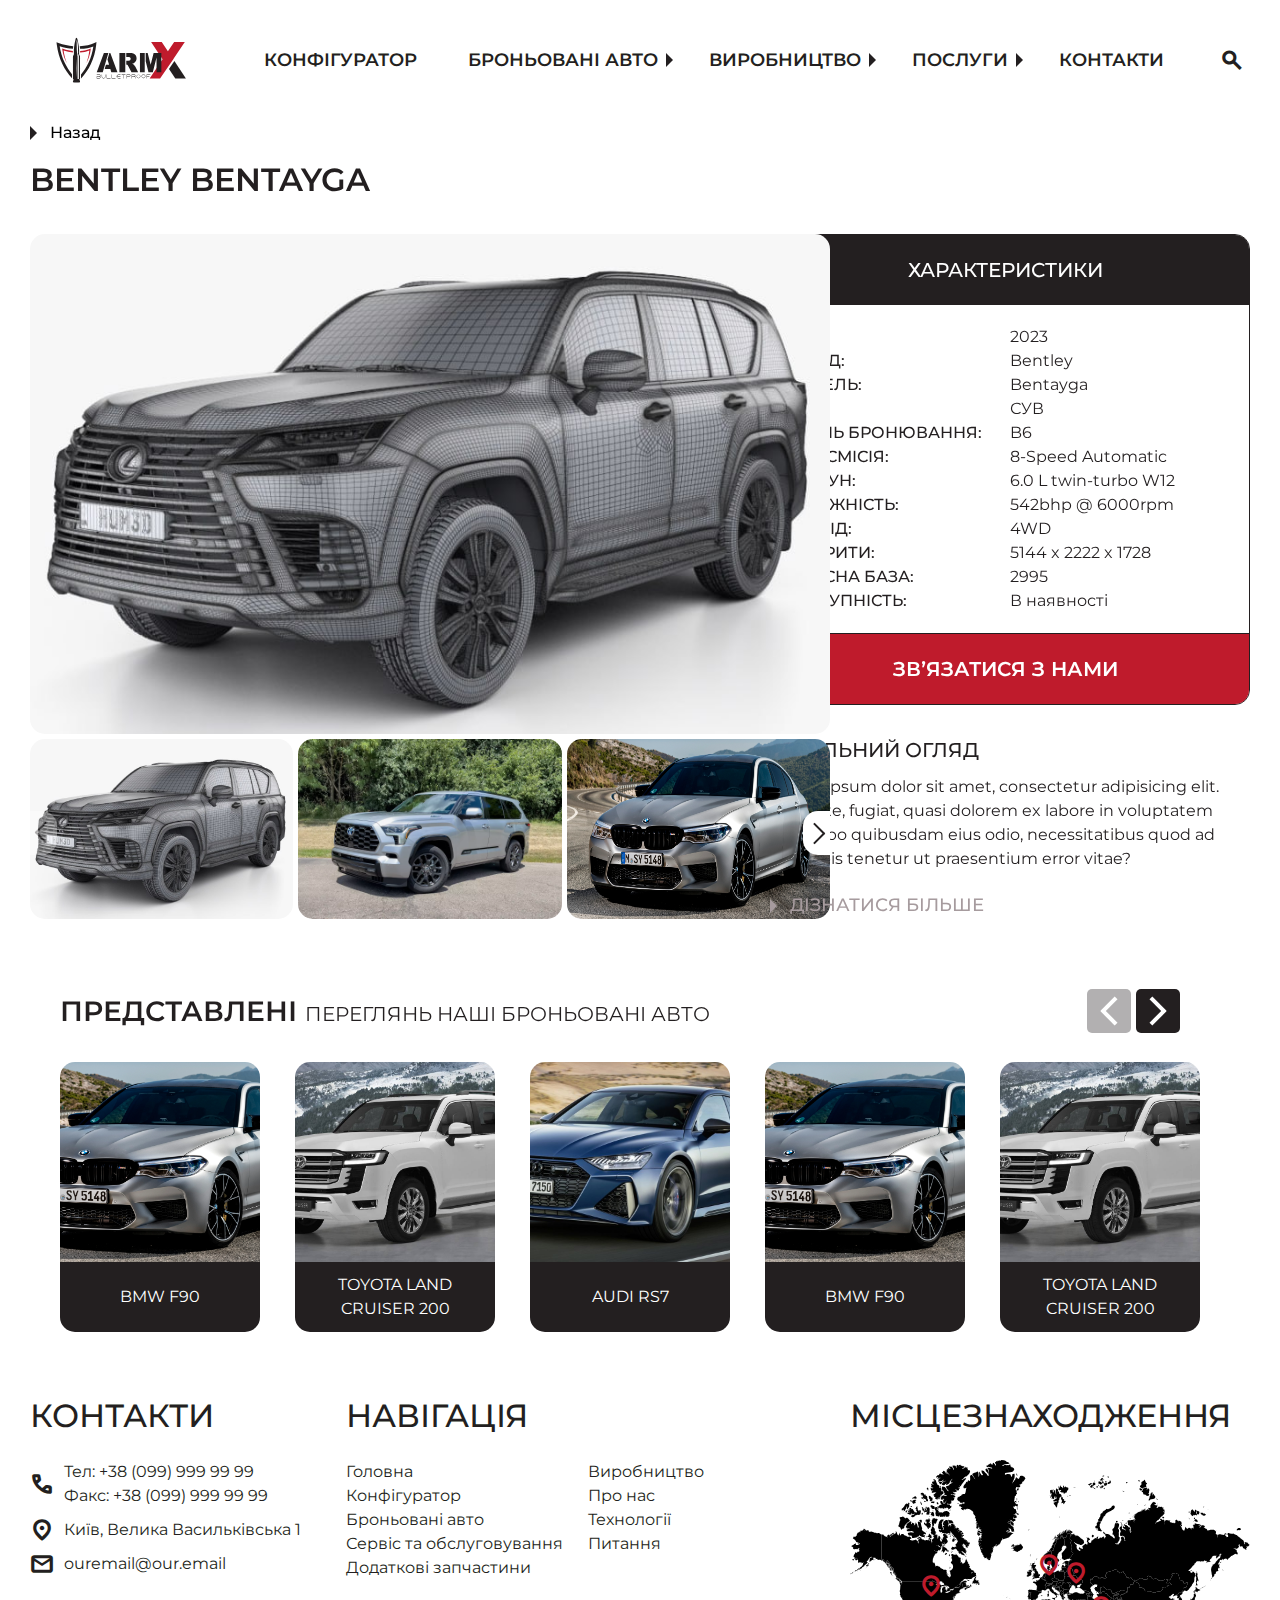
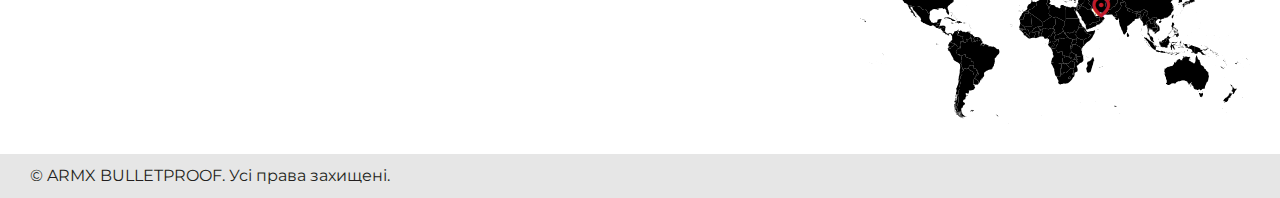
<file: car.html>
<!DOCTYPE html>
<html lang="en">
<head>
    <meta charset="UTF-8">
    <meta http-equiv="X-UA-Compatible" content="IE=edge">
    <meta name="viewport" content="width=device-width, initial-scale=1.0">
    <link rel="preconnect" href="https://fonts.googleapis.com">
    <link rel="preconnect" href="https://fonts.gstatic.com" crossorigin>
    <link rel="icon" type="image/x-icon" href="img/logo.svg" sizes="16x16 32x32">
    <link href="https://fonts.googleapis.com/css2?family=Montserrat:wght@400;500;600;700&display=swap" rel="stylesheet">
    <link rel="stylesheet" href="https://fonts.googleapis.com/css2?family=Material+Symbols+Outlined:opsz,wght,FILL,GRAD@48,400,0,0" />
    <link rel="stylesheet" href="https://cdn.jsdelivr.net/npm/swiper@10/swiper-bundle.min.css"/>
    <link rel="stylesheet" href="css/style.min.css">
    <title>Car</title>
</head>

<body>
    <div class="contact">
    <div class="contact__bg"></div>
    <form action="" class="contact__form">
        <div class="contact__cross"><span></span></div>
        <div class="contact__title">Звʼязатися з нами</div>
        <input type="text" class="contact__input" placeholder="Імʼя (Обовʼязково)">
        <input type="text" class="contact__input" placeholder="+38 (099) 999 99 99">
        <input type="text" class="contact__input" placeholder="Пошта (Обовʼязково)">
        <textarea class="contact__textarea" placeholder="Повідомлення (За бажанням)"></textarea>
        <button type="submit" class="contact__button">Відправити</button>
    </form>
</div>

<div class="contact__open"><span></span><p>Звʼязатися</p></div>
    <header class="header">
    <div class="header__container">
        <div class="header__lower">
            <a href="/carsFirst" class="header__logo"><img src="img/logo.svg" alt="logo" class="header__logo" width="250" height="50"></a>
            <nav class="nav">
                <!-- <a href="/carsFirst" class="nav__item"><p>головна</p></a> -->
                <a href="/carsFirst/configurator.html" class="nav__item"><p>конфігуратор</p></a>
                <div class="nav__item-special">
                    <a href="/carsFirst/vehicles.html" class="nav__item-special-a" data-main="1">броньовані авто<p></p></a>
                    <div class="nav__special" data-menu="1">
                        <div class="nav__special-left_vehicles">
                            <div class="nav__special-types">
                                <a href="#" class="nav__special-type" data-submenu="sedan">седан</a>
                                <div class="nav__special-right_vehicles-mobile" data-mobile="sedan">
                                    <a href="#" class="nav__special-item_vehicles">
                                        <div class="nav__special-text_vehicles">chevy corvette</div>
                                    </a>
                                    <a href="#" class="nav__special-item_vehicles">
                                        <div class="nav__special-text_vehicles">mistubishi outlander</div>
                                    </a>
                                    <a href="#" class="nav__special-item_vehicles">
                                        <div class="nav__special-text_vehicles">nissan juke</div>
                                    </a>
                                    <a href="#" class="nav__special-item_vehicles">
                                        <div class="nav__special-text_vehicles">tesla model s plaid</div>
                                    </a>
                                    <a href="#" class="nav__special-item_vehicles">
                                        <div class="nav__special-text_vehicles">toyota tundra</div>
                                    </a>
                                    <a href="#" class="nav__special-item_vehicles">
                                        <div class="nav__special-text_vehicles">form transit</div>
                                    </a>
                                    <a href="#" class="nav__special-item_vehicles">
                                        <div class="nav__special-text_vehicles">chevy corvette</div>
                                    </a>
                                    <a href="#" class="nav__special-item_vehicles">
                                        <div class="nav__special-text_vehicles">mistubishi outlander</div>
                                    </a>
                                    <a href="#" class="nav__special-item_vehicles">
                                        <div class="nav__special-text_vehicles">nissan juke</div>
                                    </a>
                                    <a href="#" class="nav__special-item_vehicles">
                                        <div class="nav__special-text_vehicles">tesla model s plaid</div>
                                    </a>
                                    <a href="#" class="nav__special-item_vehicles">
                                        <div class="nav__special-text_vehicles">toyota tundra</div>
                                    </a>
                                    <a href="#" class="nav__special-item_vehicles">
                                        <div class="nav__special-text_vehicles">form transit</div>
                                    </a>
                                    <a href="#" class="nav__special-item_vehicles">
                                        <div class="nav__special-text_vehicles">chevy corvette</div>
                                    </a>
                                    <a href="#" class="nav__special-item_vehicles">
                                        <div class="nav__special-text_vehicles">mistubishi outlander</div>
                                    </a>
                                    <a href="#" class="nav__special-item_vehicles">
                                        <div class="nav__special-text_vehicles">nissan juke</div>
                                    </a>
                                    <a href="#" class="nav__special-item_vehicles">
                                        <div class="nav__special-text_vehicles">tesla model s plaid</div>
                                    </a>
                                    <a href="#" class="nav__special-item_vehicles">
                                        <div class="nav__special-text_vehicles">toyota tundra</div>
                                    </a>
                                    <a href="#" class="nav__special-item_vehicles">
                                        <div class="nav__special-text_vehicles">form transit</div>
                                    </a>
                                </div>
                                <a href="#" class="nav__special-type" data-submenu="suv">сув</a>
                                <div class="nav__special-right_vehicles-mobile" data-mobile="suv">
                                    <a href="#" class="nav__special-item_vehicles">
                                        <div class="nav__special-text_vehicles">chevy corvette</div>
                                    </a>
                                    <a href="#" class="nav__special-item_vehicles">
                                        <div class="nav__special-text_vehicles">mistubishi outlander</div>
                                    </a>
                                    <a href="#" class="nav__special-item_vehicles">
                                        <div class="nav__special-text_vehicles">nissan juke</div>
                                    </a>
                                    <a href="#" class="nav__special-item_vehicles">
                                        <div class="nav__special-text_vehicles">tesla model s plaid</div>
                                    </a>
                                    <a href="#" class="nav__special-item_vehicles">
                                        <div class="nav__special-text_vehicles">toyota tundra</div>
                                    </a>
                                    <a href="#" class="nav__special-item_vehicles">
                                        <div class="nav__special-text_vehicles">form transit</div>
                                    </a>
                                </div>
                                <a href="#" class="nav__special-type" data-submenu="minivan">мінівен</a>
                                <div class="nav__special-right_vehicles-mobile" data-mobile="minivan">
                                    <a href="#" class="nav__special-item_vehicles">
                                        <div class="nav__special-text_vehicles">chevy corvette</div>
                                    </a>
                                    <a href="#" class="nav__special-item_vehicles">
                                        <div class="nav__special-text_vehicles">mistubishi outlander</div>
                                    </a>
                                    <a href="#" class="nav__special-item_vehicles">
                                        <div class="nav__special-text_vehicles">nissan juke</div>
                                    </a>
                                    <a href="#" class="nav__special-item_vehicles">
                                        <div class="nav__special-text_vehicles">tesla model s plaid</div>
                                    </a>
                                    <a href="#" class="nav__special-item_vehicles">
                                        <div class="nav__special-text_vehicles">toyota tundra</div>
                                    </a>
                                    <a href="#" class="nav__special-item_vehicles">
                                        <div class="nav__special-text_vehicles">form transit</div>
                                    </a>
                                </div>
                            </div>
                            <a href="/carsFirst/vehicles.html" class="nav__special-type nav__special-type_all">усі</a>
                        </div>
                        <div class="nav__special-right_vehicles _submenu" data-content="sedan">
                            <a href="#" class="nav__special-item_vehicles">
                                <div class="nav__special-text_vehicles">chevy corvette</div>
                            </a>
                            <a href="#" class="nav__special-item_vehicles">
                                <div class="nav__special-text_vehicles">mistubishi outlander</div>
                            </a>
                            <a href="#" class="nav__special-item_vehicles">
                                <div class="nav__special-text_vehicles">nissan juke</div>
                            </a>
                            <a href="#" class="nav__special-item_vehicles">
                                <div class="nav__special-text_vehicles">tesla model s plaid</div>
                            </a>
                            <a href="#" class="nav__special-item_vehicles">
                                <div class="nav__special-text_vehicles">toyota tundra</div>
                            </a>
                            <a href="#" class="nav__special-item_vehicles">
                                <div class="nav__special-text_vehicles">form transit</div>
                            </a>
                            <a href="#" class="nav__special-item_vehicles">
                                <div class="nav__special-text_vehicles">chevy corvette</div>
                            </a>
                            <a href="#" class="nav__special-item_vehicles">
                                <div class="nav__special-text_vehicles">mistubishi outlander</div>
                            </a>
                            <a href="#" class="nav__special-item_vehicles">
                                <div class="nav__special-text_vehicles">nissan juke</div>
                            </a>
                            <a href="#" class="nav__special-item_vehicles">
                                <div class="nav__special-text_vehicles">tesla model s plaid</div>
                            </a>
                            <a href="#" class="nav__special-item_vehicles">
                                <div class="nav__special-text_vehicles">toyota tundra</div>
                            </a>
                            <a href="#" class="nav__special-item_vehicles">
                                <div class="nav__special-text_vehicles">form transit</div>
                            </a>
                            <a href="#" class="nav__special-item_vehicles">
                                <div class="nav__special-text_vehicles">chevy corvette</div>
                            </a>
                            <a href="#" class="nav__special-item_vehicles">
                                <div class="nav__special-text_vehicles">mistubishi outlander</div>
                            </a>
                            <a href="#" class="nav__special-item_vehicles">
                                <div class="nav__special-text_vehicles">nissan juke</div>
                            </a>
                            <a href="#" class="nav__special-item_vehicles">
                                <div class="nav__special-text_vehicles">tesla model s plaid</div>
                            </a>
                            <a href="#" class="nav__special-item_vehicles">
                                <div class="nav__special-text_vehicles">toyota tundra</div>
                            </a>
                            <a href="#" class="nav__special-item_vehicles">
                                <div class="nav__special-text_vehicles">form transit</div>
                            </a>
                        </div>
                        <div class="nav__special-right_vehicles" data-content="suv">
                            <a href="#" class="nav__special-item_vehicles">
                                <div class="nav__special-text_vehicles">chevy corvette</div>
                            </a>
                            <a href="#" class="nav__special-item_vehicles">
                                <div class="nav__special-text_vehicles">mistubishi outlander</div>
                            </a>
                            <a href="#" class="nav__special-item_vehicles">
                                <div class="nav__special-text_vehicles">nissan juke</div>
                            </a>
                            <a href="#" class="nav__special-item_vehicles">
                                <div class="nav__special-text_vehicles">tesla model s plaid</div>
                            </a>
                            <a href="#" class="nav__special-item_vehicles">
                                <div class="nav__special-text_vehicles">toyota tundra</div>
                            </a>
                            <a href="#" class="nav__special-item_vehicles">
                                <div class="nav__special-text_vehicles">form transit</div>
                            </a>
                        </div>
                        <div class="nav__special-right_vehicles" data-content="minivan">
                            <a href="#" class="nav__special-item_vehicles">
                                <div class="nav__special-text_vehicles">chevy corvette</div>
                            </a>
                            <a href="#" class="nav__special-item_vehicles">
                                <div class="nav__special-text_vehicles">mistubishi outlander</div>
                            </a>
                            <a href="#" class="nav__special-item_vehicles">
                                <div class="nav__special-text_vehicles">nissan juke</div>
                            </a>
                            <a href="#" class="nav__special-item_vehicles">
                                <div class="nav__special-text_vehicles">tesla model s plaid</div>
                            </a>
                            <a href="#" class="nav__special-item_vehicles">
                                <div class="nav__special-text_vehicles">toyota tundra</div>
                            </a>
                            <a href="#" class="nav__special-item_vehicles">
                                <div class="nav__special-text_vehicles">form transit</div>
                            </a>
                        </div>
                    </div>
                </div>
                <div class="nav__item-special">
                    <a href="#" class="nav__item-special-a" data-main="2">виробництво</a>
                    <div class="nav__special" data-menu="2">
                        <div class="nav__special-left">
                            <div class="nav__special-left_top">
                                <div class="nav__special-title">виробництво</div>
                                <div class="nav__special-desc">Lorem ipsum dolor sit amet consectetur adipisicing elit. Voluptatibus, aliquam. Omnis porro error suscipit quae esse doloremque recusandae expedita fugiat molestiae ipsam perspiciatis, pariatur voluptatibus magni aliquid ullam nemo nostrum.</div>
                            </div>
                            <a href="#" class="nav__special-button">дізнатись</a>
                        </div>
                        <div class="nav__special-right">
                            <a href="/carsFirst/services.html" class="nav__special-item">
                                <div class="nav__special-text">про нас</div>
                                <img src="img/armoring.png" alt="specifications">
                            </a>
                            <a href="/carsFirst/options.html" class="nav__special-item">
                                <div class="nav__special-text">технології</div>
                                <img src="img/armoring.png" alt="added options">
                            </a>
                            <a href="/carsFirst/faqs.html" class="nav__special-item">
                                <div class="nav__special-text">питання</div>
                                <img src="img/armoring.png" alt="knowledge base">
                            </a>
                        </div>
                    </div>
                </div>
                <div class="nav__item-special">
                    <a href="/carsFirst/services.html" class="nav__item-special-a" data-main="3">послуги</a>
                    <div class="nav__special" data-menu="3">
                        <div class="nav__special-left">
                            <div class="nav__special-left_top">
                                <div class="nav__special-title">послуги</div>
                                <div class="nav__special-desc">Lorem ipsum dolor sit amet consectetur adipisicing elit. Voluptatibus, aliquam. Omnis porro error suscipit quae esse doloremque recusandae expedita fugiat molestiae ipsam perspiciatis, pariatur voluptatibus magni aliquid ullam nemo nostrum.</div>
                            </div>
                            <a href="/carsFirst/services.html" class="nav__special-button">дізнатись</a>
                        </div>
                        <div class="nav__special-right">
                            <a href="/carsFirst/services.html" class="nav__special-item">
                                <div class="nav__special-tex nav__special-text_big">сервіс та<br>обслуговування</div>
                                <img src="img/armoring.png" alt="specifications">
                            </a>
                            <a href="/carsFirst/options.html" class="nav__special-item">
                                <div class="nav__special-text nav__special-text_big">додаткові<br>запчастини</div>
                                <img src="img/armoring.png" alt="added options">
                            </a>
                        </div>
                    </div>
                </div>
                <!-- <div class="nav__item-special">
                    <a href="#"class="nav__item-special-a" data-main="3">about</a>
                    <div class="nav__special" data-menu="3">
                        <div class="nav__special-left">
                            <div class="nav__special-left_top">
                                <div class="nav__special-title">about</div>
                                <div class="nav__special-desc">Lorem ipsum dolor sit amet consectetur adipisicing elit. Voluptatibus, aliquam. Omnis porro error suscipit quae esse doloremque recusandae expedita fugiat molestiae ipsam perspiciatis, pariatur voluptatibus magni aliquid ullam nemo nostrum.</div>
                            </div>
                            <a href="./about" class="nav__special-button">explore</a>
                        </div>
                        <div class="nav__special-right">
                            <a href="#" class="nav__special-item">
                                <div class="nav__special-text">the company</div>
                            </a>
                            <a href="#" class="nav__special-item">
                                <div class="nav__special-text">process</div>
                            </a>
                            <a href="#" class="nav__special-item">
                                <div class="nav__special-text">faqs</div>
                            </a>
                            <a href="#" class="nav__special-item">
                                <div class="nav__special-text">videos</div>
                            </a>
                            <a href="#" class="nav__special-item">
                                <div class="nav__special-text">locations</div>
                            </a>
                            <a href="#" class="nav__special-item">
                                <div class="nav__special-text">blog</div>
                            </a>
                        </div>
                    </div>
                </div> -->
                <div class="nav__item" id="headerContact"><p>контакти</p></div>
            </nav>
            <div class="header__search">
                <input class="header__search-input" type="text" placeholder="SEARCH">
                <button class="header__search-icon">
                    <span class="material-symbols-outlined">search</span>
                </button>
            </div>    
            <div class="burger"><span></span></div>
        </div>
    </div>
</header>
    <main class="main">
        <div class="car">
            <div class="car__container">
                <button class="car__back" type="button" onclick="history.go(-1)">Назад</button>
                <div class="car__title">Bentley Bentayga</div>
                <div class="car__content">
                    <div class="swiper car__slider">
                        <img class="car__slide-big" src="" alt="vehicle" loading="lazy">
                        <div class="swiper-wrapper car__wrapper">
                            <img class="swiper-slide car__slide" src="img/2023-09-04 12.12.22.jpg" alt="vehicle" loading="lazy">
                            <img class="swiper-slide car__slide" src="img/banner3.webp" alt="vehicle" loading="lazy">
                            <img class="swiper-slide car__slide" src="img/banner.webp" alt="vehicle" loading="lazy">
                            <img class="swiper-slide car__slide" src="img/banner2.jpeg" alt="vehicle" loading="lazy">
                            <img class="swiper-slide car__slide" src="img/vehicle.webp" alt="vehicle" loading="lazy">
                        </div>
                        <div class="swiper-button-prev car__button car__button-prev"></div>
                        <div class="swiper-button-next car__button car__button-next"></div>
                    </div>
                    <div class="car__right">
                        <div class="car__desc">
                            <div class="car__desc-title">характеристики</div>
                            <div class="car__desc-params">
                                <div class="car__desc-param">Рік:<span>2023</span></div>
                                <div class="car__desc-param">Бренд:<span>Bentley</span></div>
                                <div class="car__desc-param">Модель:<span>Bentayga</span></div>
                                <div class="car__desc-param">Тип:<span>СУВ</span></div>
                                <div class="car__desc-param">Рівень бронювання:<span>B6</span></div>
                                <div class="car__desc-param">Трансмісія:<span>8-Speed Automatic</span></div>
                                <div class="car__desc-param">Двигун:<span>6.0 L twin-turbo W12</span></div>
                                <div class="car__desc-param">Потужність:<span>542bhp @ 6000rpm</span></div>
                                <div class="car__desc-param">Привід:<span>4WD</span></div>
                                <div class="car__desc-param">Габарити:<span>5144 x 2222 x 1728</span></div>
                                <div class="car__desc-param">Колісна база:<span>2995</span></div>
                                <div class="car__desc-param">Доступність:<span>В наявності</span></div>
                            </div>
                            <button class="car__desc-button slider-contact">Звʼязатися з нами</button>
                        </div>
                        <div class="car__less">
                            <div class="car__less-title">Загальний огляд</div>
                            <div class="car__less-text">Lorem ipsum dolor sit amet, consectetur adipisicing elit. Sapiente, fugiat, quasi dolorem ex labore in voluptatem explicabo quibusdam eius odio, necessitatibus quod ad est nobis tenetur ut praesentium error vitae?</div>
                            <button class="car__less-button">Дізнатися більше</button>
                        </div>
                    </div>
                </div>
                <div class="car__more">Lorem ipsum dolor sit amet, consectetur adipisicing elit. Impedit qui magnam sit corrupti explicabo fugiat excepturi voluptas ad natus debitis sunt maxime laboriosam similique assumenda quae, eius nisi nemo necessitatibus temporibus sint ipsa asperiores non nihil. Accusamus fugiat asperiores placeat, eos debitis, quaerat fugit velit, omnis perferendis deleniti harum eaque odit! Excepturi obcaecati molestiae, odit explicabo inventore iusto dolorum adipisci facilis, commodi corporis ut hic perferendis unde sed fugiat mollitia sunt tempora sit praesentium numquam. Aspernatur magni facilis aperiam suscipit ipsum nihil quaerat, natus error minima dolores laudantium sint blanditiis consequatur architecto exercitationem nam perferendis labore veritatis? Numquam veniam eaque vero et fuga, odit cupiditate nobis exercitationem explicabo similique quos voluptas voluptates reprehenderit perferendis quis obcaecati harum pariatur est necessitatibus asperiores sed commodi ullam! Fugit ipsam ipsum neque a labore deserunt, nisi velit est vitae. Consequatur, culpa possimus. Quod neque odio architecto dolores eaque, ipsa quia nemo dicta. Accusantium alias autem ab quis reiciendis explicabo temporibus accusamus minima. Neque quae voluptatibus ipsa, repellat amet nam dolore consequuntur fugiat! Placeat possimus mollitia voluptates ad? Natus accusantium culpa quibusdam veniam officiis laborum, incidunt, ad, quasi voluptate earum iste ex. Ut quam voluptas incidunt consequatur. Quo, consectetur dolor delectus impedit maiores quis modi!</div>
                <div class="featured">
                    <div class="featured__container">
                        <div class="featured__top">
                            <div class="featured__title">Представлені <span>Переглянь наші броньовані авто</span></div>
                            <div class="featured__buttons">
                                <div class="swiper-button-prev featured__button featured__button-prev"></div>
                                <div class="swiper-button-next featured__button featured__button-next"></div>
                            </div>
                        </div>
                        <div class="swiper featured__slider-car">
                            <div class="swiper-wrapper featured__wrapper">
                                <a href="/carsFirst/car.html" class="swiper-slide featured__slide-car">
                                    <img src="img/banner.webp" alt="featured" loading="lazy">
                                    <div class="featured__text featured__text-car">bmw f90</div>
                                </a>
                                <a href="/carsFirst/car.html" class="swiper-slide featured__slide-car">
                                    <img src="img/banner2.jpeg" alt="featured" loading="lazy">
                                    <div class="featured__text featured__text-car">toyota land cruiser 200</div>
                                </a>
                                <a href="/carsFirst/car.html" class="swiper-slide featured__slide-car">
                                    <img src="img/banner3.jpeg" alt="featured" loading="lazy">
                                    <div class="featured__text featured__text-car">audi rs7</div>
                                </a>
                                <a href="/carsFirst/car.html" class="swiper-slide featured__slide-car">
                                    <img src="img/banner.webp" alt="featured" loading="lazy">
                                    <div class="featured__text featured__text-car">bmw f90</div>
                                </a>
                                <a href="/carsFirst/car.html" class="swiper-slide featured__slide-car">
                                    <img src="img/banner2.jpeg" alt="featured" loading="lazy">
                                    <div class="featured__text featured__text-car">toyota land cruiser 200</div>
                                </a>
                                <a href="/carsFirst/car.html" class="swiper-slide featured__slide-car">
                                    <img src="img/banner3.jpeg" alt="featured" loading="lazy">
                                    <div class="featured__text featured__text-car">audi rs7</div>
                                </a>
                                <a href="/carsFirst/car.html" class="swiper-slide featured__slide-car">
                                    <img src="img/banner3.jpeg" alt="featured" loading="lazy">
                                    <div class="featured__text featured__text-car">audi rs7</div>
                                </a>
                                <a href="/carsFirst/car.html" class="swiper-slide featured__slide-car">
                                    <img src="img/banner3.jpeg" alt="featured" loading="lazy">
                                    <div class="featured__text featured__text-car">audi rs7</div>
                                </a>
                            </div>
                          </div>
                    </div>
                </div>        
            </div>
        </div>
    </main>
    <footer class="footer">
    <div class="footer__container">
        <div class="footer__contact">
            <div class="footer__title">Контакти</div>
            <div class="footer__contact-texts">
                <div class="footer__contact-text">
                    <span class="material-symbols-outlined">call</span>
                    <p>
                        Тел: +38 (099) 999 99 99 <br>
                        Факс: +38 (099) 999 99 99
                    </p>
                </div>
                <div class="footer__contact-text"><span class="material-symbols-outlined">location_on</span>Київ, Велика Васильківська 1</div>
                <div class="footer__contact-text"><span class="material-symbols-outlined">mail</span>ouremail@our.email</div>
            </div>
        </div>
        <div class="footer__brands">
            <div class="footer__title">Навігація</div>
            <div class="footer__brands-content">
                <a href="/carsFirst" class="footer__brands-item">Головна</a>
                <a href="#" class="footer__brands-item">Виробництво</a>
                <a href="#" class="footer__brands-item">Конфігуратор</a>
                <a href="#" class="footer__brands-item">Про нас</a>
                <a href="/carsFirst/vehicles.html" class="footer__brands-item">Броньовані авто</a>
                <a href="#" class="footer__brands-item">Технології</a>
                <a href="/carsFirst/services.html" class="footer__brands-item">Сервіс та обслуговування</a>
                <a href="#" class="footer__brands-item">Питання</a>
                <a href="/carsFirst/options.html" class="footer__brands-item">Додаткові запчастини</a>
            </div>
        </div>
        <div class="footer__map">
            <div class="footer__title">Місцезнаходження</div>
            <div class="footer__map-content">
                <img class="footer__map-img" src="img/world.svg" alt="map">
                <div class="footer__map-location" id="locusa">
                    <div class="footer__map-country" data-country="usa">США</div>
                    <span class="material-symbols-outlined footer__map-icon" data-icon="usa">location_on</span>
                </div>
                <div class="footer__map-location" id="locukraine">
                    <div class="footer__map-country" data-country="ukraine">Україна</div>
                    <span class="material-symbols-outlined footer__map-icon" data-icon="ukraine">location_on</span>
                </div>
                <div class="footer__map-location" id="locuae">
                    <div class="footer__map-country" data-country="uae">ОАЕ</div>
                    <span class="material-symbols-outlined footer__map-icon" data-icon="uae">location_on</span>
                </div>
                <div class="footer__map-location" id="locgermany">
                    <div class="footer__map-country" data-country="germany">Німеччина</div>
                    <span class="material-symbols-outlined footer__map-icon" data-icon="germany">location_on</span>
                </div>
            </div>
        </div>
    </div>
</footer>
<div class="footer__bottom">
    <div class="footer__bottom-container">
        © ARMX BULLETPROOF. Усі права захищені.
    </div>
</div>
    <script src="https://cdn.jsdelivr.net/npm/swiper@10/swiper-bundle.min.js"></script>
    <script src="js/app.min.js"></script>
</body>
</html>
</file>
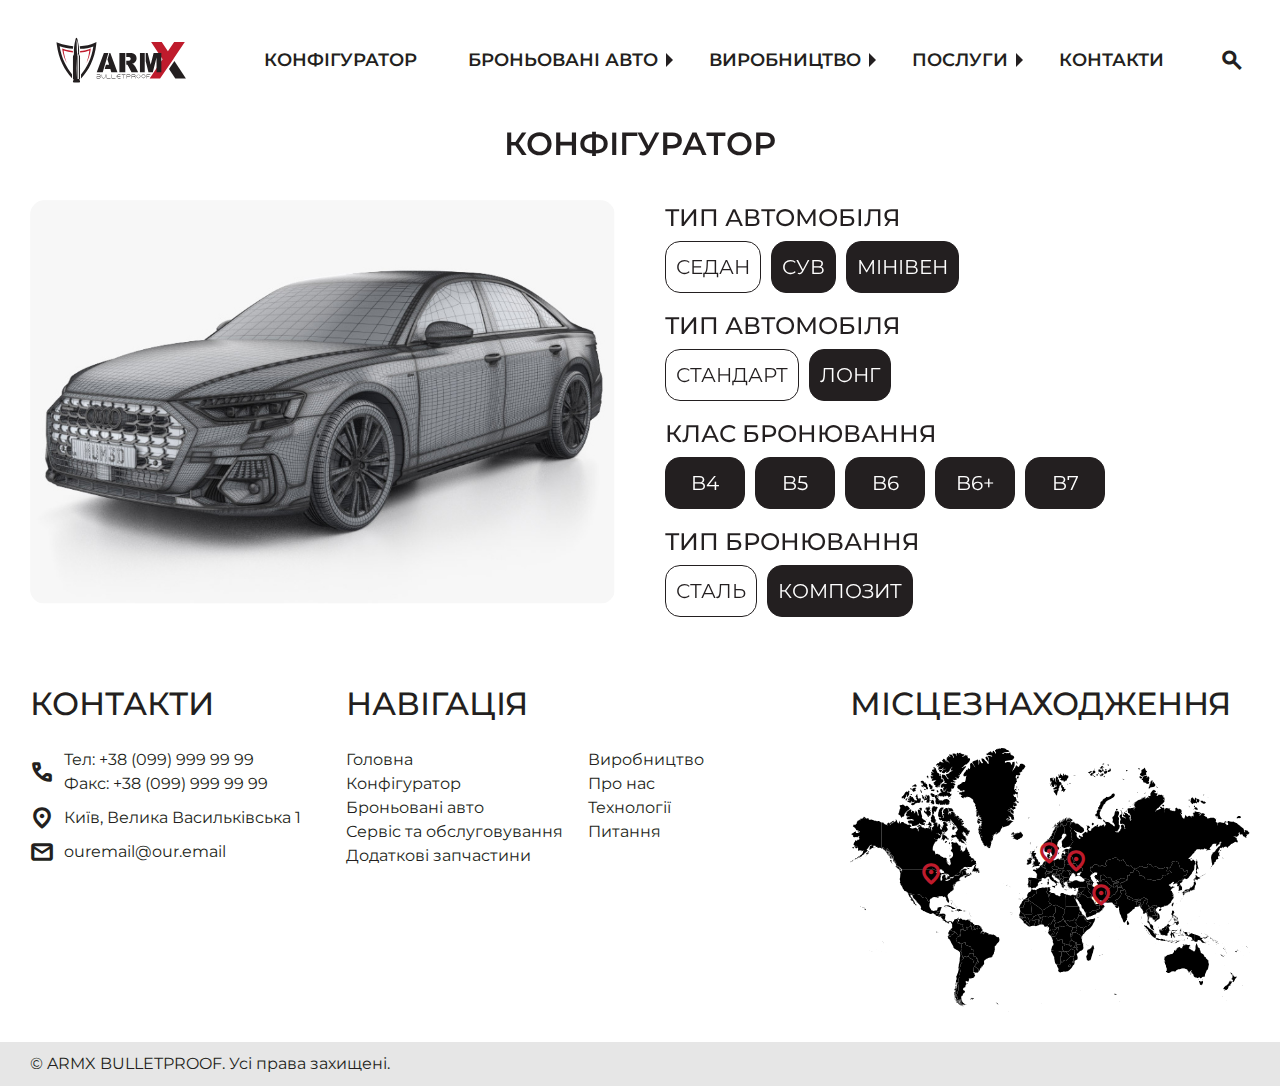
<file: configurator.html>
<!DOCTYPE html>
<html lang="en">
<head>
    <meta charset="UTF-8">
    <meta http-equiv="X-UA-Compatible" content="IE=edge">
    <meta name="viewport" content="width=device-width, initial-scale=1.0">
    <link rel="preconnect" href="https://fonts.googleapis.com">
    <link rel="preconnect" href="https://fonts.gstatic.com" crossorigin>
    <link rel="icon" type="image/x-icon" href="img/logo.svg" sizes="16x16 32x32">
    <link href="https://fonts.googleapis.com/css2?family=Montserrat:wght@400;500;600;700&display=swap" rel="stylesheet">
    <link rel="stylesheet" href="https://fonts.googleapis.com/css2?family=Material+Symbols+Outlined:opsz,wght,FILL,GRAD@48,400,0,0" />
    <link rel="stylesheet" href="https://cdn.jsdelivr.net/npm/swiper@10/swiper-bundle.min.css"/>
    <link rel="stylesheet" href="css/style.min.css">
    <title>CONFIGURATOR</title>
</head>

<body>
    <div class="contact">
    <div class="contact__bg"></div>
    <form action="" class="contact__form">
        <div class="contact__cross"><span></span></div>
        <div class="contact__title">Звʼязатися з нами</div>
        <input type="text" class="contact__input" placeholder="Імʼя (Обовʼязково)">
        <input type="text" class="contact__input" placeholder="+38 (099) 999 99 99">
        <input type="text" class="contact__input" placeholder="Пошта (Обовʼязково)">
        <textarea class="contact__textarea" placeholder="Повідомлення (За бажанням)"></textarea>
        <button type="submit" class="contact__button">Відправити</button>
    </form>
</div>

<div class="contact__open"><span></span><p>Звʼязатися</p></div>
    <header class="header">
    <div class="header__container">
        <div class="header__lower">
            <a href="/carsFirst" class="header__logo"><img src="img/logo.svg" alt="logo" class="header__logo" width="250" height="50"></a>
            <nav class="nav">
                <!-- <a href="/carsFirst" class="nav__item"><p>головна</p></a> -->
                <a href="/carsFirst/configurator.html" class="nav__item"><p>конфігуратор</p></a>
                <div class="nav__item-special">
                    <a href="/carsFirst/vehicles.html" class="nav__item-special-a" data-main="1">броньовані авто<p></p></a>
                    <div class="nav__special" data-menu="1">
                        <div class="nav__special-left_vehicles">
                            <div class="nav__special-types">
                                <a href="#" class="nav__special-type" data-submenu="sedan">седан</a>
                                <div class="nav__special-right_vehicles-mobile" data-mobile="sedan">
                                    <a href="#" class="nav__special-item_vehicles">
                                        <div class="nav__special-text_vehicles">chevy corvette</div>
                                    </a>
                                    <a href="#" class="nav__special-item_vehicles">
                                        <div class="nav__special-text_vehicles">mistubishi outlander</div>
                                    </a>
                                    <a href="#" class="nav__special-item_vehicles">
                                        <div class="nav__special-text_vehicles">nissan juke</div>
                                    </a>
                                    <a href="#" class="nav__special-item_vehicles">
                                        <div class="nav__special-text_vehicles">tesla model s plaid</div>
                                    </a>
                                    <a href="#" class="nav__special-item_vehicles">
                                        <div class="nav__special-text_vehicles">toyota tundra</div>
                                    </a>
                                    <a href="#" class="nav__special-item_vehicles">
                                        <div class="nav__special-text_vehicles">form transit</div>
                                    </a>
                                    <a href="#" class="nav__special-item_vehicles">
                                        <div class="nav__special-text_vehicles">chevy corvette</div>
                                    </a>
                                    <a href="#" class="nav__special-item_vehicles">
                                        <div class="nav__special-text_vehicles">mistubishi outlander</div>
                                    </a>
                                    <a href="#" class="nav__special-item_vehicles">
                                        <div class="nav__special-text_vehicles">nissan juke</div>
                                    </a>
                                    <a href="#" class="nav__special-item_vehicles">
                                        <div class="nav__special-text_vehicles">tesla model s plaid</div>
                                    </a>
                                    <a href="#" class="nav__special-item_vehicles">
                                        <div class="nav__special-text_vehicles">toyota tundra</div>
                                    </a>
                                    <a href="#" class="nav__special-item_vehicles">
                                        <div class="nav__special-text_vehicles">form transit</div>
                                    </a>
                                    <a href="#" class="nav__special-item_vehicles">
                                        <div class="nav__special-text_vehicles">chevy corvette</div>
                                    </a>
                                    <a href="#" class="nav__special-item_vehicles">
                                        <div class="nav__special-text_vehicles">mistubishi outlander</div>
                                    </a>
                                    <a href="#" class="nav__special-item_vehicles">
                                        <div class="nav__special-text_vehicles">nissan juke</div>
                                    </a>
                                    <a href="#" class="nav__special-item_vehicles">
                                        <div class="nav__special-text_vehicles">tesla model s plaid</div>
                                    </a>
                                    <a href="#" class="nav__special-item_vehicles">
                                        <div class="nav__special-text_vehicles">toyota tundra</div>
                                    </a>
                                    <a href="#" class="nav__special-item_vehicles">
                                        <div class="nav__special-text_vehicles">form transit</div>
                                    </a>
                                </div>
                                <a href="#" class="nav__special-type" data-submenu="suv">сув</a>
                                <div class="nav__special-right_vehicles-mobile" data-mobile="suv">
                                    <a href="#" class="nav__special-item_vehicles">
                                        <div class="nav__special-text_vehicles">chevy corvette</div>
                                    </a>
                                    <a href="#" class="nav__special-item_vehicles">
                                        <div class="nav__special-text_vehicles">mistubishi outlander</div>
                                    </a>
                                    <a href="#" class="nav__special-item_vehicles">
                                        <div class="nav__special-text_vehicles">nissan juke</div>
                                    </a>
                                    <a href="#" class="nav__special-item_vehicles">
                                        <div class="nav__special-text_vehicles">tesla model s plaid</div>
                                    </a>
                                    <a href="#" class="nav__special-item_vehicles">
                                        <div class="nav__special-text_vehicles">toyota tundra</div>
                                    </a>
                                    <a href="#" class="nav__special-item_vehicles">
                                        <div class="nav__special-text_vehicles">form transit</div>
                                    </a>
                                </div>
                                <a href="#" class="nav__special-type" data-submenu="minivan">мінівен</a>
                                <div class="nav__special-right_vehicles-mobile" data-mobile="minivan">
                                    <a href="#" class="nav__special-item_vehicles">
                                        <div class="nav__special-text_vehicles">chevy corvette</div>
                                    </a>
                                    <a href="#" class="nav__special-item_vehicles">
                                        <div class="nav__special-text_vehicles">mistubishi outlander</div>
                                    </a>
                                    <a href="#" class="nav__special-item_vehicles">
                                        <div class="nav__special-text_vehicles">nissan juke</div>
                                    </a>
                                    <a href="#" class="nav__special-item_vehicles">
                                        <div class="nav__special-text_vehicles">tesla model s plaid</div>
                                    </a>
                                    <a href="#" class="nav__special-item_vehicles">
                                        <div class="nav__special-text_vehicles">toyota tundra</div>
                                    </a>
                                    <a href="#" class="nav__special-item_vehicles">
                                        <div class="nav__special-text_vehicles">form transit</div>
                                    </a>
                                </div>
                            </div>
                            <a href="/carsFirst/vehicles.html" class="nav__special-type nav__special-type_all">усі</a>
                        </div>
                        <div class="nav__special-right_vehicles _submenu" data-content="sedan">
                            <a href="#" class="nav__special-item_vehicles">
                                <div class="nav__special-text_vehicles">chevy corvette</div>
                            </a>
                            <a href="#" class="nav__special-item_vehicles">
                                <div class="nav__special-text_vehicles">mistubishi outlander</div>
                            </a>
                            <a href="#" class="nav__special-item_vehicles">
                                <div class="nav__special-text_vehicles">nissan juke</div>
                            </a>
                            <a href="#" class="nav__special-item_vehicles">
                                <div class="nav__special-text_vehicles">tesla model s plaid</div>
                            </a>
                            <a href="#" class="nav__special-item_vehicles">
                                <div class="nav__special-text_vehicles">toyota tundra</div>
                            </a>
                            <a href="#" class="nav__special-item_vehicles">
                                <div class="nav__special-text_vehicles">form transit</div>
                            </a>
                            <a href="#" class="nav__special-item_vehicles">
                                <div class="nav__special-text_vehicles">chevy corvette</div>
                            </a>
                            <a href="#" class="nav__special-item_vehicles">
                                <div class="nav__special-text_vehicles">mistubishi outlander</div>
                            </a>
                            <a href="#" class="nav__special-item_vehicles">
                                <div class="nav__special-text_vehicles">nissan juke</div>
                            </a>
                            <a href="#" class="nav__special-item_vehicles">
                                <div class="nav__special-text_vehicles">tesla model s plaid</div>
                            </a>
                            <a href="#" class="nav__special-item_vehicles">
                                <div class="nav__special-text_vehicles">toyota tundra</div>
                            </a>
                            <a href="#" class="nav__special-item_vehicles">
                                <div class="nav__special-text_vehicles">form transit</div>
                            </a>
                            <a href="#" class="nav__special-item_vehicles">
                                <div class="nav__special-text_vehicles">chevy corvette</div>
                            </a>
                            <a href="#" class="nav__special-item_vehicles">
                                <div class="nav__special-text_vehicles">mistubishi outlander</div>
                            </a>
                            <a href="#" class="nav__special-item_vehicles">
                                <div class="nav__special-text_vehicles">nissan juke</div>
                            </a>
                            <a href="#" class="nav__special-item_vehicles">
                                <div class="nav__special-text_vehicles">tesla model s plaid</div>
                            </a>
                            <a href="#" class="nav__special-item_vehicles">
                                <div class="nav__special-text_vehicles">toyota tundra</div>
                            </a>
                            <a href="#" class="nav__special-item_vehicles">
                                <div class="nav__special-text_vehicles">form transit</div>
                            </a>
                        </div>
                        <div class="nav__special-right_vehicles" data-content="suv">
                            <a href="#" class="nav__special-item_vehicles">
                                <div class="nav__special-text_vehicles">chevy corvette</div>
                            </a>
                            <a href="#" class="nav__special-item_vehicles">
                                <div class="nav__special-text_vehicles">mistubishi outlander</div>
                            </a>
                            <a href="#" class="nav__special-item_vehicles">
                                <div class="nav__special-text_vehicles">nissan juke</div>
                            </a>
                            <a href="#" class="nav__special-item_vehicles">
                                <div class="nav__special-text_vehicles">tesla model s plaid</div>
                            </a>
                            <a href="#" class="nav__special-item_vehicles">
                                <div class="nav__special-text_vehicles">toyota tundra</div>
                            </a>
                            <a href="#" class="nav__special-item_vehicles">
                                <div class="nav__special-text_vehicles">form transit</div>
                            </a>
                        </div>
                        <div class="nav__special-right_vehicles" data-content="minivan">
                            <a href="#" class="nav__special-item_vehicles">
                                <div class="nav__special-text_vehicles">chevy corvette</div>
                            </a>
                            <a href="#" class="nav__special-item_vehicles">
                                <div class="nav__special-text_vehicles">mistubishi outlander</div>
                            </a>
                            <a href="#" class="nav__special-item_vehicles">
                                <div class="nav__special-text_vehicles">nissan juke</div>
                            </a>
                            <a href="#" class="nav__special-item_vehicles">
                                <div class="nav__special-text_vehicles">tesla model s plaid</div>
                            </a>
                            <a href="#" class="nav__special-item_vehicles">
                                <div class="nav__special-text_vehicles">toyota tundra</div>
                            </a>
                            <a href="#" class="nav__special-item_vehicles">
                                <div class="nav__special-text_vehicles">form transit</div>
                            </a>
                        </div>
                    </div>
                </div>
                <div class="nav__item-special">
                    <a href="#" class="nav__item-special-a" data-main="2">виробництво</a>
                    <div class="nav__special" data-menu="2">
                        <div class="nav__special-left">
                            <div class="nav__special-left_top">
                                <div class="nav__special-title">виробництво</div>
                                <div class="nav__special-desc">Lorem ipsum dolor sit amet consectetur adipisicing elit. Voluptatibus, aliquam. Omnis porro error suscipit quae esse doloremque recusandae expedita fugiat molestiae ipsam perspiciatis, pariatur voluptatibus magni aliquid ullam nemo nostrum.</div>
                            </div>
                            <a href="#" class="nav__special-button">дізнатись</a>
                        </div>
                        <div class="nav__special-right">
                            <a href="/carsFirst/services.html" class="nav__special-item">
                                <div class="nav__special-text">про нас</div>
                                <img src="img/armoring.png" alt="specifications">
                            </a>
                            <a href="/carsFirst/options.html" class="nav__special-item">
                                <div class="nav__special-text">технології</div>
                                <img src="img/armoring.png" alt="added options">
                            </a>
                            <a href="/carsFirst/faqs.html" class="nav__special-item">
                                <div class="nav__special-text">питання</div>
                                <img src="img/armoring.png" alt="knowledge base">
                            </a>
                        </div>
                    </div>
                </div>
                <div class="nav__item-special">
                    <a href="/carsFirst/services.html" class="nav__item-special-a" data-main="3">послуги</a>
                    <div class="nav__special" data-menu="3">
                        <div class="nav__special-left">
                            <div class="nav__special-left_top">
                                <div class="nav__special-title">послуги</div>
                                <div class="nav__special-desc">Lorem ipsum dolor sit amet consectetur adipisicing elit. Voluptatibus, aliquam. Omnis porro error suscipit quae esse doloremque recusandae expedita fugiat molestiae ipsam perspiciatis, pariatur voluptatibus magni aliquid ullam nemo nostrum.</div>
                            </div>
                            <a href="/carsFirst/services.html" class="nav__special-button">дізнатись</a>
                        </div>
                        <div class="nav__special-right">
                            <a href="/carsFirst/services.html" class="nav__special-item">
                                <div class="nav__special-tex nav__special-text_big">сервіс та<br>обслуговування</div>
                                <img src="img/armoring.png" alt="specifications">
                            </a>
                            <a href="/carsFirst/options.html" class="nav__special-item">
                                <div class="nav__special-text nav__special-text_big">додаткові<br>запчастини</div>
                                <img src="img/armoring.png" alt="added options">
                            </a>
                        </div>
                    </div>
                </div>
                <!-- <div class="nav__item-special">
                    <a href="#"class="nav__item-special-a" data-main="3">about</a>
                    <div class="nav__special" data-menu="3">
                        <div class="nav__special-left">
                            <div class="nav__special-left_top">
                                <div class="nav__special-title">about</div>
                                <div class="nav__special-desc">Lorem ipsum dolor sit amet consectetur adipisicing elit. Voluptatibus, aliquam. Omnis porro error suscipit quae esse doloremque recusandae expedita fugiat molestiae ipsam perspiciatis, pariatur voluptatibus magni aliquid ullam nemo nostrum.</div>
                            </div>
                            <a href="./about" class="nav__special-button">explore</a>
                        </div>
                        <div class="nav__special-right">
                            <a href="#" class="nav__special-item">
                                <div class="nav__special-text">the company</div>
                            </a>
                            <a href="#" class="nav__special-item">
                                <div class="nav__special-text">process</div>
                            </a>
                            <a href="#" class="nav__special-item">
                                <div class="nav__special-text">faqs</div>
                            </a>
                            <a href="#" class="nav__special-item">
                                <div class="nav__special-text">videos</div>
                            </a>
                            <a href="#" class="nav__special-item">
                                <div class="nav__special-text">locations</div>
                            </a>
                            <a href="#" class="nav__special-item">
                                <div class="nav__special-text">blog</div>
                            </a>
                        </div>
                    </div>
                </div> -->
                <div class="nav__item" id="headerContact"><p>контакти</p></div>
            </nav>
            <div class="header__search">
                <input class="header__search-input" type="text" placeholder="SEARCH">
                <button class="header__search-icon">
                    <span class="material-symbols-outlined">search</span>
                </button>
            </div>    
            <div class="burger"><span></span></div>
        </div>
    </div>
</header>
    <main class="main">
        <div class="conf">
            <div class="conf__container">
                <div class="conf__title">конфігуратор</div>
                <div class="conf__content">
                    <div class="conf__models">
                        <img src="" class="conf__img-main conf__img-price" alt="model main">
                        <div class="conf__imgs">
                            <img data-imgprice="4,000" data-imglong="standart" data-imgtype="sedan" data-imgcolor="b0" data-imgclass="steal" src="img/Audi Grey-100.jpg" alt="model" loading="lazy">
                            <img data-imgprice="4" data-imglong="standart" data-imgtype="sedan" data-imgcolor="b0" data-imgclass="composite" src="img/Audi Grey-100.jpg" alt="model" loading="lazy">
                            <img data-imgprice="5" data-imglong="standart" data-imgtype="sedan" data-imgcolor="b4" data-imgclass="steal" src="img/Auidi Green-100.jpg" alt="model" loading="lazy">
                            <img data-imgprice="6" data-imglong="standart" data-imgtype="sedan" data-imgcolor="b4" data-imgclass="composite" src="img/Auidi Green + Structure-100.jpg" alt="model" loading="lazy">
                            <img data-imgprice="7" data-imglong="standart" data-imgtype="sedan" data-imgcolor="b5" data-imgclass="steal" src="img/Auidi Green-100.jpg" alt="model" loading="lazy">
                            <img data-imgprice="8" data-imglong="standart" data-imgtype="sedan" data-imgcolor="b5" data-imgclass="composite" src="img/Auidi Green + Structure-100.jpg" alt="model" loading="lazy">
                            <img data-imgprice="9" data-imglong="standart" data-imgtype="sedan" data-imgcolor="b6" data-imgclass="steal" src="img/Auidi Blue-100.jpg" alt="model" loading="lazy">
                            <img data-imgprice="1" data-imglong="standart" data-imgtype="sedan" data-imgcolor="b6" data-imgclass="composite" src="img/Auidi Blue + Structure-100.jpg" alt="model" loading="lazy">
                            <img data-imgprice="2" data-imglong="standart" data-imgtype="sedan" data-imgcolor="b6+" data-imgclass="steal" src="img/Auidi Red-100.jpg" alt="model" loading="lazy">
                            <img data-imgprice="3" data-imglong="standart" data-imgtype="sedan" data-imgcolor="b6+" data-imgclass="composite" src="img/Auidi Red + Structure-100.jpg" alt="model" loading="lazy">
                            <img data-imgprice="4" data-imglong="standart" data-imgtype="sedan" data-imgcolor="b7" data-imgclass="steal" src="img/Auidi Red-100.jpg" alt="model" loading="lazy">
                            <img data-imgprice="5" data-imglong="standart" data-imgtype="sedan" data-imgcolor="b7" data-imgclass="composite" src="img/Auidi Red + Structure-100.jpg" alt="model" loading="lazy">
                            <img data-imgprice="6" data-imglong="long" data-imgtype="sedan" data-imgcolor="b0" data-imgclass="steal" src="img/Mercedes Grey.jpg" alt="model" loading="lazy">
                            <img data-imgprice="7" data-imglong="long" data-imgtype="sedan" data-imgcolor="b0" data-imgclass="composite" src="img/Mercedes Grey.jpg" alt="model" loading="lazy">
                            <img data-imgprice="8" data-imglong="long" data-imgtype="sedan" data-imgcolor="b4" data-imgclass="steal" src="img/Maybach Green-100.jpg" alt="model" loading="lazy">
                            <img data-imgprice="9" data-imglong="long" data-imgtype="sedan" data-imgcolor="b4" data-imgclass="composite" src="img/Maybach Green + Structure-100.jpg" alt="model" loading="lazy">
                            <img data-imgprice="5" data-imglong="long" data-imgtype="sedan" data-imgcolor="b5" data-imgclass="steal" src="img/Maybach Green-100.jpg" alt="model" loading="lazy">
                            <img data-imgprice="5" data-imglong="long" data-imgtype="sedan" data-imgcolor="b5" data-imgclass="composite" src="img/Maybach Green + Structure-100.jpg" alt="model" loading="lazy">
                            <img data-imgprice="5" data-imglong="long" data-imgtype="sedan" data-imgcolor="b6" data-imgclass="steal" src="img/Maybach Blue-100.jpg" alt="model" loading="lazy">
                            <img data-imgprice="5" data-imglong="long" data-imgtype="sedan" data-imgcolor="b6" data-imgclass="composite" src="img/Maybach Blue + Structure-100.jpg" alt="model" loading="lazy">
                            <img data-imgprice="5" data-imglong="long" data-imgtype="sedan" data-imgcolor="b6+" data-imgclass="steal" src="img/Maybach Red-100.jpg" alt="model" loading="lazy">
                            <img data-imgprice="5" data-imglong="long" data-imgtype="sedan" data-imgcolor="b6+" data-imgclass="composite" src="img/Maybach Red + Structure-100.jpg" alt="model" loading="lazy">
                            <img data-imgprice="5" data-imglong="long" data-imgtype="sedan" data-imgcolor="b7" data-imgclass="steal" src="img/Maybach Red-100.jpg" alt="model" loading="lazy">
                            <img data-imgprice="5" data-imglong="long" data-imgtype="sedan" data-imgcolor="b7" data-imgclass="composite" src="img/Maybach Red + Structure-100.jpg" alt="model" loading="lazy">
                            <img data-imgprice="5" data-imglong="standart" data-imgtype="suv" data-imgcolor="b0" data-imgclass="steal" src="img/LX Grey.jpg" alt="model" loading="lazy">
                            <img data-imgprice="5" data-imglong="standart" data-imgtype="suv" data-imgcolor="b0" data-imgclass="composite" src="img/LX Grey.jpg" alt="model" loading="lazy">
                            <img data-imgprice="5" data-imglong="standart" data-imgtype="suv" data-imgcolor="b4" data-imgclass="steal" src="img/Lexus Green-100.jpg" alt="model" loading="lazy">
                            <img data-imgprice="5" data-imglong="standart" data-imgtype="suv" data-imgcolor="b4" data-imgclass="composite" src="img/Lexus Green + Structure-100.jpg" alt="model" loading="lazy">
                            <img data-imgprice="5" data-imglong="standart" data-imgtype="suv" data-imgcolor="b5" data-imgclass="steal" src="img/Lexus Green-100.jpg" alt="model" loading="lazy">
                            <img data-imgprice="5" data-imglong="standart" data-imgtype="suv" data-imgcolor="b5" data-imgclass="composite" src="img/Lexus Green + Structure-100.jpg" alt="model" loading="lazy">
                            <img data-imgprice="5" data-imglong="standart" data-imgtype="suv" data-imgcolor="b6" data-imgclass="steal" src="img/Lexus Blue-100.jpg" alt="model" loading="lazy">
                            <img data-imgprice="5" data-imglong="standart" data-imgtype="suv" data-imgcolor="b6" data-imgclass="composite" src="img/Lexus Blue + Structure-100.jpg" alt="model" loading="lazy">
                            <img data-imgprice="5" data-imglong="standart" data-imgtype="suv" data-imgcolor="b6+" data-imgclass="steal" src="img/Lexus Red-100.jpg" alt="model" loading="lazy">
                            <img data-imgprice="5" data-imglong="standart" data-imgtype="suv" data-imgcolor="b6+" data-imgclass="composite" src="img/Lexus Red + Structure-100.jpg" alt="model" loading="lazy">
                            <img data-imgprice="5" data-imglong="standart" data-imgtype="suv" data-imgcolor="b7" data-imgclass="steal" src="img/Lexus Red-100.jpg" alt="model" loading="lazy">
                            <img data-imgprice="5" data-imglong="standart" data-imgtype="suv" data-imgcolor="b7" data-imgclass="composite" src="img/Lexus Red + Structure-100.jpg" alt="model" loading="lazy">
                            <img data-imgprice="5" data-imglong="long" data-imgtype="suv" data-imgcolor="b0" data-imgclass="steal" src="img/Escalade Grey-100.jpg" alt="model" loading="lazy">
                            <img data-imgprice="5" data-imglong="long" data-imgtype="suv" data-imgcolor="b0" data-imgclass="composite" src="img/Escalade Grey-100.jpg" alt="model" loading="lazy">
                            <img data-imgprice="5" data-imglong="long" data-imgtype="suv" data-imgcolor="b4" data-imgclass="steal" src="img/Escalade Green-100.jpg" alt="model" loading="lazy">
                            <img data-imgprice="5" data-imglong="long" data-imgtype="suv" data-imgcolor="b4" data-imgclass="composite" src="img/Escalade Green  + Structure-100.jpg" alt="model" loading="lazy">
                            <img data-imgprice="5" data-imglong="long" data-imgtype="suv" data-imgcolor="b5" data-imgclass="steal" src="img/Escalade Green-100.jpg" alt="model" loading="lazy">
                            <img data-imgprice="5" data-imglong="long" data-imgtype="suv" data-imgcolor="b5" data-imgclass="composite" src="img/Escalade Green  + Structure-100.jpg" alt="model" loading="lazy">
                            <img data-imgprice="5" data-imglong="long" data-imgtype="suv" data-imgcolor="b6" data-imgclass="steal" src="img/Escalade Blue-100.jpg" alt="model" loading="lazy">
                            <img data-imgprice="5" data-imglong="long" data-imgtype="suv" data-imgcolor="b6" data-imgclass="composite" src="img/Escalade Blue  + Structure-100.jpg" alt="model" loading="lazy">
                            <img data-imgprice="5" data-imglong="long" data-imgtype="suv" data-imgcolor="b6+" data-imgclass="steal" src="img/Escalade Red-100.jpg" alt="model" loading="lazy">
                            <img data-imgprice="5" data-imglong="long" data-imgtype="suv" data-imgcolor="b6+" data-imgclass="composite" src="img/Escalade Red + Structure-100.jpg" alt="model" loading="lazy">
                            <img data-imgprice="5" data-imglong="long" data-imgtype="suv" data-imgcolor="b7" data-imgclass="steal" src="img/Escalade Red-100.jpg" alt="model" loading="lazy">
                            <img data-imgprice="5" data-imglong="long" data-imgtype="suv" data-imgcolor="b7" data-imgclass="composite" src="img/Escalade Red + Structure-100.jpg" alt="model" loading="lazy">
                            <img data-imgprice="5" data-imglong="standart" data-imgtype="minivan" data-imgcolor="b0" data-imgclass="steal" src="img/Viano Grey-100.jpg" alt="model" loading="lazy">
                            <img data-imgprice="5" data-imglong="standart" data-imgtype="minivan" data-imgcolor="b0" data-imgclass="composite" src="img/Viano Grey-100.jpg" alt="model" loading="lazy">
                            <img data-imgprice="5" data-imglong="standart" data-imgtype="minivan" data-imgcolor="b4" data-imgclass="steal" src="img/Viano Green-100.jpg" alt="model" loading="lazy">
                            <img data-imgprice="5" data-imglong="standart" data-imgtype="minivan" data-imgcolor="b4" data-imgclass="composite" src="img/Viano Green + Structure-100.jpg" alt="model" loading="lazy">
                            <img data-imgprice="5" data-imglong="standart" data-imgtype="minivan" data-imgcolor="b5" data-imgclass="steal" src="img/Viano Green-100.jpg" alt="model" loading="lazy">
                            <img data-imgprice="5" data-imglong="standart" data-imgtype="minivan" data-imgcolor="b5" data-imgclass="composite" src="img/Viano Green + Structure-100.jpg" alt="model" loading="lazy">
                            <img data-imgprice="5" data-imglong="standart" data-imgtype="minivan" data-imgcolor="b6" data-imgclass="steal" src="img/Viano Blue-100.jpg" alt="model" loading="lazy">
                            <img data-imgprice="5" data-imglong="standart" data-imgtype="minivan" data-imgcolor="b6" data-imgclass="composite" src="img/Viano Blue + Structure-100.jpg" alt="model" loading="lazy">
                            <img data-imgprice="5" data-imglong="standart" data-imgtype="minivan" data-imgcolor="b6+" data-imgclass="steal" src="img/Viano Red-100.jpg" alt="model" loading="lazy">
                            <img data-imgprice="5" data-imglong="standart" data-imgtype="minivan" data-imgcolor="b6+" data-imgclass="composite" src="img/Viano Red + Structure-100.jpg" alt="model" loading="lazy">
                            <img data-imgprice="5" data-imglong="standart" data-imgtype="minivan" data-imgcolor="b7" data-imgclass="steal" src="img/Viano Red-100.jpg" alt="model" loading="lazy">
                            <img data-imgprice="5" data-imglong="standart" data-imgtype="minivan" data-imgcolor="b7" data-imgclass="composite" src="img/Viano Red + Structure-100.jpg" alt="model" loading="lazy">
                            <img data-imgprice="5" data-imglong="long" data-imgtype="minivan" data-imgcolor="b0" data-imgclass="steal" src="img/Viano Grey-100.jpg" alt="model" loading="lazy">
                            <img data-imgprice="5" data-imglong="long" data-imgtype="minivan" data-imgcolor="b0" data-imgclass="composite" src="img/Viano Grey-100.jpg" alt="model" loading="lazy">
                            <img data-imgprice="5" data-imglong="long" data-imgtype="minivan" data-imgcolor="b4" data-imgclass="steal" src="img/Viano Green-100.jpg" alt="model" loading="lazy">
                            <img data-imgprice="5" data-imglong="long" data-imgtype="minivan" data-imgcolor="b4" data-imgclass="composite" src="img/Viano Green + Structure-100.jpg" alt="model" loading="lazy">
                            <img data-imgprice="5" data-imglong="long" data-imgtype="minivan" data-imgcolor="b5" data-imgclass="steal" src="img/Viano Green-100.jpg" alt="model" loading="lazy">
                            <img data-imgprice="5" data-imglong="long" data-imgtype="minivan" data-imgcolor="b5" data-imgclass="composite" src="img/Viano Green + Structure-100.jpg" alt="model" loading="lazy">
                            <img data-imgprice="5" data-imglong="long" data-imgtype="minivan" data-imgcolor="b6" data-imgclass="steal" src="img/Viano Blue-100.jpg" alt="model" loading="lazy">
                            <img data-imgprice="5" data-imglong="long" data-imgtype="minivan" data-imgcolor="b6" data-imgclass="composite" src="img/Viano Blue + Structure-100.jpg" alt="model" loading="lazy">
                            <img data-imgprice="5" data-imglong="long" data-imgtype="minivan" data-imgcolor="b6+" data-imgclass="steal" src="img/Viano Red-100.jpg" alt="model" loading="lazy">
                            <img data-imgprice="5" data-imglong="long" data-imgtype="minivan" data-imgcolor="b6+" data-imgclass="composite" src="img/Viano Red + Structure-100.jpg" alt="model" loading="lazy">
                            <img data-imgprice="5" data-imglong="long" data-imgtype="minivan" data-imgcolor="b7" data-imgclass="steal" src="img/Viano Red-100.jpg" alt="model" loading="lazy">
                            <img data-imgprice="5" data-imglong="long" data-imgtype="minivan" data-imgcolor="b7" data-imgclass="composite" src="img/Viano Red + Structure-100.jpg" alt="model" loading="lazy">
                        </div>
                    </div>
                    <form class="conf__form">
                        <div class="conf__form-content">
                            <div class="conf__form-item">
                                <div class="conf__form-title">Тип автомобіля</div>
                                <div class="conf__types">
                                    <button type="button" class="conf__type _conftype" data-conftype="sedan">Седан</button>
                                    <button type="button" class="conf__type" data-conftype="suv">Сув</button>
                                    <button type="button" class="conf__type" data-conftype="minivan">Мінівен</button>
                                </div>
                            </div>
                            <div class="conf__form-item">
                                <div class="conf__form-title">Тип автомобіля</div>
                                <div class="conf__types">
                                    <button type="button" class="conf__type conf__type-long _conflong" data-conflong="standart">Стандарт</button>
                                    <button type="button" class="conf__type conf__type-long" data-conflong="long">Лонг</button>
                                </div>
                            </div>
                            <div class="conf__form-item">
                                <div class="conf__form-title">Клас бронювання</div>
                                <div class="conf__types">
                                    <button type="button" class="conf__type conf__type-armor" data-confarmor="b4">B4</button>
                                    <button type="button" class="conf__type conf__type-armor" data-confarmor="b5">B5</button>
                                    <button type="button" class="conf__type conf__type-armor" data-confarmor="b6">B6</button>
                                    <button type="button" class="conf__type conf__type-armor" data-confarmor="b6+">B6+</button>
                                    <button type="button" class="conf__type conf__type-armor" data-confarmor="b7">B7</button>
                                </div>
                            </div>
                            <div class="conf__form-item">
                                <div class="conf__form-title">Тип бронювання</div>
                                <div class="conf__types">
                                    <button type="button" class="conf__type conf__type-class _confclass" data-confclass="steal">сталь</button>
                                    <button type="button" class="conf__type conf__type-class" data-confclass="composite">композит</button>
                                </div>
                            </div>
                            <div class="conf__form-price"><p>Ціна бронювання від: </p><p class="conf__form-price_number"><span>$</span><span id="confPrice"></span><span>,000</span></p></div>
                            <button type="button" class="conf__form-contact slider-contact">Звʼязатися з нами</button>
                        </div>
                    </form>
                </div>
            </div>
        </div>
    </main>
    <footer class="footer">
    <div class="footer__container">
        <div class="footer__contact">
            <div class="footer__title">Контакти</div>
            <div class="footer__contact-texts">
                <div class="footer__contact-text">
                    <span class="material-symbols-outlined">call</span>
                    <p>
                        Тел: +38 (099) 999 99 99 <br>
                        Факс: +38 (099) 999 99 99
                    </p>
                </div>
                <div class="footer__contact-text"><span class="material-symbols-outlined">location_on</span>Київ, Велика Васильківська 1</div>
                <div class="footer__contact-text"><span class="material-symbols-outlined">mail</span>ouremail@our.email</div>
            </div>
        </div>
        <div class="footer__brands">
            <div class="footer__title">Навігація</div>
            <div class="footer__brands-content">
                <a href="/carsFirst" class="footer__brands-item">Головна</a>
                <a href="#" class="footer__brands-item">Виробництво</a>
                <a href="#" class="footer__brands-item">Конфігуратор</a>
                <a href="#" class="footer__brands-item">Про нас</a>
                <a href="/carsFirst/vehicles.html" class="footer__brands-item">Броньовані авто</a>
                <a href="#" class="footer__brands-item">Технології</a>
                <a href="/carsFirst/services.html" class="footer__brands-item">Сервіс та обслуговування</a>
                <a href="#" class="footer__brands-item">Питання</a>
                <a href="/carsFirst/options.html" class="footer__brands-item">Додаткові запчастини</a>
            </div>
        </div>
        <div class="footer__map">
            <div class="footer__title">Місцезнаходження</div>
            <div class="footer__map-content">
                <img class="footer__map-img" src="img/world.svg" alt="map">
                <div class="footer__map-location" id="locusa">
                    <div class="footer__map-country" data-country="usa">США</div>
                    <span class="material-symbols-outlined footer__map-icon" data-icon="usa">location_on</span>
                </div>
                <div class="footer__map-location" id="locukraine">
                    <div class="footer__map-country" data-country="ukraine">Україна</div>
                    <span class="material-symbols-outlined footer__map-icon" data-icon="ukraine">location_on</span>
                </div>
                <div class="footer__map-location" id="locuae">
                    <div class="footer__map-country" data-country="uae">ОАЕ</div>
                    <span class="material-symbols-outlined footer__map-icon" data-icon="uae">location_on</span>
                </div>
                <div class="footer__map-location" id="locgermany">
                    <div class="footer__map-country" data-country="germany">Німеччина</div>
                    <span class="material-symbols-outlined footer__map-icon" data-icon="germany">location_on</span>
                </div>
            </div>
        </div>
    </div>
</footer>
<div class="footer__bottom">
    <div class="footer__bottom-container">
        © ARMX BULLETPROOF. Усі права захищені.
    </div>
</div>
    <script src="https://cdn.jsdelivr.net/npm/swiper@10/swiper-bundle.min.js"></script>
    <script src="js/app.min.js"></script>
</body>
</html>
</file>
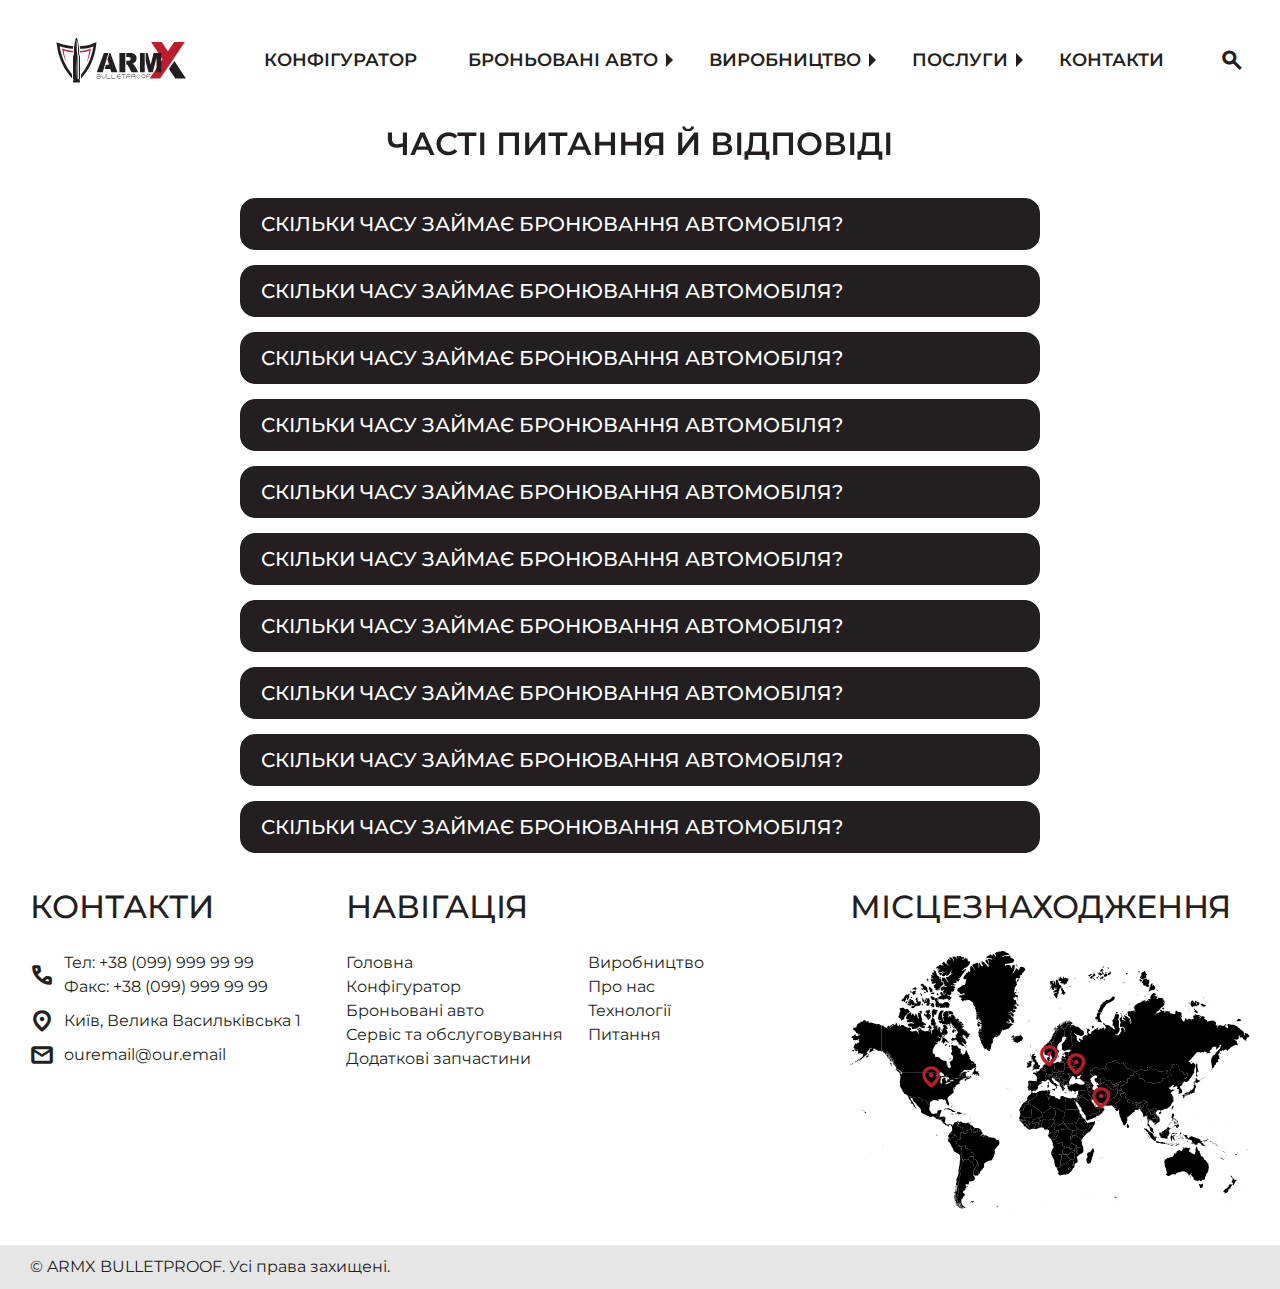
<file: faqs.html>
<!DOCTYPE html>
<html lang="en">
<head>
    <meta charset="UTF-8">
    <meta http-equiv="X-UA-Compatible" content="IE=edge">
    <meta name="viewport" content="width=device-width, initial-scale=1.0">
    <link rel="preconnect" href="https://fonts.googleapis.com">
    <link rel="preconnect" href="https://fonts.gstatic.com" crossorigin>
    <link rel="icon" type="image/x-icon" href="img/logo.svg" sizes="16x16 32x32">
    <link href="https://fonts.googleapis.com/css2?family=Montserrat:wght@400;500;600;700&display=swap" rel="stylesheet">
    <link rel="stylesheet" href="https://fonts.googleapis.com/css2?family=Material+Symbols+Outlined:opsz,wght,FILL,GRAD@48,400,0,0" />
    <link rel="stylesheet" href="https://cdn.jsdelivr.net/npm/swiper@10/swiper-bundle.min.css"/>
    <link rel="stylesheet" href="css/style.min.css">
    <title>ARMX</title>
</head>

<body>
    <div class="contact">
    <div class="contact__bg"></div>
    <form action="" class="contact__form">
        <div class="contact__cross"><span></span></div>
        <div class="contact__title">Звʼязатися з нами</div>
        <input type="text" class="contact__input" placeholder="Імʼя (Обовʼязково)">
        <input type="text" class="contact__input" placeholder="+38 (099) 999 99 99">
        <input type="text" class="contact__input" placeholder="Пошта (Обовʼязково)">
        <textarea class="contact__textarea" placeholder="Повідомлення (За бажанням)"></textarea>
        <button type="submit" class="contact__button">Відправити</button>
    </form>
</div>

<div class="contact__open"><span></span><p>Звʼязатися</p></div>
    <header class="header">
    <div class="header__container">
        <div class="header__lower">
            <a href="/carsFirst" class="header__logo"><img src="img/logo.svg" alt="logo" class="header__logo" width="250" height="50"></a>
            <nav class="nav">
                <!-- <a href="/carsFirst" class="nav__item"><p>головна</p></a> -->
                <a href="#" class="nav__item"><p>конфігуратор</p></a>
                <div class="nav__item-special">
                    <a href="/carsFirst/vehicles.html" class="nav__item-special-a" data-main="1">броньовані авто<p></p></a>
                    <div class="nav__special" data-menu="1">
                        <div class="nav__special-left_vehicles">
                            <div class="nav__special-types">
                                <a href="#" class="nav__special-type" data-submenu="sedan">седан</a>
                                <div class="nav__special-right_vehicles-mobile" data-mobile="sedan">
                                    <a href="#" class="nav__special-item_vehicles">
                                        <div class="nav__special-text_vehicles">chevy corvette</div>
                                    </a>
                                    <a href="#" class="nav__special-item_vehicles">
                                        <div class="nav__special-text_vehicles">mistubishi outlander</div>
                                    </a>
                                    <a href="#" class="nav__special-item_vehicles">
                                        <div class="nav__special-text_vehicles">nissan juke</div>
                                    </a>
                                    <a href="#" class="nav__special-item_vehicles">
                                        <div class="nav__special-text_vehicles">tesla model s plaid</div>
                                    </a>
                                    <a href="#" class="nav__special-item_vehicles">
                                        <div class="nav__special-text_vehicles">toyota tundra</div>
                                    </a>
                                    <a href="#" class="nav__special-item_vehicles">
                                        <div class="nav__special-text_vehicles">form transit</div>
                                    </a>
                                    <a href="#" class="nav__special-item_vehicles">
                                        <div class="nav__special-text_vehicles">chevy corvette</div>
                                    </a>
                                    <a href="#" class="nav__special-item_vehicles">
                                        <div class="nav__special-text_vehicles">mistubishi outlander</div>
                                    </a>
                                    <a href="#" class="nav__special-item_vehicles">
                                        <div class="nav__special-text_vehicles">nissan juke</div>
                                    </a>
                                    <a href="#" class="nav__special-item_vehicles">
                                        <div class="nav__special-text_vehicles">tesla model s plaid</div>
                                    </a>
                                    <a href="#" class="nav__special-item_vehicles">
                                        <div class="nav__special-text_vehicles">toyota tundra</div>
                                    </a>
                                    <a href="#" class="nav__special-item_vehicles">
                                        <div class="nav__special-text_vehicles">form transit</div>
                                    </a>
                                    <a href="#" class="nav__special-item_vehicles">
                                        <div class="nav__special-text_vehicles">chevy corvette</div>
                                    </a>
                                    <a href="#" class="nav__special-item_vehicles">
                                        <div class="nav__special-text_vehicles">mistubishi outlander</div>
                                    </a>
                                    <a href="#" class="nav__special-item_vehicles">
                                        <div class="nav__special-text_vehicles">nissan juke</div>
                                    </a>
                                    <a href="#" class="nav__special-item_vehicles">
                                        <div class="nav__special-text_vehicles">tesla model s plaid</div>
                                    </a>
                                    <a href="#" class="nav__special-item_vehicles">
                                        <div class="nav__special-text_vehicles">toyota tundra</div>
                                    </a>
                                    <a href="#" class="nav__special-item_vehicles">
                                        <div class="nav__special-text_vehicles">form transit</div>
                                    </a>
                                </div>
                                <a href="#" class="nav__special-type" data-submenu="suv">сув</a>
                                <div class="nav__special-right_vehicles-mobile" data-mobile="suv">
                                    <a href="#" class="nav__special-item_vehicles">
                                        <div class="nav__special-text_vehicles">chevy corvette</div>
                                    </a>
                                    <a href="#" class="nav__special-item_vehicles">
                                        <div class="nav__special-text_vehicles">mistubishi outlander</div>
                                    </a>
                                    <a href="#" class="nav__special-item_vehicles">
                                        <div class="nav__special-text_vehicles">nissan juke</div>
                                    </a>
                                    <a href="#" class="nav__special-item_vehicles">
                                        <div class="nav__special-text_vehicles">tesla model s plaid</div>
                                    </a>
                                    <a href="#" class="nav__special-item_vehicles">
                                        <div class="nav__special-text_vehicles">toyota tundra</div>
                                    </a>
                                    <a href="#" class="nav__special-item_vehicles">
                                        <div class="nav__special-text_vehicles">form transit</div>
                                    </a>
                                </div>
                                <a href="#" class="nav__special-type" data-submenu="minivan">мінівен</a>
                                <div class="nav__special-right_vehicles-mobile" data-mobile="minivan">
                                    <a href="#" class="nav__special-item_vehicles">
                                        <div class="nav__special-text_vehicles">chevy corvette</div>
                                    </a>
                                    <a href="#" class="nav__special-item_vehicles">
                                        <div class="nav__special-text_vehicles">mistubishi outlander</div>
                                    </a>
                                    <a href="#" class="nav__special-item_vehicles">
                                        <div class="nav__special-text_vehicles">nissan juke</div>
                                    </a>
                                    <a href="#" class="nav__special-item_vehicles">
                                        <div class="nav__special-text_vehicles">tesla model s plaid</div>
                                    </a>
                                    <a href="#" class="nav__special-item_vehicles">
                                        <div class="nav__special-text_vehicles">toyota tundra</div>
                                    </a>
                                    <a href="#" class="nav__special-item_vehicles">
                                        <div class="nav__special-text_vehicles">form transit</div>
                                    </a>
                                </div>
                            </div>
                            <a href="/carsFirst/vehicles.html" class="nav__special-type nav__special-type_all">усі</a>
                        </div>
                        <div class="nav__special-right_vehicles _submenu" data-content="sedan">
                            <a href="#" class="nav__special-item_vehicles">
                                <div class="nav__special-text_vehicles">chevy corvette</div>
                            </a>
                            <a href="#" class="nav__special-item_vehicles">
                                <div class="nav__special-text_vehicles">mistubishi outlander</div>
                            </a>
                            <a href="#" class="nav__special-item_vehicles">
                                <div class="nav__special-text_vehicles">nissan juke</div>
                            </a>
                            <a href="#" class="nav__special-item_vehicles">
                                <div class="nav__special-text_vehicles">tesla model s plaid</div>
                            </a>
                            <a href="#" class="nav__special-item_vehicles">
                                <div class="nav__special-text_vehicles">toyota tundra</div>
                            </a>
                            <a href="#" class="nav__special-item_vehicles">
                                <div class="nav__special-text_vehicles">form transit</div>
                            </a>
                            <a href="#" class="nav__special-item_vehicles">
                                <div class="nav__special-text_vehicles">chevy corvette</div>
                            </a>
                            <a href="#" class="nav__special-item_vehicles">
                                <div class="nav__special-text_vehicles">mistubishi outlander</div>
                            </a>
                            <a href="#" class="nav__special-item_vehicles">
                                <div class="nav__special-text_vehicles">nissan juke</div>
                            </a>
                            <a href="#" class="nav__special-item_vehicles">
                                <div class="nav__special-text_vehicles">tesla model s plaid</div>
                            </a>
                            <a href="#" class="nav__special-item_vehicles">
                                <div class="nav__special-text_vehicles">toyota tundra</div>
                            </a>
                            <a href="#" class="nav__special-item_vehicles">
                                <div class="nav__special-text_vehicles">form transit</div>
                            </a>
                            <a href="#" class="nav__special-item_vehicles">
                                <div class="nav__special-text_vehicles">chevy corvette</div>
                            </a>
                            <a href="#" class="nav__special-item_vehicles">
                                <div class="nav__special-text_vehicles">mistubishi outlander</div>
                            </a>
                            <a href="#" class="nav__special-item_vehicles">
                                <div class="nav__special-text_vehicles">nissan juke</div>
                            </a>
                            <a href="#" class="nav__special-item_vehicles">
                                <div class="nav__special-text_vehicles">tesla model s plaid</div>
                            </a>
                            <a href="#" class="nav__special-item_vehicles">
                                <div class="nav__special-text_vehicles">toyota tundra</div>
                            </a>
                            <a href="#" class="nav__special-item_vehicles">
                                <div class="nav__special-text_vehicles">form transit</div>
                            </a>
                        </div>
                        <div class="nav__special-right_vehicles" data-content="suv">
                            <a href="#" class="nav__special-item_vehicles">
                                <div class="nav__special-text_vehicles">chevy corvette</div>
                            </a>
                            <a href="#" class="nav__special-item_vehicles">
                                <div class="nav__special-text_vehicles">mistubishi outlander</div>
                            </a>
                            <a href="#" class="nav__special-item_vehicles">
                                <div class="nav__special-text_vehicles">nissan juke</div>
                            </a>
                            <a href="#" class="nav__special-item_vehicles">
                                <div class="nav__special-text_vehicles">tesla model s plaid</div>
                            </a>
                            <a href="#" class="nav__special-item_vehicles">
                                <div class="nav__special-text_vehicles">toyota tundra</div>
                            </a>
                            <a href="#" class="nav__special-item_vehicles">
                                <div class="nav__special-text_vehicles">form transit</div>
                            </a>
                        </div>
                        <div class="nav__special-right_vehicles" data-content="minivan">
                            <a href="#" class="nav__special-item_vehicles">
                                <div class="nav__special-text_vehicles">chevy corvette</div>
                            </a>
                            <a href="#" class="nav__special-item_vehicles">
                                <div class="nav__special-text_vehicles">mistubishi outlander</div>
                            </a>
                            <a href="#" class="nav__special-item_vehicles">
                                <div class="nav__special-text_vehicles">nissan juke</div>
                            </a>
                            <a href="#" class="nav__special-item_vehicles">
                                <div class="nav__special-text_vehicles">tesla model s plaid</div>
                            </a>
                            <a href="#" class="nav__special-item_vehicles">
                                <div class="nav__special-text_vehicles">toyota tundra</div>
                            </a>
                            <a href="#" class="nav__special-item_vehicles">
                                <div class="nav__special-text_vehicles">form transit</div>
                            </a>
                        </div>
                    </div>
                </div>
                <div class="nav__item-special">
                    <a href="#" class="nav__item-special-a" data-main="2">виробництво</a>
                    <div class="nav__special" data-menu="2">
                        <div class="nav__special-left">
                            <div class="nav__special-left_top">
                                <div class="nav__special-title">виробництво</div>
                                <div class="nav__special-desc">Lorem ipsum dolor sit amet consectetur adipisicing elit. Voluptatibus, aliquam. Omnis porro error suscipit quae esse doloremque recusandae expedita fugiat molestiae ipsam perspiciatis, pariatur voluptatibus magni aliquid ullam nemo nostrum.</div>
                            </div>
                            <a href="#" class="nav__special-button">дізнатись</a>
                        </div>
                        <div class="nav__special-right">
                            <a href="/carsFirst/services.html" class="nav__special-item">
                                <div class="nav__special-text">про нас</div>
                                <img src="img/armoring.png" alt="specifications">
                            </a>
                            <a href="/carsFirst/options.html" class="nav__special-item">
                                <div class="nav__special-text">технології</div>
                                <img src="img/armoring.png" alt="added options">
                            </a>
                            <a href="/carsFirst/faqs.html" class="nav__special-item">
                                <div class="nav__special-text">питання</div>
                                <img src="img/armoring.png" alt="knowledge base">
                            </a>
                        </div>
                    </div>
                </div>
                <div class="nav__item-special">
                    <a href="/carsFirst/services.html" class="nav__item-special-a" data-main="3">послуги</a>
                    <div class="nav__special" data-menu="3">
                        <div class="nav__special-left">
                            <div class="nav__special-left_top">
                                <div class="nav__special-title">послуги</div>
                                <div class="nav__special-desc">Lorem ipsum dolor sit amet consectetur adipisicing elit. Voluptatibus, aliquam. Omnis porro error suscipit quae esse doloremque recusandae expedita fugiat molestiae ipsam perspiciatis, pariatur voluptatibus magni aliquid ullam nemo nostrum.</div>
                            </div>
                            <a href="/carsFirst/services.html" class="nav__special-button">дізнатись</a>
                        </div>
                        <div class="nav__special-right">
                            <a href="/carsFirst/services.html" class="nav__special-item">
                                <div class="nav__special-tex nav__special-text_big">сервіс та обслуговування</div>
                                <img src="img/armoring.png" alt="specifications">
                            </a>
                            <a href="/carsFirst/options.html" class="nav__special-item">
                                <div class="nav__special-text nav__special-text_big">додаткові запчастини</div>
                                <img src="img/armoring.png" alt="added options">
                            </a>
                        </div>
                    </div>
                </div>
                <!-- <div class="nav__item-special">
                    <a href="#"class="nav__item-special-a" data-main="3">about</a>
                    <div class="nav__special" data-menu="3">
                        <div class="nav__special-left">
                            <div class="nav__special-left_top">
                                <div class="nav__special-title">about</div>
                                <div class="nav__special-desc">Lorem ipsum dolor sit amet consectetur adipisicing elit. Voluptatibus, aliquam. Omnis porro error suscipit quae esse doloremque recusandae expedita fugiat molestiae ipsam perspiciatis, pariatur voluptatibus magni aliquid ullam nemo nostrum.</div>
                            </div>
                            <a href="./about" class="nav__special-button">explore</a>
                        </div>
                        <div class="nav__special-right">
                            <a href="#" class="nav__special-item">
                                <div class="nav__special-text">the company</div>
                            </a>
                            <a href="#" class="nav__special-item">
                                <div class="nav__special-text">process</div>
                            </a>
                            <a href="#" class="nav__special-item">
                                <div class="nav__special-text">faqs</div>
                            </a>
                            <a href="#" class="nav__special-item">
                                <div class="nav__special-text">videos</div>
                            </a>
                            <a href="#" class="nav__special-item">
                                <div class="nav__special-text">locations</div>
                            </a>
                            <a href="#" class="nav__special-item">
                                <div class="nav__special-text">blog</div>
                            </a>
                        </div>
                    </div>
                </div> -->
                <div class="nav__item" id="headerContact"><p>контакти</p></div>
            </nav>
            <div class="header__search">
                <input class="header__search-input" type="text" placeholder="SEARCH">
                <button class="header__search-icon">
                    <span class="material-symbols-outlined">search</span>
                </button>
            </div>    
            <div class="burger"><span></span></div>
        </div>
    </div>
</header>
    <main class="main">
        <div class="faqs">
            <div class="faqs__container">
                <div class="faqs__title">Часті питання й відповіді</div>
                <div class="faqs__items">
                    <div class="faqs__item">
                        <div class="faqs__item-question" data-question="1">Скільки часу займає бронювання автомобіля?</div>
                        <div class="faqs__item-answer" data-answer="1">Lorem ipsum dolor sit amet consectetur adipisicing elit. Impedit provident rem debitis magni delectus et eum, quas eaque dolore nisi libero amet culpa exercitationem dolorum eveniet reiciendis deserunt. Repudiandae dolor nulla nam tempora impedit, hic mollitia facilis quae deleniti corporis?</div>
                    </div>
                    <div class="faqs__item">
                        <div class="faqs__item-question" data-question="2">Скільки часу займає бронювання автомобіля?</div>
                        <div class="faqs__item-answer" data-answer="2">Lorem ipsum dolor sit amet consectetur adipisicing elit. Impedit provident rem debitis magni delectus et eum, quas eaque dolore nisi libero amet culpa exercitationem dolorum eveniet reiciendis deserunt. Repudiandae dolor nulla nam tempora impedit, hic mollitia facilis quae deleniti corporis?</div>
                    </div>
                    <div class="faqs__item">
                        <div class="faqs__item-question" data-question="3">Скільки часу займає бронювання автомобіля?</div>
                        <div class="faqs__item-answer" data-answer="3">Lorem ipsum dolor sit amet consectetur adipisicing elit. Impedit provident rem debitis magni delectus et eum, quas eaque dolore nisi libero amet culpa exercitationem dolorum eveniet reiciendis deserunt. Repudiandae dolor nulla nam tempora impedit, hic mollitia facilis quae deleniti corporis?</div>
                    </div>
                    <div class="faqs__item">
                        <div class="faqs__item-question" data-question="4">Скільки часу займає бронювання автомобіля?</div>
                        <div class="faqs__item-answer" data-answer="4">Lorem ipsum dolor sit amet consectetur adipisicing elit. Impedit provident rem debitis magni delectus et eum, quas eaque dolore nisi libero amet culpa exercitationem dolorum eveniet reiciendis deserunt. Repudiandae dolor nulla nam tempora impedit, hic mollitia facilis quae deleniti corporis?</div>
                    </div>
                    <div class="faqs__item">
                        <div class="faqs__item-question" data-question="5">Скільки часу займає бронювання автомобіля?</div>
                        <div class="faqs__item-answer" data-answer="5">Lorem ipsum dolor sit amet consectetur adipisicing elit. Impedit provident rem debitis magni delectus et eum, quas eaque dolore nisi libero amet culpa exercitationem dolorum eveniet reiciendis deserunt. Repudiandae dolor nulla nam tempora impedit, hic mollitia facilis quae deleniti corporis?</div>
                    </div>
                    <div class="faqs__item">
                        <div class="faqs__item-question" data-question="6">Скільки часу займає бронювання автомобіля?</div>
                        <div class="faqs__item-answer" data-answer="6">Lorem ipsum dolor sit amet consectetur adipisicing elit. Impedit provident rem debitis magni delectus et eum, quas eaque dolore nisi libero amet culpa exercitationem dolorum eveniet reiciendis deserunt. Repudiandae dolor nulla nam tempora impedit, hic mollitia facilis quae deleniti corporis?</div>
                    </div>
                    <div class="faqs__item">
                        <div class="faqs__item-question" data-question="7">Скільки часу займає бронювання автомобіля?</div>
                        <div class="faqs__item-answer" data-answer="7">Lorem ipsum dolor sit amet consectetur adipisicing elit. Impedit provident rem debitis magni delectus et eum, quas eaque dolore nisi libero amet culpa exercitationem dolorum eveniet reiciendis deserunt. Repudiandae dolor nulla nam tempora impedit, hic mollitia facilis quae deleniti corporis?</div>
                    </div>
                    <div class="faqs__item">
                        <div class="faqs__item-question" data-question="8">Скільки часу займає бронювання автомобіля?</div>
                        <div class="faqs__item-answer" data-answer="8">Lorem ipsum dolor sit amet consectetur adipisicing elit. Impedit provident rem debitis magni delectus et eum, quas eaque dolore nisi libero amet culpa exercitationem dolorum eveniet reiciendis deserunt. Repudiandae dolor nulla nam tempora impedit, hic mollitia facilis quae deleniti corporis?</div>
                    </div>
                    <div class="faqs__item">
                        <div class="faqs__item-question" data-question="9">Скільки часу займає бронювання автомобіля?</div>
                        <div class="faqs__item-answer" data-answer="9">Lorem ipsum dolor sit amet consectetur adipisicing elit. Impedit provident rem debitis magni delectus et eum, quas eaque dolore nisi libero amet culpa exercitationem dolorum eveniet reiciendis deserunt. Repudiandae dolor nulla nam tempora impedit, hic mollitia facilis quae deleniti corporis?</div>
                    </div>
                    <div class="faqs__item">
                        <div class="faqs__item-question" data-question="10">Скільки часу займає бронювання автомобіля?</div>
                        <div class="faqs__item-answer" data-answer="10">Lorem ipsum dolor sit amet consectetur adipisicing elit. Impedit provident rem debitis magni delectus et eum, quas eaque dolore nisi libero amet culpa exercitationem dolorum eveniet reiciendis deserunt. Repudiandae dolor nulla nam tempora impedit, hic mollitia facilis quae deleniti corporis?</div>
                    </div>
                </div>
            </div>
        </div>
    </main>
    <footer class="footer">
    <div class="footer__container">
        <div class="footer__contact">
            <div class="footer__title">Контакти</div>
            <div class="footer__contact-texts">
                <div class="footer__contact-text">
                    <span class="material-symbols-outlined">call</span>
                    <p>
                        Тел: +38 (099) 999 99 99 <br>
                        Факс: +38 (099) 999 99 99
                    </p>
                </div>
                <div class="footer__contact-text"><span class="material-symbols-outlined">location_on</span>Київ, Велика Васильківська 1</div>
                <div class="footer__contact-text"><span class="material-symbols-outlined">mail</span>ouremail@our.email</div>
            </div>
        </div>
        <div class="footer__brands">
            <div class="footer__title">Навігація</div>
            <div class="footer__brands-content">
                <a href="/carsFirst" class="footer__brands-item">Головна</a>
                <a href="#" class="footer__brands-item">Виробництво</a>
                <a href="#" class="footer__brands-item">Конфігуратор</a>
                <a href="#" class="footer__brands-item">Про нас</a>
                <a href="/carsFirst/vehicles.html" class="footer__brands-item">Броньовані авто</a>
                <a href="#" class="footer__brands-item">Технології</a>
                <a href="/carsFirst/services.html" class="footer__brands-item">Сервіс та обслуговування</a>
                <a href="#" class="footer__brands-item">Питання</a>
                <a href="/carsFirst/options.html" class="footer__brands-item">Додаткові запчастини</a>
            </div>
        </div>
        <div class="footer__map">
            <div class="footer__title">Місцезнаходження</div>
            <div class="footer__map-content">
                <img class="footer__map-img" src="img/world.svg" alt="map">
                <div class="footer__map-location" id="locusa">
                    <div class="footer__map-country" data-country="usa">США</div>
                    <span class="material-symbols-outlined footer__map-icon" data-icon="usa">location_on</span>
                </div>
                <div class="footer__map-location" id="locukraine">
                    <div class="footer__map-country" data-country="ukraine">Україна</div>
                    <span class="material-symbols-outlined footer__map-icon" data-icon="ukraine">location_on</span>
                </div>
                <div class="footer__map-location" id="locuae">
                    <div class="footer__map-country" data-country="uae">ОАЕ</div>
                    <span class="material-symbols-outlined footer__map-icon" data-icon="uae">location_on</span>
                </div>
                <div class="footer__map-location" id="locgermany">
                    <div class="footer__map-country" data-country="germany">Німеччина</div>
                    <span class="material-symbols-outlined footer__map-icon" data-icon="germany">location_on</span>
                </div>
            </div>
        </div>
    </div>
</footer>
<div class="footer__bottom">
    <div class="footer__bottom-container">
        © ARMX BULLETPROOF. Усі права захищені.
    </div>
</div>
    <script src="https://cdn.jsdelivr.net/npm/swiper@10/swiper-bundle.min.js"></script>
    <script src="js/app.min.js"></script>
</body>
</html>
</file>
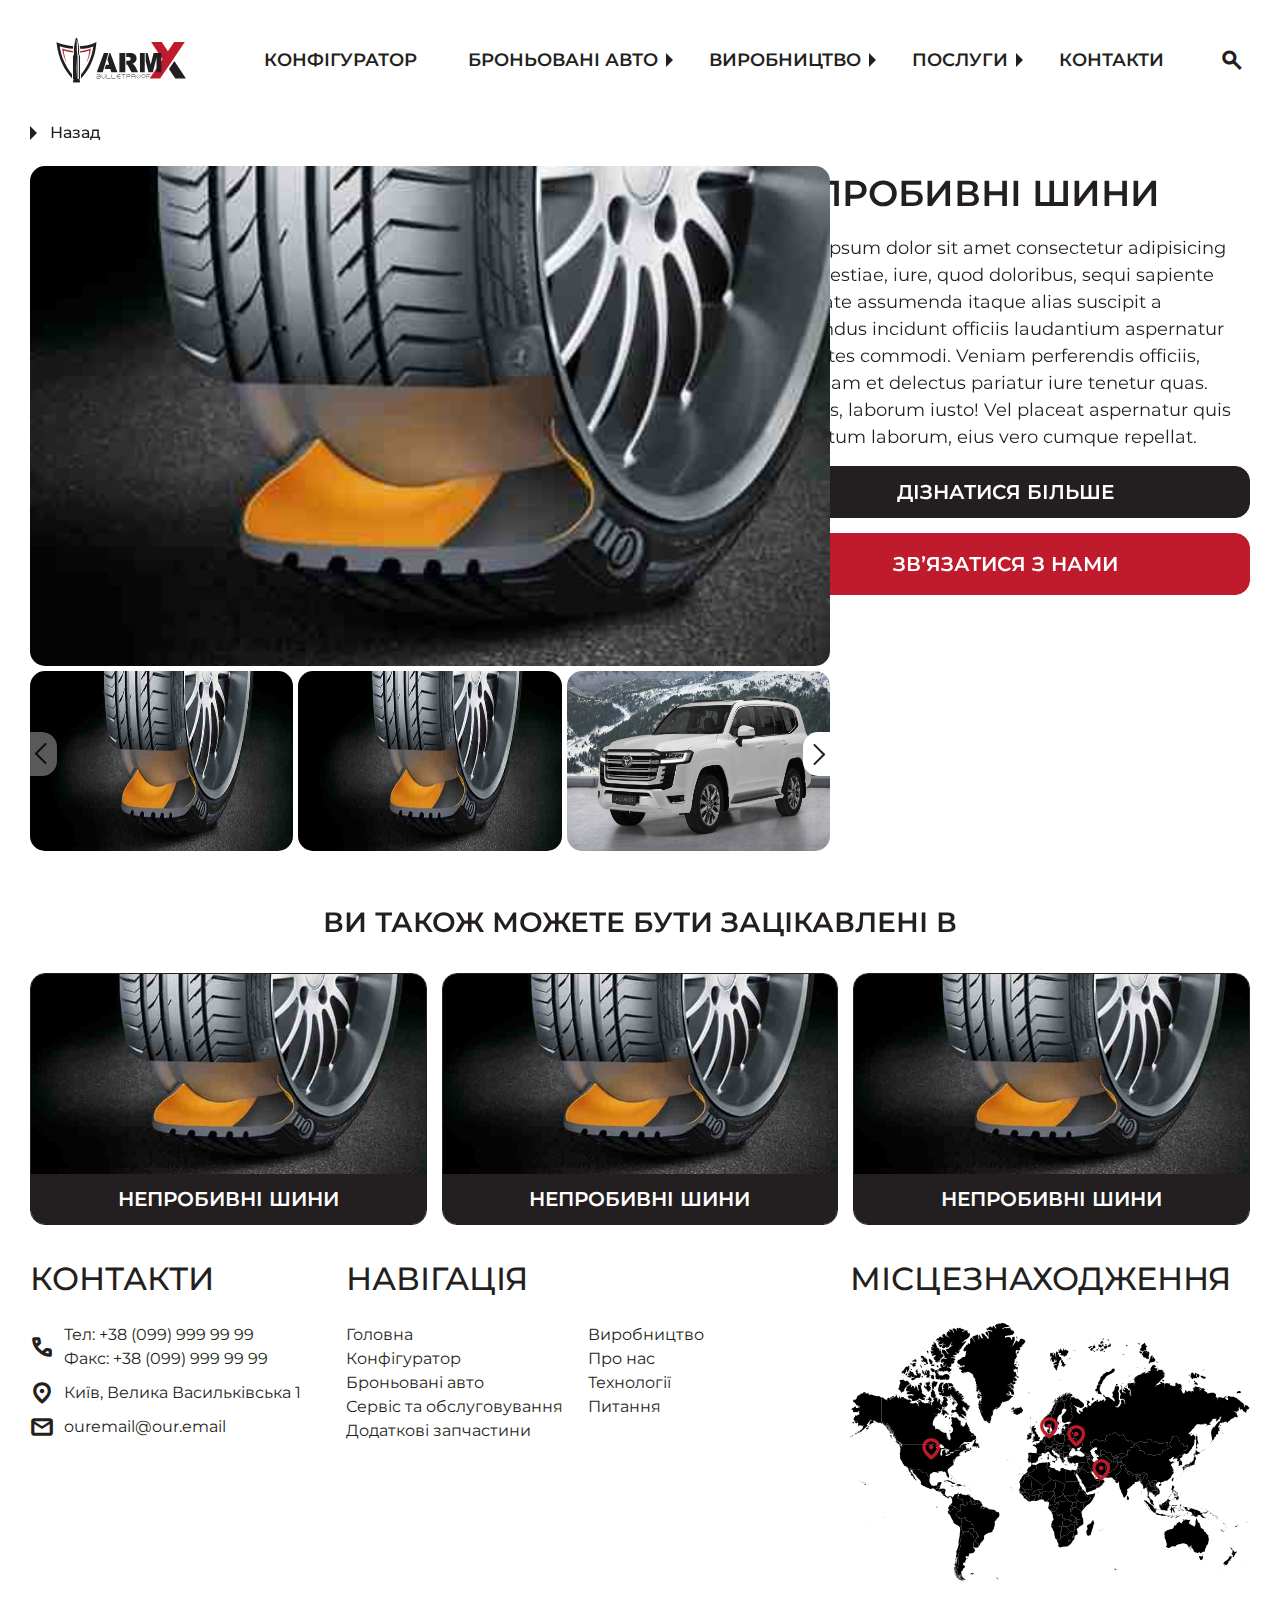
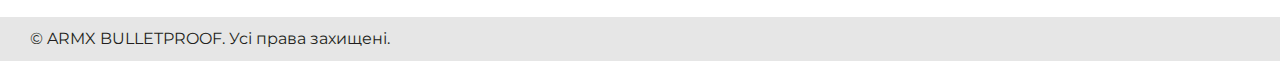
<file: option.html>
<!DOCTYPE html>
<html lang="en">
<head>
    <meta charset="UTF-8">
    <meta http-equiv="X-UA-Compatible" content="IE=edge">
    <meta name="viewport" content="width=device-width, initial-scale=1.0">
    <link rel="preconnect" href="https://fonts.googleapis.com">
    <link rel="preconnect" href="https://fonts.gstatic.com" crossorigin>
    <link rel="icon" type="image/x-icon" href="img/logo.svg" sizes="16x16 32x32">
    <link href="https://fonts.googleapis.com/css2?family=Montserrat:wght@400;500;600;700&display=swap" rel="stylesheet">
    <link rel="stylesheet" href="https://fonts.googleapis.com/css2?family=Material+Symbols+Outlined:opsz,wght,FILL,GRAD@48,400,0,0" />
    <link rel="stylesheet" href="https://cdn.jsdelivr.net/npm/swiper@10/swiper-bundle.min.css"/>
    <link rel="stylesheet" href="css/style.min.css">
    <title>Car</title>
</head>

<body>
    <div class="contact">
    <div class="contact__bg"></div>
    <form action="" class="contact__form">
        <div class="contact__cross"><span></span></div>
        <div class="contact__title">Звʼязатися з нами</div>
        <input type="text" class="contact__input" placeholder="Імʼя (Обовʼязково)">
        <input type="text" class="contact__input" placeholder="+38 (099) 999 99 99">
        <input type="text" class="contact__input" placeholder="Пошта (Обовʼязково)">
        <textarea class="contact__textarea" placeholder="Повідомлення (За бажанням)"></textarea>
        <button type="submit" class="contact__button">Відправити</button>
    </form>
</div>

<div class="contact__open"><span></span><p>Звʼязатися</p></div>
    <header class="header">
    <div class="header__container">
        <div class="header__lower">
            <a href="/carsFirst" class="header__logo"><img src="img/logo.svg" alt="logo" class="header__logo" width="250" height="50"></a>
            <nav class="nav">
                <!-- <a href="/carsFirst" class="nav__item"><p>головна</p></a> -->
                <a href="#" class="nav__item"><p>конфігуратор</p></a>
                <div class="nav__item-special">
                    <a href="/carsFirst/vehicles.html" class="nav__item-special-a" data-main="1">броньовані авто<p></p></a>
                    <div class="nav__special" data-menu="1">
                        <div class="nav__special-left_vehicles">
                            <div class="nav__special-types">
                                <a href="#" class="nav__special-type" data-submenu="sedan">седан</a>
                                <div class="nav__special-right_vehicles-mobile" data-mobile="sedan">
                                    <a href="#" class="nav__special-item_vehicles">
                                        <div class="nav__special-text_vehicles">chevy corvette</div>
                                    </a>
                                    <a href="#" class="nav__special-item_vehicles">
                                        <div class="nav__special-text_vehicles">mistubishi outlander</div>
                                    </a>
                                    <a href="#" class="nav__special-item_vehicles">
                                        <div class="nav__special-text_vehicles">nissan juke</div>
                                    </a>
                                    <a href="#" class="nav__special-item_vehicles">
                                        <div class="nav__special-text_vehicles">tesla model s plaid</div>
                                    </a>
                                    <a href="#" class="nav__special-item_vehicles">
                                        <div class="nav__special-text_vehicles">toyota tundra</div>
                                    </a>
                                    <a href="#" class="nav__special-item_vehicles">
                                        <div class="nav__special-text_vehicles">form transit</div>
                                    </a>
                                    <a href="#" class="nav__special-item_vehicles">
                                        <div class="nav__special-text_vehicles">chevy corvette</div>
                                    </a>
                                    <a href="#" class="nav__special-item_vehicles">
                                        <div class="nav__special-text_vehicles">mistubishi outlander</div>
                                    </a>
                                    <a href="#" class="nav__special-item_vehicles">
                                        <div class="nav__special-text_vehicles">nissan juke</div>
                                    </a>
                                    <a href="#" class="nav__special-item_vehicles">
                                        <div class="nav__special-text_vehicles">tesla model s plaid</div>
                                    </a>
                                    <a href="#" class="nav__special-item_vehicles">
                                        <div class="nav__special-text_vehicles">toyota tundra</div>
                                    </a>
                                    <a href="#" class="nav__special-item_vehicles">
                                        <div class="nav__special-text_vehicles">form transit</div>
                                    </a>
                                    <a href="#" class="nav__special-item_vehicles">
                                        <div class="nav__special-text_vehicles">chevy corvette</div>
                                    </a>
                                    <a href="#" class="nav__special-item_vehicles">
                                        <div class="nav__special-text_vehicles">mistubishi outlander</div>
                                    </a>
                                    <a href="#" class="nav__special-item_vehicles">
                                        <div class="nav__special-text_vehicles">nissan juke</div>
                                    </a>
                                    <a href="#" class="nav__special-item_vehicles">
                                        <div class="nav__special-text_vehicles">tesla model s plaid</div>
                                    </a>
                                    <a href="#" class="nav__special-item_vehicles">
                                        <div class="nav__special-text_vehicles">toyota tundra</div>
                                    </a>
                                    <a href="#" class="nav__special-item_vehicles">
                                        <div class="nav__special-text_vehicles">form transit</div>
                                    </a>
                                </div>
                                <a href="#" class="nav__special-type" data-submenu="suv">сув</a>
                                <div class="nav__special-right_vehicles-mobile" data-mobile="suv">
                                    <a href="#" class="nav__special-item_vehicles">
                                        <div class="nav__special-text_vehicles">chevy corvette</div>
                                    </a>
                                    <a href="#" class="nav__special-item_vehicles">
                                        <div class="nav__special-text_vehicles">mistubishi outlander</div>
                                    </a>
                                    <a href="#" class="nav__special-item_vehicles">
                                        <div class="nav__special-text_vehicles">nissan juke</div>
                                    </a>
                                    <a href="#" class="nav__special-item_vehicles">
                                        <div class="nav__special-text_vehicles">tesla model s plaid</div>
                                    </a>
                                    <a href="#" class="nav__special-item_vehicles">
                                        <div class="nav__special-text_vehicles">toyota tundra</div>
                                    </a>
                                    <a href="#" class="nav__special-item_vehicles">
                                        <div class="nav__special-text_vehicles">form transit</div>
                                    </a>
                                </div>
                                <a href="#" class="nav__special-type" data-submenu="minivan">мінівен</a>
                                <div class="nav__special-right_vehicles-mobile" data-mobile="minivan">
                                    <a href="#" class="nav__special-item_vehicles">
                                        <div class="nav__special-text_vehicles">chevy corvette</div>
                                    </a>
                                    <a href="#" class="nav__special-item_vehicles">
                                        <div class="nav__special-text_vehicles">mistubishi outlander</div>
                                    </a>
                                    <a href="#" class="nav__special-item_vehicles">
                                        <div class="nav__special-text_vehicles">nissan juke</div>
                                    </a>
                                    <a href="#" class="nav__special-item_vehicles">
                                        <div class="nav__special-text_vehicles">tesla model s plaid</div>
                                    </a>
                                    <a href="#" class="nav__special-item_vehicles">
                                        <div class="nav__special-text_vehicles">toyota tundra</div>
                                    </a>
                                    <a href="#" class="nav__special-item_vehicles">
                                        <div class="nav__special-text_vehicles">form transit</div>
                                    </a>
                                </div>
                            </div>
                            <a href="/carsFirst/vehicles.html" class="nav__special-type nav__special-type_all">усі</a>
                        </div>
                        <div class="nav__special-right_vehicles _submenu" data-content="sedan">
                            <a href="#" class="nav__special-item_vehicles">
                                <div class="nav__special-text_vehicles">chevy corvette</div>
                            </a>
                            <a href="#" class="nav__special-item_vehicles">
                                <div class="nav__special-text_vehicles">mistubishi outlander</div>
                            </a>
                            <a href="#" class="nav__special-item_vehicles">
                                <div class="nav__special-text_vehicles">nissan juke</div>
                            </a>
                            <a href="#" class="nav__special-item_vehicles">
                                <div class="nav__special-text_vehicles">tesla model s plaid</div>
                            </a>
                            <a href="#" class="nav__special-item_vehicles">
                                <div class="nav__special-text_vehicles">toyota tundra</div>
                            </a>
                            <a href="#" class="nav__special-item_vehicles">
                                <div class="nav__special-text_vehicles">form transit</div>
                            </a>
                            <a href="#" class="nav__special-item_vehicles">
                                <div class="nav__special-text_vehicles">chevy corvette</div>
                            </a>
                            <a href="#" class="nav__special-item_vehicles">
                                <div class="nav__special-text_vehicles">mistubishi outlander</div>
                            </a>
                            <a href="#" class="nav__special-item_vehicles">
                                <div class="nav__special-text_vehicles">nissan juke</div>
                            </a>
                            <a href="#" class="nav__special-item_vehicles">
                                <div class="nav__special-text_vehicles">tesla model s plaid</div>
                            </a>
                            <a href="#" class="nav__special-item_vehicles">
                                <div class="nav__special-text_vehicles">toyota tundra</div>
                            </a>
                            <a href="#" class="nav__special-item_vehicles">
                                <div class="nav__special-text_vehicles">form transit</div>
                            </a>
                            <a href="#" class="nav__special-item_vehicles">
                                <div class="nav__special-text_vehicles">chevy corvette</div>
                            </a>
                            <a href="#" class="nav__special-item_vehicles">
                                <div class="nav__special-text_vehicles">mistubishi outlander</div>
                            </a>
                            <a href="#" class="nav__special-item_vehicles">
                                <div class="nav__special-text_vehicles">nissan juke</div>
                            </a>
                            <a href="#" class="nav__special-item_vehicles">
                                <div class="nav__special-text_vehicles">tesla model s plaid</div>
                            </a>
                            <a href="#" class="nav__special-item_vehicles">
                                <div class="nav__special-text_vehicles">toyota tundra</div>
                            </a>
                            <a href="#" class="nav__special-item_vehicles">
                                <div class="nav__special-text_vehicles">form transit</div>
                            </a>
                        </div>
                        <div class="nav__special-right_vehicles" data-content="suv">
                            <a href="#" class="nav__special-item_vehicles">
                                <div class="nav__special-text_vehicles">chevy corvette</div>
                            </a>
                            <a href="#" class="nav__special-item_vehicles">
                                <div class="nav__special-text_vehicles">mistubishi outlander</div>
                            </a>
                            <a href="#" class="nav__special-item_vehicles">
                                <div class="nav__special-text_vehicles">nissan juke</div>
                            </a>
                            <a href="#" class="nav__special-item_vehicles">
                                <div class="nav__special-text_vehicles">tesla model s plaid</div>
                            </a>
                            <a href="#" class="nav__special-item_vehicles">
                                <div class="nav__special-text_vehicles">toyota tundra</div>
                            </a>
                            <a href="#" class="nav__special-item_vehicles">
                                <div class="nav__special-text_vehicles">form transit</div>
                            </a>
                        </div>
                        <div class="nav__special-right_vehicles" data-content="minivan">
                            <a href="#" class="nav__special-item_vehicles">
                                <div class="nav__special-text_vehicles">chevy corvette</div>
                            </a>
                            <a href="#" class="nav__special-item_vehicles">
                                <div class="nav__special-text_vehicles">mistubishi outlander</div>
                            </a>
                            <a href="#" class="nav__special-item_vehicles">
                                <div class="nav__special-text_vehicles">nissan juke</div>
                            </a>
                            <a href="#" class="nav__special-item_vehicles">
                                <div class="nav__special-text_vehicles">tesla model s plaid</div>
                            </a>
                            <a href="#" class="nav__special-item_vehicles">
                                <div class="nav__special-text_vehicles">toyota tundra</div>
                            </a>
                            <a href="#" class="nav__special-item_vehicles">
                                <div class="nav__special-text_vehicles">form transit</div>
                            </a>
                        </div>
                    </div>
                </div>
                <div class="nav__item-special">
                    <a href="#" class="nav__item-special-a" data-main="2">виробництво</a>
                    <div class="nav__special" data-menu="2">
                        <div class="nav__special-left">
                            <div class="nav__special-left_top">
                                <div class="nav__special-title">виробництво</div>
                                <div class="nav__special-desc">Lorem ipsum dolor sit amet consectetur adipisicing elit. Voluptatibus, aliquam. Omnis porro error suscipit quae esse doloremque recusandae expedita fugiat molestiae ipsam perspiciatis, pariatur voluptatibus magni aliquid ullam nemo nostrum.</div>
                            </div>
                            <a href="#" class="nav__special-button">дізнатись</a>
                        </div>
                        <div class="nav__special-right">
                            <a href="/carsFirst/services.html" class="nav__special-item">
                                <div class="nav__special-text">про нас</div>
                                <img src="img/armoring.png" alt="specifications">
                            </a>
                            <a href="/carsFirst/options.html" class="nav__special-item">
                                <div class="nav__special-text">технології</div>
                                <img src="img/armoring.png" alt="added options">
                            </a>
                            <a href="/carsFirst/faqs.html" class="nav__special-item">
                                <div class="nav__special-text">питання</div>
                                <img src="img/armoring.png" alt="knowledge base">
                            </a>
                        </div>
                    </div>
                </div>
                <div class="nav__item-special">
                    <a href="/carsFirst/services.html" class="nav__item-special-a" data-main="3">послуги</a>
                    <div class="nav__special" data-menu="3">
                        <div class="nav__special-left">
                            <div class="nav__special-left_top">
                                <div class="nav__special-title">послуги</div>
                                <div class="nav__special-desc">Lorem ipsum dolor sit amet consectetur adipisicing elit. Voluptatibus, aliquam. Omnis porro error suscipit quae esse doloremque recusandae expedita fugiat molestiae ipsam perspiciatis, pariatur voluptatibus magni aliquid ullam nemo nostrum.</div>
                            </div>
                            <a href="/carsFirst/services.html" class="nav__special-button">дізнатись</a>
                        </div>
                        <div class="nav__special-right">
                            <a href="/carsFirst/services.html" class="nav__special-item">
                                <div class="nav__special-tex nav__special-text_big">сервіс та обслуговування</div>
                                <img src="img/armoring.png" alt="specifications">
                            </a>
                            <a href="/carsFirst/options.html" class="nav__special-item">
                                <div class="nav__special-text nav__special-text_big">додаткові запчастини</div>
                                <img src="img/armoring.png" alt="added options">
                            </a>
                        </div>
                    </div>
                </div>
                <!-- <div class="nav__item-special">
                    <a href="#"class="nav__item-special-a" data-main="3">about</a>
                    <div class="nav__special" data-menu="3">
                        <div class="nav__special-left">
                            <div class="nav__special-left_top">
                                <div class="nav__special-title">about</div>
                                <div class="nav__special-desc">Lorem ipsum dolor sit amet consectetur adipisicing elit. Voluptatibus, aliquam. Omnis porro error suscipit quae esse doloremque recusandae expedita fugiat molestiae ipsam perspiciatis, pariatur voluptatibus magni aliquid ullam nemo nostrum.</div>
                            </div>
                            <a href="./about" class="nav__special-button">explore</a>
                        </div>
                        <div class="nav__special-right">
                            <a href="#" class="nav__special-item">
                                <div class="nav__special-text">the company</div>
                            </a>
                            <a href="#" class="nav__special-item">
                                <div class="nav__special-text">process</div>
                            </a>
                            <a href="#" class="nav__special-item">
                                <div class="nav__special-text">faqs</div>
                            </a>
                            <a href="#" class="nav__special-item">
                                <div class="nav__special-text">videos</div>
                            </a>
                            <a href="#" class="nav__special-item">
                                <div class="nav__special-text">locations</div>
                            </a>
                            <a href="#" class="nav__special-item">
                                <div class="nav__special-text">blog</div>
                            </a>
                        </div>
                    </div>
                </div> -->
                <div class="nav__item" id="headerContact"><p>контакти</p></div>
            </nav>
            <div class="header__search">
                <input class="header__search-input" type="text" placeholder="SEARCH">
                <button class="header__search-icon">
                    <span class="material-symbols-outlined">search</span>
                </button>
            </div>    
            <div class="burger"><span></span></div>
        </div>
    </div>
</header>
    <main class="main">
        <div class="option">
            <div class="option__container">
                <button class="option__back" type="button" onclick="history.go(-1)">Назад</button>
                <div class="option__content">
                    <div class="swiper option__slider">
                        <img src="" alt="option" class="option__slide-big">
                        <div class="swiper-wrapper option__wrapper">
                            <img src="img/option.jpeg" alt="option" class="swiper-slide option__slide">
                            <img src="img/option.jpeg" alt="option" class="swiper-slide option__slide">
                            <img src="img/banner2.jpeg" alt="option" class="swiper-slide option__slide">
                            <img src="img/option.jpeg" alt="option" class="swiper-slide option__slide">
                        </div>
                        <div class="swiper-button-prev option__button option__button-prev"></div>
                        <div class="swiper-button-next option__button option__button-next"></div>
                    </div>
                    <div class="option__desc">
                        <div class="option__desc-title">Непробивні шини</div>
                        <div class="option__desc-text">Lorem ipsum dolor sit amet consectetur adipisicing elit. Molestiae, iure, quod doloribus, sequi sapiente cupiditate assumenda itaque alias suscipit a repellendus incidunt officiis laudantium aspernatur voluptates commodi. Veniam perferendis officiis, laboriosam et delectus pariatur iure tenetur quas. Voluptas, laborum iusto! Vel placeat aspernatur quis voluptatum laborum, eius vero cumque repellat.</div>
                        <button class="option__desc-button">Дізнатися більше</button>
                        <div class="option__desc-more">Lorem ipsum dolor sit amet, consectetur adipisicing elit. Consequuntur ullam, excepturi, enim et cupiditate cum explicabo nihil dolorem laborum eaque, tempore iure sequi reprehenderit neque. Voluptatibus dolores, commodi atque odit doloribus voluptatem maxime quia, dolore sit ex soluta, odio dolorum rerum repellat! Blanditiis veniam ab, ex voluptas distinctio provident! Iusto praesentium explicabo dolores, alias voluptatem, voluptas ipsam vitae incidunt nobis officiis porro dignissimos esse, distinctio perferendis facilis debitis commodi omnis in eveniet amet. Tenetur natus officiis asperiores. Placeat, sit nemo? Ipsam, recusandae nostrum nemo magnam aspernatur doloremque omnis vero, obcaecati eos consectetur expedita tenetur officia dolor esse, fuga incidunt sunt!</div>
                        <button class="option__desc-button_contact slider-contact">Звʼязатися з нами</button>
                    </div>
                </div>
                <div class="option__common">
                    <div class="option__common-title">Ви також можете бути зацікавлені в</div>
                    <div class="option__common-items">
                        <a href="/carsFirst/option.html" class="option__common-item">
                            <img src="img/option.jpeg" alt="common" class="option__common-img">
                            <div class="option__common-name">Непробивні шини</div>
                        </a>
                        <a href="/carsFirst/option.html" class="option__common-item">
                            <img src="img/option.jpeg" alt="common" class="option__common-img">
                            <div class="option__common-name">Непробивні шини</div>
                        </a>
                        <a href="/carsFirst/option.html" class="option__common-item">
                            <img src="img/option.jpeg" alt="common" class="option__common-img">
                            <div class="option__common-name">Непробивні шини</div>
                        </a>
                    </div>
                </div>
            </div>
        </div>
    </main>
    <footer class="footer">
    <div class="footer__container">
        <div class="footer__contact">
            <div class="footer__title">Контакти</div>
            <div class="footer__contact-texts">
                <div class="footer__contact-text">
                    <span class="material-symbols-outlined">call</span>
                    <p>
                        Тел: +38 (099) 999 99 99 <br>
                        Факс: +38 (099) 999 99 99
                    </p>
                </div>
                <div class="footer__contact-text"><span class="material-symbols-outlined">location_on</span>Київ, Велика Васильківська 1</div>
                <div class="footer__contact-text"><span class="material-symbols-outlined">mail</span>ouremail@our.email</div>
            </div>
        </div>
        <div class="footer__brands">
            <div class="footer__title">Навігація</div>
            <div class="footer__brands-content">
                <a href="/carsFirst" class="footer__brands-item">Головна</a>
                <a href="#" class="footer__brands-item">Виробництво</a>
                <a href="#" class="footer__brands-item">Конфігуратор</a>
                <a href="#" class="footer__brands-item">Про нас</a>
                <a href="/carsFirst/vehicles.html" class="footer__brands-item">Броньовані авто</a>
                <a href="#" class="footer__brands-item">Технології</a>
                <a href="/carsFirst/services.html" class="footer__brands-item">Сервіс та обслуговування</a>
                <a href="#" class="footer__brands-item">Питання</a>
                <a href="/carsFirst/options.html" class="footer__brands-item">Додаткові запчастини</a>
            </div>
        </div>
        <div class="footer__map">
            <div class="footer__title">Місцезнаходження</div>
            <div class="footer__map-content">
                <img class="footer__map-img" src="img/world.svg" alt="map">
                <div class="footer__map-location" id="locusa">
                    <div class="footer__map-country" data-country="usa">США</div>
                    <span class="material-symbols-outlined footer__map-icon" data-icon="usa">location_on</span>
                </div>
                <div class="footer__map-location" id="locukraine">
                    <div class="footer__map-country" data-country="ukraine">Україна</div>
                    <span class="material-symbols-outlined footer__map-icon" data-icon="ukraine">location_on</span>
                </div>
                <div class="footer__map-location" id="locuae">
                    <div class="footer__map-country" data-country="uae">ОАЕ</div>
                    <span class="material-symbols-outlined footer__map-icon" data-icon="uae">location_on</span>
                </div>
                <div class="footer__map-location" id="locgermany">
                    <div class="footer__map-country" data-country="germany">Німеччина</div>
                    <span class="material-symbols-outlined footer__map-icon" data-icon="germany">location_on</span>
                </div>
            </div>
        </div>
    </div>
</footer>
<div class="footer__bottom">
    <div class="footer__bottom-container">
        © ARMX BULLETPROOF. Усі права захищені.
    </div>
</div>
    <script src="https://cdn.jsdelivr.net/npm/swiper@10/swiper-bundle.min.js"></script>
    <script src="js/app.min.js"></script>
</body>
</html>
</file>
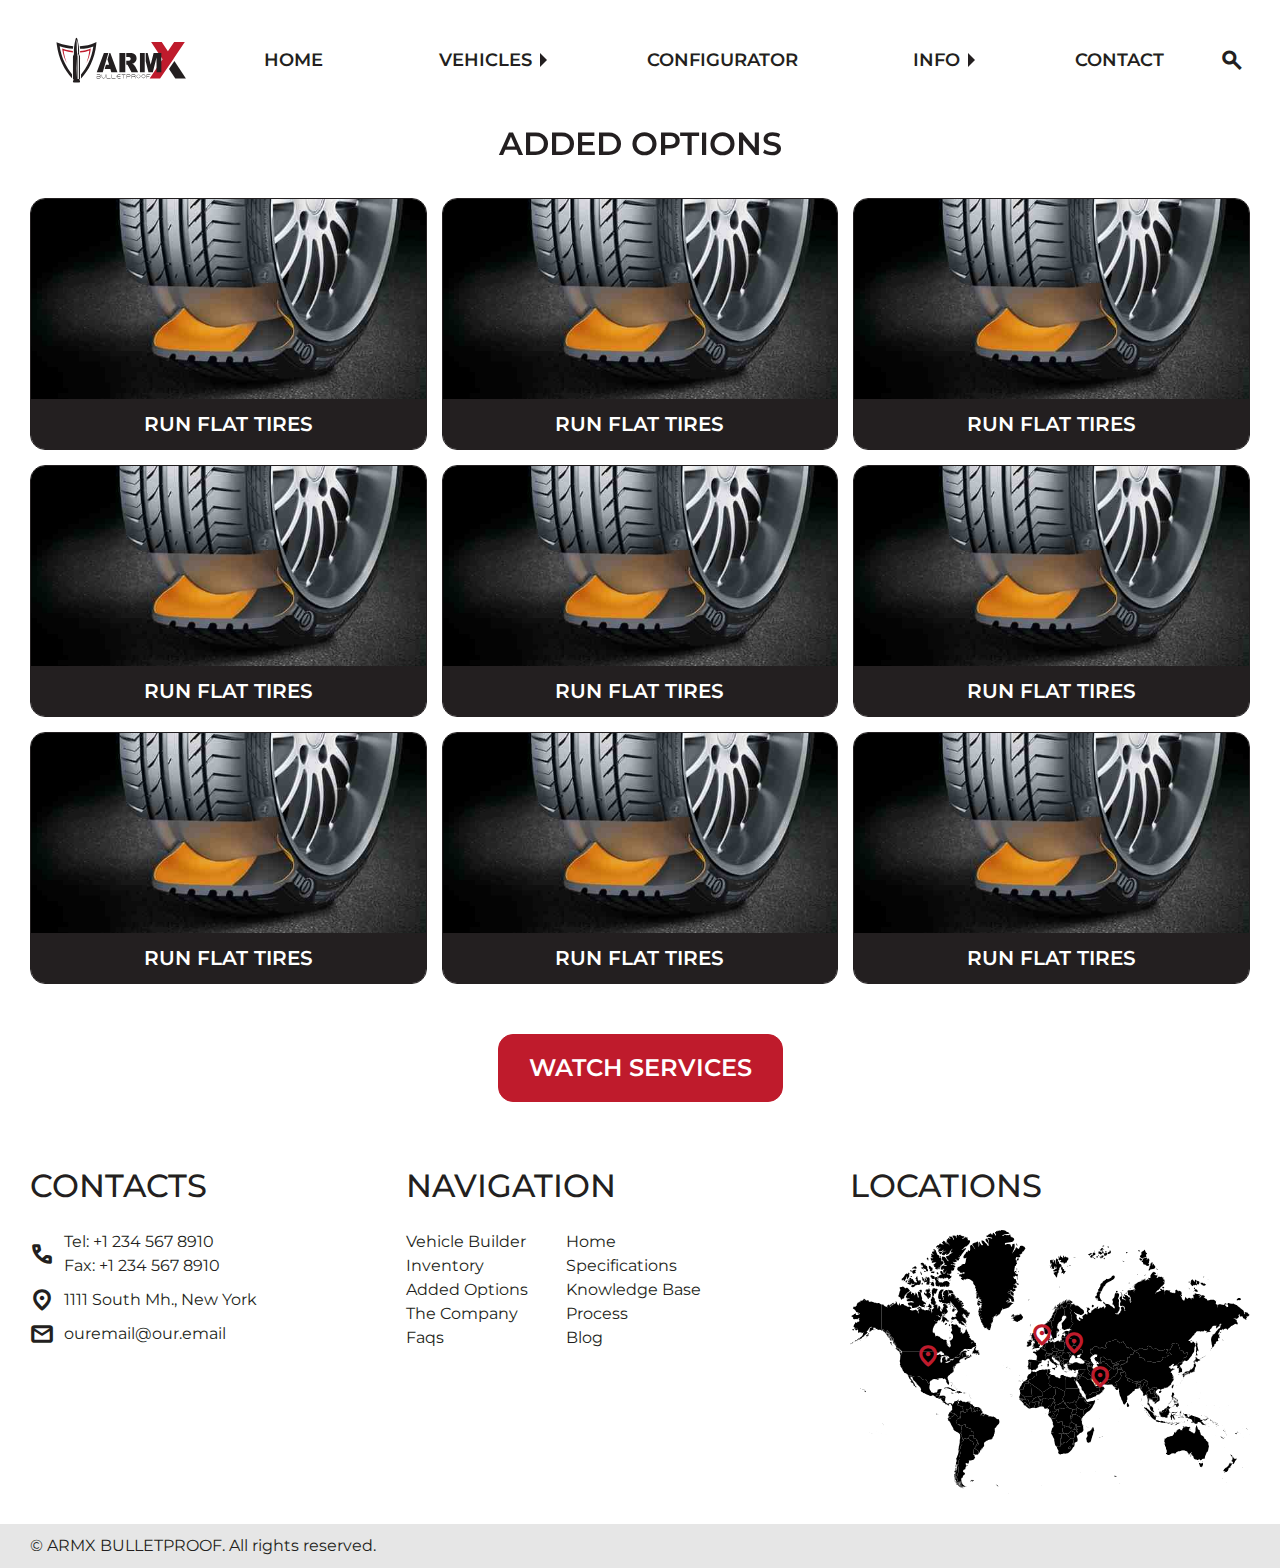
<file: options.html>
<!DOCTYPE html>
<html lang="en">
<head>
    <meta charset="UTF-8">
    <meta http-equiv="X-UA-Compatible" content="IE=edge">
    <meta name="viewport" content="width=device-width, initial-scale=1.0">
    <link rel="preconnect" href="https://fonts.googleapis.com">
    <link rel="preconnect" href="https://fonts.gstatic.com" crossorigin>
    <link rel="icon" type="image/x-icon" href="img/logo.svg" sizes="16x16 32x32">
    <link href="https://fonts.googleapis.com/css2?family=Montserrat:wght@400;500;600;700&display=swap" rel="stylesheet">
    <link rel="stylesheet" href="https://fonts.googleapis.com/css2?family=Material+Symbols+Outlined:opsz,wght,FILL,GRAD@48,400,0,0" />
    <link rel="stylesheet" href="https://cdn.jsdelivr.net/npm/swiper@10/swiper-bundle.min.css"/>
    <link rel="stylesheet" href="css/style.min.css">
    <title>Car</title>
</head>

<body>
    <div class="contact">
    <div class="contact__bg"></div>
    <form action="" class="contact__form">
        <div class="contact__cross"><span></span></div>
        <div class="contact__title">get in touch</div>
        <input type="text" class="contact__input" placeholder="Name (Required)">
        <input type="text" class="contact__input" placeholder="123-456-8910">
        <input type="text" class="contact__input" placeholder="Email (Required)">
        <textarea class="contact__textarea" placeholder="Message (Optional)"></textarea>
        <button type="submit" class="contact__button">Send</button>
    </form>
</div>

<div class="contact__open"><span></span><p>get in touch</p></div>
    <header class="header">
    <div class="header__container">
        <div class="header__lower">
            <a href="/carsFirst" class="header__logo"><img src="img/logo.svg" alt="logo" class="header__logo" width="250" height="50"></a>
            <nav class="nav">
                <a href="/carsFirst" class="nav__item"><p>home</p></a>
                <div class="nav__item-special">
                    <a href="/carsFirst/vehicles.html" class="nav__item-special-a" data-main="1">vehicles<p></p></a>
                    <div class="nav__special" data-menu="1">
                        <div class="nav__special-left_vehicles">
                            <div class="nav__special-types">
                                <a href="#" class="nav__special-type" data-submenu="1">coupe</a>
                                <div class="nav__special-right_vehicles-mobile" data-mobile="1">
                                    <a href="#" class="nav__special-item_vehicles">
                                        <div class="nav__special-text_vehicles">chevy corvette</div>
                                    </a>
                                    <a href="#" class="nav__special-item_vehicles">
                                        <div class="nav__special-text_vehicles">mistubishi outlander</div>
                                    </a>
                                    <a href="#" class="nav__special-item_vehicles">
                                        <div class="nav__special-text_vehicles">nissan juke</div>
                                    </a>
                                    <a href="#" class="nav__special-item_vehicles">
                                        <div class="nav__special-text_vehicles">tesla model s plaid</div>
                                    </a>
                                    <a href="#" class="nav__special-item_vehicles">
                                        <div class="nav__special-text_vehicles">toyota tundra</div>
                                    </a>
                                    <a href="#" class="nav__special-item_vehicles">
                                        <div class="nav__special-text_vehicles">form transit</div>
                                    </a>
                                    <a href="#" class="nav__special-item_vehicles">
                                        <div class="nav__special-text_vehicles">chevy corvette</div>
                                    </a>
                                    <a href="#" class="nav__special-item_vehicles">
                                        <div class="nav__special-text_vehicles">mistubishi outlander</div>
                                    </a>
                                    <a href="#" class="nav__special-item_vehicles">
                                        <div class="nav__special-text_vehicles">nissan juke</div>
                                    </a>
                                    <a href="#" class="nav__special-item_vehicles">
                                        <div class="nav__special-text_vehicles">tesla model s plaid</div>
                                    </a>
                                    <a href="#" class="nav__special-item_vehicles">
                                        <div class="nav__special-text_vehicles">toyota tundra</div>
                                    </a>
                                    <a href="#" class="nav__special-item_vehicles">
                                        <div class="nav__special-text_vehicles">form transit</div>
                                    </a>
                                    <a href="#" class="nav__special-item_vehicles">
                                        <div class="nav__special-text_vehicles">chevy corvette</div>
                                    </a>
                                    <a href="#" class="nav__special-item_vehicles">
                                        <div class="nav__special-text_vehicles">mistubishi outlander</div>
                                    </a>
                                    <a href="#" class="nav__special-item_vehicles">
                                        <div class="nav__special-text_vehicles">nissan juke</div>
                                    </a>
                                    <a href="#" class="nav__special-item_vehicles">
                                        <div class="nav__special-text_vehicles">tesla model s plaid</div>
                                    </a>
                                    <a href="#" class="nav__special-item_vehicles">
                                        <div class="nav__special-text_vehicles">toyota tundra</div>
                                    </a>
                                    <a href="#" class="nav__special-item_vehicles">
                                        <div class="nav__special-text_vehicles">form transit</div>
                                    </a>
                                </div>
                                <a href="#" class="nav__special-type" data-submenu="2">crossover</a>
                                <div class="nav__special-right_vehicles-mobile" data-mobile="2">
                                    <a href="#" class="nav__special-item_vehicles">
                                        <div class="nav__special-text_vehicles">chevy corvette</div>
                                    </a>
                                    <a href="#" class="nav__special-item_vehicles">
                                        <div class="nav__special-text_vehicles">mistubishi outlander</div>
                                    </a>
                                    <a href="#" class="nav__special-item_vehicles">
                                        <div class="nav__special-text_vehicles">nissan juke</div>
                                    </a>
                                    <a href="#" class="nav__special-item_vehicles">
                                        <div class="nav__special-text_vehicles">tesla model s plaid</div>
                                    </a>
                                    <a href="#" class="nav__special-item_vehicles">
                                        <div class="nav__special-text_vehicles">toyota tundra</div>
                                    </a>
                                    <a href="#" class="nav__special-item_vehicles">
                                        <div class="nav__special-text_vehicles">form transit</div>
                                    </a>
                                </div>
                                <a href="#" class="nav__special-type" data-submenu="3">hatchback</a>
                                <div class="nav__special-right_vehicles-mobile" data-mobile="3">
                                    <a href="#" class="nav__special-item_vehicles">
                                        <div class="nav__special-text_vehicles">chevy corvette</div>
                                    </a>
                                    <a href="#" class="nav__special-item_vehicles">
                                        <div class="nav__special-text_vehicles">mistubishi outlander</div>
                                    </a>
                                    <a href="#" class="nav__special-item_vehicles">
                                        <div class="nav__special-text_vehicles">nissan juke</div>
                                    </a>
                                    <a href="#" class="nav__special-item_vehicles">
                                        <div class="nav__special-text_vehicles">tesla model s plaid</div>
                                    </a>
                                    <a href="#" class="nav__special-item_vehicles">
                                        <div class="nav__special-text_vehicles">toyota tundra</div>
                                    </a>
                                    <a href="#" class="nav__special-item_vehicles">
                                        <div class="nav__special-text_vehicles">form transit</div>
                                    </a>
                                </div>
                                <a href="#" class="nav__special-type" data-submenu="4">sedan</a>
                                <div class="nav__special-right_vehicles-mobile" data-mobile="4">
                                    <a href="#" class="nav__special-item_vehicles">
                                        <div class="nav__special-text_vehicles">chevy corvette</div>
                                    </a>
                                    <a href="#" class="nav__special-item_vehicles">
                                        <div class="nav__special-text_vehicles">mistubishi outlander</div>
                                    </a>
                                    <a href="#" class="nav__special-item_vehicles">
                                        <div class="nav__special-text_vehicles">nissan juke</div>
                                    </a>
                                    <a href="#" class="nav__special-item_vehicles">
                                        <div class="nav__special-text_vehicles">tesla model s plaid</div>
                                    </a>
                                    <a href="#" class="nav__special-item_vehicles">
                                        <div class="nav__special-text_vehicles">toyota tundra</div>
                                    </a>
                                    <a href="#" class="nav__special-item_vehicles">
                                        <div class="nav__special-text_vehicles">form transit</div>
                                    </a>
                                </div>
                                <a href="#" class="nav__special-type" data-submenu="5">suv</a>
                                <div class="nav__special-right_vehicles-mobile" data-mobile="5">
                                    <a href="#" class="nav__special-item_vehicles">
                                        <div class="nav__special-text_vehicles">chevy corvette</div>
                                    </a>
                                    <a href="#" class="nav__special-item_vehicles">
                                        <div class="nav__special-text_vehicles">mistubishi outlander</div>
                                    </a>
                                    <a href="#" class="nav__special-item_vehicles">
                                        <div class="nav__special-text_vehicles">nissan juke</div>
                                    </a>
                                    <a href="#" class="nav__special-item_vehicles">
                                        <div class="nav__special-text_vehicles">tesla model s plaid</div>
                                    </a>
                                    <a href="#" class="nav__special-item_vehicles">
                                        <div class="nav__special-text_vehicles">toyota tundra</div>
                                    </a>
                                    <a href="#" class="nav__special-item_vehicles">
                                        <div class="nav__special-text_vehicles">form transit</div>
                                    </a>
                                </div>
                                <a href="#" class="nav__special-type" data-submenu="6">track</a>
                                <div class="nav__special-right_vehicles-mobile" data-mobile="6">
                                    <a href="#" class="nav__special-item_vehicles">
                                        <div class="nav__special-text_vehicles">chevy corvette</div>
                                    </a>
                                    <a href="#" class="nav__special-item_vehicles">
                                        <div class="nav__special-text_vehicles">mistubishi outlander</div>
                                    </a>
                                    <a href="#" class="nav__special-item_vehicles">
                                        <div class="nav__special-text_vehicles">nissan juke</div>
                                    </a>
                                    <a href="#" class="nav__special-item_vehicles">
                                        <div class="nav__special-text_vehicles">tesla model s plaid</div>
                                    </a>
                                    <a href="#" class="nav__special-item_vehicles">
                                        <div class="nav__special-text_vehicles">toyota tundra</div>
                                    </a>
                                    <a href="#" class="nav__special-item_vehicles">
                                        <div class="nav__special-text_vehicles">form transit</div>
                                    </a>
                                </div>
                                <a href="#" class="nav__special-type" data-submenu="7">van</a>
                                <div class="nav__special-right_vehicles-mobile" data-mobile="7">
                                    <a href="#" class="nav__special-item_vehicles">
                                        <div class="nav__special-text_vehicles">chevy corvette</div>
                                    </a>
                                    <a href="#" class="nav__special-item_vehicles">
                                        <div class="nav__special-text_vehicles">mistubishi outlander</div>
                                    </a>
                                    <a href="#" class="nav__special-item_vehicles">
                                        <div class="nav__special-text_vehicles">nissan juke</div>
                                    </a>
                                    <a href="#" class="nav__special-item_vehicles">
                                        <div class="nav__special-text_vehicles">tesla model s plaid</div>
                                    </a>
                                    <a href="#" class="nav__special-item_vehicles">
                                        <div class="nav__special-text_vehicles">toyota tundra</div>
                                    </a>
                                    <a href="#" class="nav__special-item_vehicles">
                                        <div class="nav__special-text_vehicles">form transit</div>
                                    </a>
                                </div>
                            </div>
                            <a href="/carsFirst/vehicles.html" class="nav__special-type nav__special-type_all">view all</a>
                        </div>
                        <div class="nav__special-right_vehicles _submenu" data-content="1">
                            <a href="#" class="nav__special-item_vehicles">
                                <div class="nav__special-text_vehicles">chevy corvette</div>
                            </a>
                            <a href="#" class="nav__special-item_vehicles">
                                <div class="nav__special-text_vehicles">mistubishi outlander</div>
                            </a>
                            <a href="#" class="nav__special-item_vehicles">
                                <div class="nav__special-text_vehicles">nissan juke</div>
                            </a>
                            <a href="#" class="nav__special-item_vehicles">
                                <div class="nav__special-text_vehicles">tesla model s plaid</div>
                            </a>
                            <a href="#" class="nav__special-item_vehicles">
                                <div class="nav__special-text_vehicles">toyota tundra</div>
                            </a>
                            <a href="#" class="nav__special-item_vehicles">
                                <div class="nav__special-text_vehicles">form transit</div>
                            </a>
                            <a href="#" class="nav__special-item_vehicles">
                                <div class="nav__special-text_vehicles">chevy corvette</div>
                            </a>
                            <a href="#" class="nav__special-item_vehicles">
                                <div class="nav__special-text_vehicles">mistubishi outlander</div>
                            </a>
                            <a href="#" class="nav__special-item_vehicles">
                                <div class="nav__special-text_vehicles">nissan juke</div>
                            </a>
                            <a href="#" class="nav__special-item_vehicles">
                                <div class="nav__special-text_vehicles">tesla model s plaid</div>
                            </a>
                            <a href="#" class="nav__special-item_vehicles">
                                <div class="nav__special-text_vehicles">toyota tundra</div>
                            </a>
                            <a href="#" class="nav__special-item_vehicles">
                                <div class="nav__special-text_vehicles">form transit</div>
                            </a>
                            <a href="#" class="nav__special-item_vehicles">
                                <div class="nav__special-text_vehicles">chevy corvette</div>
                            </a>
                            <a href="#" class="nav__special-item_vehicles">
                                <div class="nav__special-text_vehicles">mistubishi outlander</div>
                            </a>
                            <a href="#" class="nav__special-item_vehicles">
                                <div class="nav__special-text_vehicles">nissan juke</div>
                            </a>
                            <a href="#" class="nav__special-item_vehicles">
                                <div class="nav__special-text_vehicles">tesla model s plaid</div>
                            </a>
                            <a href="#" class="nav__special-item_vehicles">
                                <div class="nav__special-text_vehicles">toyota tundra</div>
                            </a>
                            <a href="#" class="nav__special-item_vehicles">
                                <div class="nav__special-text_vehicles">form transit</div>
                            </a>
                        </div>
                        <div class="nav__special-right_vehicles" data-content="2">
                            <a href="#" class="nav__special-item_vehicles">
                                <div class="nav__special-text_vehicles">chevy corvette</div>
                            </a>
                            <a href="#" class="nav__special-item_vehicles">
                                <div class="nav__special-text_vehicles">mistubishi outlander</div>
                            </a>
                            <a href="#" class="nav__special-item_vehicles">
                                <div class="nav__special-text_vehicles">nissan juke</div>
                            </a>
                            <a href="#" class="nav__special-item_vehicles">
                                <div class="nav__special-text_vehicles">tesla model s plaid</div>
                            </a>
                            <a href="#" class="nav__special-item_vehicles">
                                <div class="nav__special-text_vehicles">toyota tundra</div>
                            </a>
                            <a href="#" class="nav__special-item_vehicles">
                                <div class="nav__special-text_vehicles">form transit</div>
                            </a>
                        </div>
                        <div class="nav__special-right_vehicles" data-content="3">
                            <a href="#" class="nav__special-item_vehicles">
                                <div class="nav__special-text_vehicles">chevy corvette</div>
                            </a>
                            <a href="#" class="nav__special-item_vehicles">
                                <div class="nav__special-text_vehicles">mistubishi outlander</div>
                            </a>
                            <a href="#" class="nav__special-item_vehicles">
                                <div class="nav__special-text_vehicles">nissan juke</div>
                            </a>
                            <a href="#" class="nav__special-item_vehicles">
                                <div class="nav__special-text_vehicles">tesla model s plaid</div>
                            </a>
                            <a href="#" class="nav__special-item_vehicles">
                                <div class="nav__special-text_vehicles">toyota tundra</div>
                            </a>
                            <a href="#" class="nav__special-item_vehicles">
                                <div class="nav__special-text_vehicles">form transit</div>
                            </a>
                        </div>
                        <div class="nav__special-right_vehicles" data-content="4">
                            <a href="#" class="nav__special-item_vehicles">
                                <div class="nav__special-text_vehicles">chevy corvette</div>
                            </a>
                            <a href="#" class="nav__special-item_vehicles">
                                <div class="nav__special-text_vehicles">mistubishi outlander</div>
                            </a>
                            <a href="#" class="nav__special-item_vehicles">
                                <div class="nav__special-text_vehicles">nissan juke</div>
                            </a>
                            <a href="#" class="nav__special-item_vehicles">
                                <div class="nav__special-text_vehicles">tesla model s plaid</div>
                            </a>
                            <a href="#" class="nav__special-item_vehicles">
                                <div class="nav__special-text_vehicles">toyota tundra</div>
                            </a>
                            <a href="#" class="nav__special-item_vehicles">
                                <div class="nav__special-text_vehicles">form transit</div>
                            </a>
                        </div>
                        <div class="nav__special-right_vehicles" data-content="5">
                            <a href="#" class="nav__special-item_vehicles">
                                <div class="nav__special-text_vehicles">chevy corvette</div>
                            </a>
                            <a href="#" class="nav__special-item_vehicles">
                                <div class="nav__special-text_vehicles">mistubishi outlander</div>
                            </a>
                            <a href="#" class="nav__special-item_vehicles">
                                <div class="nav__special-text_vehicles">nissan juke</div>
                            </a>
                            <a href="#" class="nav__special-item_vehicles">
                                <div class="nav__special-text_vehicles">tesla model s plaid</div>
                            </a>
                            <a href="#" class="nav__special-item_vehicles">
                                <div class="nav__special-text_vehicles">toyota tundra</div>
                            </a>
                            <a href="#" class="nav__special-item_vehicles">
                                <div class="nav__special-text_vehicles">form transit</div>
                            </a>
                        </div>
                        <div class="nav__special-right_vehicles" data-content="6">
                            <a href="#" class="nav__special-item_vehicles">
                                <div class="nav__special-text_vehicles">chevy corvette</div>
                            </a>
                            <a href="#" class="nav__special-item_vehicles">
                                <div class="nav__special-text_vehicles">mistubishi outlander</div>
                            </a>
                            <a href="#" class="nav__special-item_vehicles">
                                <div class="nav__special-text_vehicles">nissan juke</div>
                            </a>
                            <a href="#" class="nav__special-item_vehicles">
                                <div class="nav__special-text_vehicles">tesla model s plaid</div>
                            </a>
                            <a href="#" class="nav__special-item_vehicles">
                                <div class="nav__special-text_vehicles">toyota tundra</div>
                            </a>
                            <a href="#" class="nav__special-item_vehicles">
                                <div class="nav__special-text_vehicles">form transit</div>
                            </a>
                            <a href="#" class="nav__special-item_vehicles">
                                <div class="nav__special-text_vehicles">chevy corvette</div>
                            </a>
                            <a href="#" class="nav__special-item_vehicles">
                                <div class="nav__special-text_vehicles">mistubishi outlander</div>
                            </a>
                            <a href="#" class="nav__special-item_vehicles">
                                <div class="nav__special-text_vehicles">nissan juke</div>
                            </a>
                            <a href="#" class="nav__special-item_vehicles">
                                <div class="nav__special-text_vehicles">tesla model s plaid</div>
                            </a>
                            <a href="#" class="nav__special-item_vehicles">
                                <div class="nav__special-text_vehicles">toyota tundra</div>
                            </a>
                            <a href="#" class="nav__special-item_vehicles">
                                <div class="nav__special-text_vehicles">form transit</div>
                            </a>
                        </div>
                        <div class="nav__special-right_vehicles" data-content="7">
                            <a href="#" class="nav__special-item_vehicles">
                                <div class="nav__special-text_vehicles">chevy corvette</div>
                            </a>
                            <a href="#" class="nav__special-item_vehicles">
                                <div class="nav__special-text_vehicles">mistubishi outlander</div>
                            </a>
                            <a href="#" class="nav__special-item_vehicles">
                                <div class="nav__special-text_vehicles">nissan juke</div>
                            </a>
                            <a href="#" class="nav__special-item_vehicles">
                                <div class="nav__special-text_vehicles">tesla model s plaid</div>
                            </a>
                            <a href="#" class="nav__special-item_vehicles">
                                <div class="nav__special-text_vehicles">toyota tundra</div>
                            </a>
                            <a href="#" class="nav__special-item_vehicles">
                                <div class="nav__special-text_vehicles">form transit</div>
                            </a>
                        </div>
                    </div>
                </div>
                <a href="#" class="nav__item"><p>configurator</p></a>
                <div class="nav__item-special">
                    <a href="#" class="nav__item-special-a" data-main="2">info</a>
                    <div class="nav__special" data-menu="2">
                        <div class="nav__special-left">
                            <div class="nav__special-left_top">
                                <div class="nav__special-title">production</div>
                                <div class="nav__special-desc">Lorem ipsum dolor sit amet consectetur adipisicing elit. Voluptatibus, aliquam. Omnis porro error suscipit quae esse doloremque recusandae expedita fugiat molestiae ipsam perspiciatis, pariatur voluptatibus magni aliquid ullam nemo nostrum.</div>
                            </div>
                            <a href="#" class="nav__special-button">explore</a>
                        </div>
                        <div class="nav__special-right">
                            <a href="/carsFirst/services.html" class="nav__special-item">
                                <div class="nav__special-text">service</div>
                                <img src="img/armoring.png" alt="specifications">
                            </a>
                            <a href="/carsFirst/options.html" class="nav__special-item">
                                <div class="nav__special-text">added options</div>
                                <img src="img/armoring.png" alt="added options">
                            </a>
                            <a href="#" class="nav__special-item">
                                <div class="nav__special-text">knowledge base</div>
                                <img src="img/armoring.png" alt="knowledge base">
                            </a>
                        </div>
                    </div>
                </div>
                <!-- <div class="nav__item-special">
                    <a href="#"class="nav__item-special-a" data-main="3">about</a>
                    <div class="nav__special" data-menu="3">
                        <div class="nav__special-left">
                            <div class="nav__special-left_top">
                                <div class="nav__special-title">about</div>
                                <div class="nav__special-desc">Lorem ipsum dolor sit amet consectetur adipisicing elit. Voluptatibus, aliquam. Omnis porro error suscipit quae esse doloremque recusandae expedita fugiat molestiae ipsam perspiciatis, pariatur voluptatibus magni aliquid ullam nemo nostrum.</div>
                            </div>
                            <a href="./about" class="nav__special-button">explore</a>
                        </div>
                        <div class="nav__special-right">
                            <a href="#" class="nav__special-item">
                                <div class="nav__special-text">the company</div>
                            </a>
                            <a href="#" class="nav__special-item">
                                <div class="nav__special-text">process</div>
                            </a>
                            <a href="#" class="nav__special-item">
                                <div class="nav__special-text">faqs</div>
                            </a>
                            <a href="#" class="nav__special-item">
                                <div class="nav__special-text">videos</div>
                            </a>
                            <a href="#" class="nav__special-item">
                                <div class="nav__special-text">locations</div>
                            </a>
                            <a href="#" class="nav__special-item">
                                <div class="nav__special-text">blog</div>
                            </a>
                        </div>
                    </div>
                </div> -->
                <div class="nav__item" id="headerContact"><p>contact</p></div>
            </nav>
            <div class="header__search">
                <input class="header__search-input" type="text" placeholder="SEARCH">
                <button class="header__search-icon">
                    <span class="material-symbols-outlined">search</span>
                </button>
            </div>    
            <div class="burger"><span></span></div>
        </div>
    </div>
</header>
    <main class="main">
        <div class="options">
            <div class="options__container">
                <div class="options__title">added options</div>
                <div class="options__items">
                    <a href="/carsFirst/option.html" class="options__item">
                        <img src="img/option.jpeg" alt="added option" class="options__item-img">
                        <div class="options__item-name">Run flat tires</div>
                    </a>
                    <a href="/carsFirst/option.html" class="options__item">
                        <img src="img/option.jpeg" alt="added option" class="options__item-img">
                        <div class="options__item-name">Run flat tires</div>
                    </a>
                    <a href="/carsFirst/option.html" class="options__item">
                        <img src="img/option.jpeg" alt="added option" class="options__item-img">
                        <div class="options__item-name">Run flat tires</div>
                    </a>
                    <a href="/carsFirst/option.html" class="options__item">
                        <img src="img/option.jpeg" alt="added option" class="options__item-img">
                        <div class="options__item-name">Run flat tires</div>
                    </a>
                    <a href="/carsFirst/option.html" class="options__item">
                        <img src="img/option.jpeg" alt="added option" class="options__item-img">
                        <div class="options__item-name">Run flat tires</div>
                    </a>
                    <a href="/carsFirst/option.html" class="options__item">
                        <img src="img/option.jpeg" alt="added option" class="options__item-img">
                        <div class="options__item-name">Run flat tires</div>
                    </a>
                    <a href="/carsFirst/option.html" class="options__item">
                        <img src="img/option.jpeg" alt="added option" class="options__item-img">
                        <div class="options__item-name">Run flat tires</div>
                    </a>
                    <a href="/carsFirst/option.html" class="options__item">
                        <img src="img/option.jpeg" alt="added option" class="options__item-img">
                        <div class="options__item-name">Run flat tires</div>
                    </a>
                    <a href="/carsFirst/option.html" class="options__item">
                        <img src="img/option.jpeg" alt="added option" class="options__item-img">
                        <div class="options__item-name">Run flat tires</div>
                    </a>
                </div>
                <a href="/carsFirst/services.html" class="options__button">watch services</a>
            </div>
        </div>
    </main>
    <footer class="footer">
    <div class="footer__container">
        <div class="footer__contact">
            <div class="footer__title">contacts</div>
            <div class="footer__contact-texts">
                <div class="footer__contact-text">
                    <span class="material-symbols-outlined">call</span>
                    <p>
                        Tel: +1 234 567 8910 <br>
                        Fax: +1 234 567 8910
                    </p>
                </div>
                <div class="footer__contact-text"><span class="material-symbols-outlined">location_on</span>1111 South Mh., New York</div>
                <div class="footer__contact-text"><span class="material-symbols-outlined">mail</span>ouremail@our.email</div>
            </div>
        </div>
        <div class="footer__brands">
            <div class="footer__title">navigation</div>
            <div class="footer__brands-content">
                <a href="#" class="footer__brands-item">Vehicle Builder</a>
                <a href="#" class="footer__brands-item">Home</a>
                <a href="#" class="footer__brands-item">Inventory</a>
                <a href="#" class="footer__brands-item">Specifications</a>
                <a href="#" class="footer__brands-item">Added Options</a>
                <a href="#" class="footer__brands-item">Knowledge Base</a>
                <a href="#" class="footer__brands-item">The Company</a>
                <a href="#" class="footer__brands-item">Process</a>
                <a href="#" class="footer__brands-item">Faqs</a>
                <a href="#" class="footer__brands-item">Blog</a>
            </div>
        </div>
        <div class="footer__map">
            <div class="footer__title">locations</div>
            <div class="footer__map-content">
                <img class="footer__map-img" src="img/world.svg" alt="map">
                <div class="footer__map-location" id="locusa">
                    <div class="footer__map-country" data-country="usa">USA</div>
                    <span class="material-symbols-outlined footer__map-icon" data-icon="usa">location_on</span>
                </div>
                <div class="footer__map-location" id="locukraine">
                    <div class="footer__map-country" data-country="ukraine">Ukraine</div>
                    <span class="material-symbols-outlined footer__map-icon" data-icon="ukraine">location_on</span>
                </div>
                <div class="footer__map-location" id="locuae">
                    <div class="footer__map-country" data-country="uae">UAE</div>
                    <span class="material-symbols-outlined footer__map-icon" data-icon="uae">location_on</span>
                </div>
                <div class="footer__map-location" id="locgermany">
                    <div class="footer__map-country" data-country="germany">Germany</div>
                    <span class="material-symbols-outlined footer__map-icon" data-icon="germany">location_on</span>
                </div>
            </div>
        </div>
    </div>
</footer>
<div class="footer__bottom">
    <div class="footer__bottom-container">
        © ARMX BULLETPROOF. All rights reserved.
    </div>
</div>
    <script src="https://cdn.jsdelivr.net/npm/swiper@10/swiper-bundle.min.js"></script>
    <script src="js/app.min.js"></script>
</body>
</html>
</file>
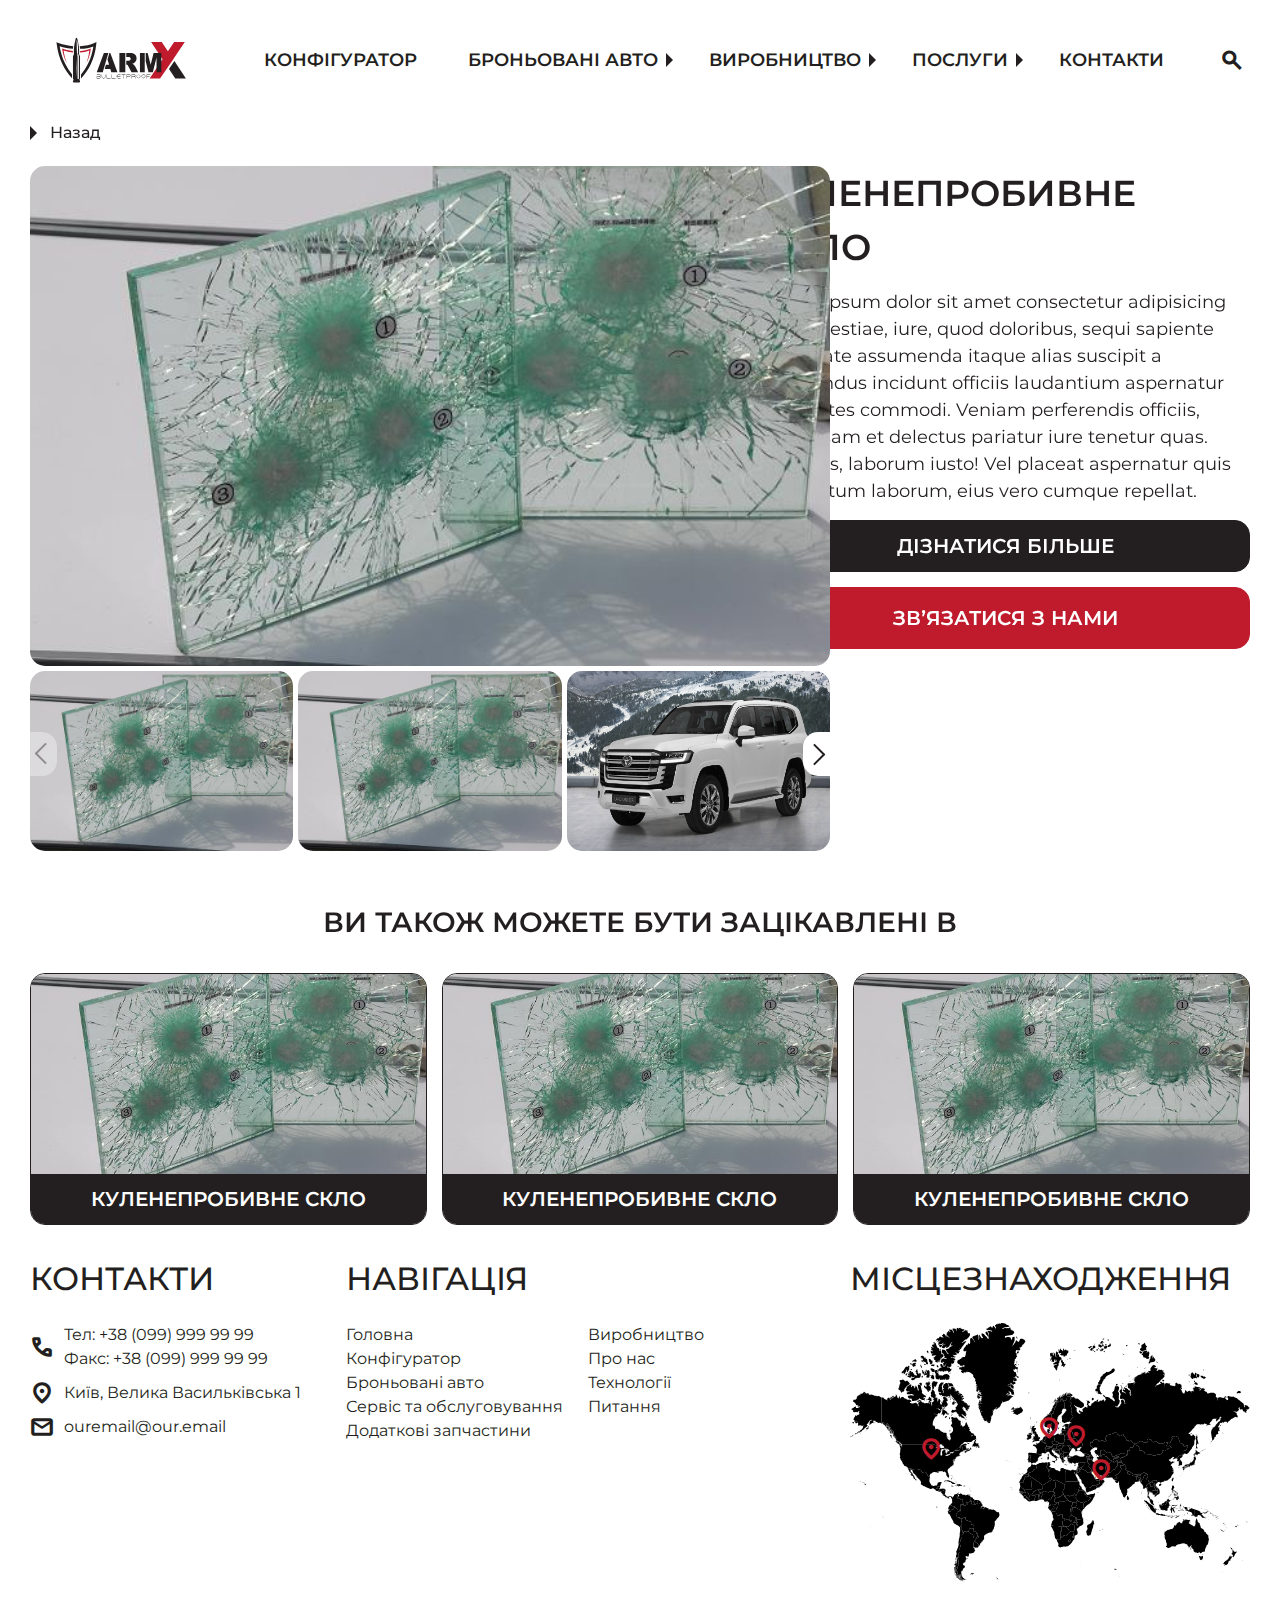
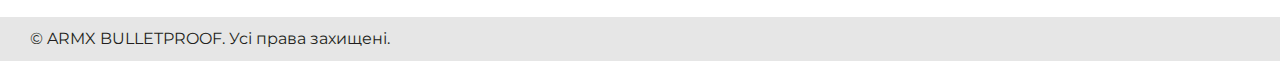
<file: service.html>
<!DOCTYPE html>
<html lang="en">
<head>
    <meta charset="UTF-8">
    <meta http-equiv="X-UA-Compatible" content="IE=edge">
    <meta name="viewport" content="width=device-width, initial-scale=1.0">
    <link rel="preconnect" href="https://fonts.googleapis.com">
    <link rel="preconnect" href="https://fonts.gstatic.com" crossorigin>
    <link rel="icon" type="image/x-icon" href="img/logo.svg" sizes="16x16 32x32">
    <link href="https://fonts.googleapis.com/css2?family=Montserrat:wght@400;500;600;700&display=swap" rel="stylesheet">
    <link rel="stylesheet" href="https://fonts.googleapis.com/css2?family=Material+Symbols+Outlined:opsz,wght,FILL,GRAD@48,400,0,0" />
    <link rel="stylesheet" href="https://cdn.jsdelivr.net/npm/swiper@10/swiper-bundle.min.css"/>
    <link rel="stylesheet" href="css/style.min.css">
    <title>Car</title>
</head>

<body>
    <div class="contact">
    <div class="contact__bg"></div>
    <form action="" class="contact__form">
        <div class="contact__cross"><span></span></div>
        <div class="contact__title">Звʼязатися з нами</div>
        <input type="text" class="contact__input" placeholder="Імʼя (Обовʼязково)">
        <input type="text" class="contact__input" placeholder="+38 (099) 999 99 99">
        <input type="text" class="contact__input" placeholder="Пошта (Обовʼязково)">
        <textarea class="contact__textarea" placeholder="Повідомлення (За бажанням)"></textarea>
        <button type="submit" class="contact__button">Відправити</button>
    </form>
</div>

<div class="contact__open"><span></span><p>Звʼязатися</p></div>
    <header class="header">
    <div class="header__container">
        <div class="header__lower">
            <a href="/carsFirst" class="header__logo"><img src="img/logo.svg" alt="logo" class="header__logo" width="250" height="50"></a>
            <nav class="nav">
                <!-- <a href="/carsFirst" class="nav__item"><p>головна</p></a> -->
                <a href="#" class="nav__item"><p>конфігуратор</p></a>
                <div class="nav__item-special">
                    <a href="/carsFirst/vehicles.html" class="nav__item-special-a" data-main="1">броньовані авто<p></p></a>
                    <div class="nav__special" data-menu="1">
                        <div class="nav__special-left_vehicles">
                            <div class="nav__special-types">
                                <a href="#" class="nav__special-type" data-submenu="sedan">седан</a>
                                <div class="nav__special-right_vehicles-mobile" data-mobile="sedan">
                                    <a href="#" class="nav__special-item_vehicles">
                                        <div class="nav__special-text_vehicles">chevy corvette</div>
                                    </a>
                                    <a href="#" class="nav__special-item_vehicles">
                                        <div class="nav__special-text_vehicles">mistubishi outlander</div>
                                    </a>
                                    <a href="#" class="nav__special-item_vehicles">
                                        <div class="nav__special-text_vehicles">nissan juke</div>
                                    </a>
                                    <a href="#" class="nav__special-item_vehicles">
                                        <div class="nav__special-text_vehicles">tesla model s plaid</div>
                                    </a>
                                    <a href="#" class="nav__special-item_vehicles">
                                        <div class="nav__special-text_vehicles">toyota tundra</div>
                                    </a>
                                    <a href="#" class="nav__special-item_vehicles">
                                        <div class="nav__special-text_vehicles">form transit</div>
                                    </a>
                                    <a href="#" class="nav__special-item_vehicles">
                                        <div class="nav__special-text_vehicles">chevy corvette</div>
                                    </a>
                                    <a href="#" class="nav__special-item_vehicles">
                                        <div class="nav__special-text_vehicles">mistubishi outlander</div>
                                    </a>
                                    <a href="#" class="nav__special-item_vehicles">
                                        <div class="nav__special-text_vehicles">nissan juke</div>
                                    </a>
                                    <a href="#" class="nav__special-item_vehicles">
                                        <div class="nav__special-text_vehicles">tesla model s plaid</div>
                                    </a>
                                    <a href="#" class="nav__special-item_vehicles">
                                        <div class="nav__special-text_vehicles">toyota tundra</div>
                                    </a>
                                    <a href="#" class="nav__special-item_vehicles">
                                        <div class="nav__special-text_vehicles">form transit</div>
                                    </a>
                                    <a href="#" class="nav__special-item_vehicles">
                                        <div class="nav__special-text_vehicles">chevy corvette</div>
                                    </a>
                                    <a href="#" class="nav__special-item_vehicles">
                                        <div class="nav__special-text_vehicles">mistubishi outlander</div>
                                    </a>
                                    <a href="#" class="nav__special-item_vehicles">
                                        <div class="nav__special-text_vehicles">nissan juke</div>
                                    </a>
                                    <a href="#" class="nav__special-item_vehicles">
                                        <div class="nav__special-text_vehicles">tesla model s plaid</div>
                                    </a>
                                    <a href="#" class="nav__special-item_vehicles">
                                        <div class="nav__special-text_vehicles">toyota tundra</div>
                                    </a>
                                    <a href="#" class="nav__special-item_vehicles">
                                        <div class="nav__special-text_vehicles">form transit</div>
                                    </a>
                                </div>
                                <a href="#" class="nav__special-type" data-submenu="suv">сув</a>
                                <div class="nav__special-right_vehicles-mobile" data-mobile="suv">
                                    <a href="#" class="nav__special-item_vehicles">
                                        <div class="nav__special-text_vehicles">chevy corvette</div>
                                    </a>
                                    <a href="#" class="nav__special-item_vehicles">
                                        <div class="nav__special-text_vehicles">mistubishi outlander</div>
                                    </a>
                                    <a href="#" class="nav__special-item_vehicles">
                                        <div class="nav__special-text_vehicles">nissan juke</div>
                                    </a>
                                    <a href="#" class="nav__special-item_vehicles">
                                        <div class="nav__special-text_vehicles">tesla model s plaid</div>
                                    </a>
                                    <a href="#" class="nav__special-item_vehicles">
                                        <div class="nav__special-text_vehicles">toyota tundra</div>
                                    </a>
                                    <a href="#" class="nav__special-item_vehicles">
                                        <div class="nav__special-text_vehicles">form transit</div>
                                    </a>
                                </div>
                                <a href="#" class="nav__special-type" data-submenu="minivan">мінівен</a>
                                <div class="nav__special-right_vehicles-mobile" data-mobile="minivan">
                                    <a href="#" class="nav__special-item_vehicles">
                                        <div class="nav__special-text_vehicles">chevy corvette</div>
                                    </a>
                                    <a href="#" class="nav__special-item_vehicles">
                                        <div class="nav__special-text_vehicles">mistubishi outlander</div>
                                    </a>
                                    <a href="#" class="nav__special-item_vehicles">
                                        <div class="nav__special-text_vehicles">nissan juke</div>
                                    </a>
                                    <a href="#" class="nav__special-item_vehicles">
                                        <div class="nav__special-text_vehicles">tesla model s plaid</div>
                                    </a>
                                    <a href="#" class="nav__special-item_vehicles">
                                        <div class="nav__special-text_vehicles">toyota tundra</div>
                                    </a>
                                    <a href="#" class="nav__special-item_vehicles">
                                        <div class="nav__special-text_vehicles">form transit</div>
                                    </a>
                                </div>
                            </div>
                            <a href="/carsFirst/vehicles.html" class="nav__special-type nav__special-type_all">усі</a>
                        </div>
                        <div class="nav__special-right_vehicles _submenu" data-content="sedan">
                            <a href="#" class="nav__special-item_vehicles">
                                <div class="nav__special-text_vehicles">chevy corvette</div>
                            </a>
                            <a href="#" class="nav__special-item_vehicles">
                                <div class="nav__special-text_vehicles">mistubishi outlander</div>
                            </a>
                            <a href="#" class="nav__special-item_vehicles">
                                <div class="nav__special-text_vehicles">nissan juke</div>
                            </a>
                            <a href="#" class="nav__special-item_vehicles">
                                <div class="nav__special-text_vehicles">tesla model s plaid</div>
                            </a>
                            <a href="#" class="nav__special-item_vehicles">
                                <div class="nav__special-text_vehicles">toyota tundra</div>
                            </a>
                            <a href="#" class="nav__special-item_vehicles">
                                <div class="nav__special-text_vehicles">form transit</div>
                            </a>
                            <a href="#" class="nav__special-item_vehicles">
                                <div class="nav__special-text_vehicles">chevy corvette</div>
                            </a>
                            <a href="#" class="nav__special-item_vehicles">
                                <div class="nav__special-text_vehicles">mistubishi outlander</div>
                            </a>
                            <a href="#" class="nav__special-item_vehicles">
                                <div class="nav__special-text_vehicles">nissan juke</div>
                            </a>
                            <a href="#" class="nav__special-item_vehicles">
                                <div class="nav__special-text_vehicles">tesla model s plaid</div>
                            </a>
                            <a href="#" class="nav__special-item_vehicles">
                                <div class="nav__special-text_vehicles">toyota tundra</div>
                            </a>
                            <a href="#" class="nav__special-item_vehicles">
                                <div class="nav__special-text_vehicles">form transit</div>
                            </a>
                            <a href="#" class="nav__special-item_vehicles">
                                <div class="nav__special-text_vehicles">chevy corvette</div>
                            </a>
                            <a href="#" class="nav__special-item_vehicles">
                                <div class="nav__special-text_vehicles">mistubishi outlander</div>
                            </a>
                            <a href="#" class="nav__special-item_vehicles">
                                <div class="nav__special-text_vehicles">nissan juke</div>
                            </a>
                            <a href="#" class="nav__special-item_vehicles">
                                <div class="nav__special-text_vehicles">tesla model s plaid</div>
                            </a>
                            <a href="#" class="nav__special-item_vehicles">
                                <div class="nav__special-text_vehicles">toyota tundra</div>
                            </a>
                            <a href="#" class="nav__special-item_vehicles">
                                <div class="nav__special-text_vehicles">form transit</div>
                            </a>
                        </div>
                        <div class="nav__special-right_vehicles" data-content="suv">
                            <a href="#" class="nav__special-item_vehicles">
                                <div class="nav__special-text_vehicles">chevy corvette</div>
                            </a>
                            <a href="#" class="nav__special-item_vehicles">
                                <div class="nav__special-text_vehicles">mistubishi outlander</div>
                            </a>
                            <a href="#" class="nav__special-item_vehicles">
                                <div class="nav__special-text_vehicles">nissan juke</div>
                            </a>
                            <a href="#" class="nav__special-item_vehicles">
                                <div class="nav__special-text_vehicles">tesla model s plaid</div>
                            </a>
                            <a href="#" class="nav__special-item_vehicles">
                                <div class="nav__special-text_vehicles">toyota tundra</div>
                            </a>
                            <a href="#" class="nav__special-item_vehicles">
                                <div class="nav__special-text_vehicles">form transit</div>
                            </a>
                        </div>
                        <div class="nav__special-right_vehicles" data-content="minivan">
                            <a href="#" class="nav__special-item_vehicles">
                                <div class="nav__special-text_vehicles">chevy corvette</div>
                            </a>
                            <a href="#" class="nav__special-item_vehicles">
                                <div class="nav__special-text_vehicles">mistubishi outlander</div>
                            </a>
                            <a href="#" class="nav__special-item_vehicles">
                                <div class="nav__special-text_vehicles">nissan juke</div>
                            </a>
                            <a href="#" class="nav__special-item_vehicles">
                                <div class="nav__special-text_vehicles">tesla model s plaid</div>
                            </a>
                            <a href="#" class="nav__special-item_vehicles">
                                <div class="nav__special-text_vehicles">toyota tundra</div>
                            </a>
                            <a href="#" class="nav__special-item_vehicles">
                                <div class="nav__special-text_vehicles">form transit</div>
                            </a>
                        </div>
                    </div>
                </div>
                <div class="nav__item-special">
                    <a href="#" class="nav__item-special-a" data-main="2">виробництво</a>
                    <div class="nav__special" data-menu="2">
                        <div class="nav__special-left">
                            <div class="nav__special-left_top">
                                <div class="nav__special-title">виробництво</div>
                                <div class="nav__special-desc">Lorem ipsum dolor sit amet consectetur adipisicing elit. Voluptatibus, aliquam. Omnis porro error suscipit quae esse doloremque recusandae expedita fugiat molestiae ipsam perspiciatis, pariatur voluptatibus magni aliquid ullam nemo nostrum.</div>
                            </div>
                            <a href="#" class="nav__special-button">дізнатись</a>
                        </div>
                        <div class="nav__special-right">
                            <a href="/carsFirst/services.html" class="nav__special-item">
                                <div class="nav__special-text">про нас</div>
                                <img src="img/armoring.png" alt="specifications">
                            </a>
                            <a href="/carsFirst/options.html" class="nav__special-item">
                                <div class="nav__special-text">технології</div>
                                <img src="img/armoring.png" alt="added options">
                            </a>
                            <a href="/carsFirst/faqs.html" class="nav__special-item">
                                <div class="nav__special-text">питання</div>
                                <img src="img/armoring.png" alt="knowledge base">
                            </a>
                        </div>
                    </div>
                </div>
                <div class="nav__item-special">
                    <a href="/carsFirst/services.html" class="nav__item-special-a" data-main="3">послуги</a>
                    <div class="nav__special" data-menu="3">
                        <div class="nav__special-left">
                            <div class="nav__special-left_top">
                                <div class="nav__special-title">послуги</div>
                                <div class="nav__special-desc">Lorem ipsum dolor sit amet consectetur adipisicing elit. Voluptatibus, aliquam. Omnis porro error suscipit quae esse doloremque recusandae expedita fugiat molestiae ipsam perspiciatis, pariatur voluptatibus magni aliquid ullam nemo nostrum.</div>
                            </div>
                            <a href="/carsFirst/services.html" class="nav__special-button">дізнатись</a>
                        </div>
                        <div class="nav__special-right">
                            <a href="/carsFirst/services.html" class="nav__special-item">
                                <div class="nav__special-tex nav__special-text_big">сервіс та обслуговування</div>
                                <img src="img/armoring.png" alt="specifications">
                            </a>
                            <a href="/carsFirst/options.html" class="nav__special-item">
                                <div class="nav__special-text nav__special-text_big">додаткові запчастини</div>
                                <img src="img/armoring.png" alt="added options">
                            </a>
                        </div>
                    </div>
                </div>
                <!-- <div class="nav__item-special">
                    <a href="#"class="nav__item-special-a" data-main="3">about</a>
                    <div class="nav__special" data-menu="3">
                        <div class="nav__special-left">
                            <div class="nav__special-left_top">
                                <div class="nav__special-title">about</div>
                                <div class="nav__special-desc">Lorem ipsum dolor sit amet consectetur adipisicing elit. Voluptatibus, aliquam. Omnis porro error suscipit quae esse doloremque recusandae expedita fugiat molestiae ipsam perspiciatis, pariatur voluptatibus magni aliquid ullam nemo nostrum.</div>
                            </div>
                            <a href="./about" class="nav__special-button">explore</a>
                        </div>
                        <div class="nav__special-right">
                            <a href="#" class="nav__special-item">
                                <div class="nav__special-text">the company</div>
                            </a>
                            <a href="#" class="nav__special-item">
                                <div class="nav__special-text">process</div>
                            </a>
                            <a href="#" class="nav__special-item">
                                <div class="nav__special-text">faqs</div>
                            </a>
                            <a href="#" class="nav__special-item">
                                <div class="nav__special-text">videos</div>
                            </a>
                            <a href="#" class="nav__special-item">
                                <div class="nav__special-text">locations</div>
                            </a>
                            <a href="#" class="nav__special-item">
                                <div class="nav__special-text">blog</div>
                            </a>
                        </div>
                    </div>
                </div> -->
                <div class="nav__item" id="headerContact"><p>контакти</p></div>
            </nav>
            <div class="header__search">
                <input class="header__search-input" type="text" placeholder="SEARCH">
                <button class="header__search-icon">
                    <span class="material-symbols-outlined">search</span>
                </button>
            </div>    
            <div class="burger"><span></span></div>
        </div>
    </div>
</header>
    <main class="main">
        <div class="option">
            <div class="option__container">
                <button class="option__back" type="button" onclick="history.go(-1)">Назад</button>
                <div class="option__content">
                    <div class="swiper option__slider">
                        <img src="" alt="option" class="option__slide-big">
                        <div class="swiper-wrapper option__wrapper">
                            <img src="img/services.jpeg" alt="option" class="swiper-slide option__slide">
                            <img src="img/services.jpeg" alt="option" class="swiper-slide option__slide">
                            <img src="img/banner2.jpeg" alt="option" class="swiper-slide option__slide">
                            <img src="img/services.jpeg" alt="option" class="swiper-slide option__slide">
                        </div>
                        <div class="swiper-button-prev option__button option__button-prev"></div>
                        <div class="swiper-button-next option__button option__button-next"></div>
                    </div>
                    <div class="option__desc">
                        <div class="option__desc-title">Куленепробивне скло</div>
                        <div class="option__desc-text">Lorem ipsum dolor sit amet consectetur adipisicing elit. Molestiae, iure, quod doloribus, sequi sapiente cupiditate assumenda itaque alias suscipit a repellendus incidunt officiis laudantium aspernatur voluptates commodi. Veniam perferendis officiis, laboriosam et delectus pariatur iure tenetur quas. Voluptas, laborum iusto! Vel placeat aspernatur quis voluptatum laborum, eius vero cumque repellat.</div>
                        <button class="option__desc-button">Дізнатися більше</button>
                        <div class="option__desc-more">Lorem ipsum dolor sit amet, consectetur adipisicing elit. Consequuntur ullam, excepturi, enim et cupiditate cum explicabo nihil dolorem laborum eaque, tempore iure sequi reprehenderit neque. Voluptatibus dolores, commodi atque odit doloribus voluptatem maxime quia, dolore sit ex soluta, odio dolorum rerum repellat! Blanditiis veniam ab, ex voluptas distinctio provident! Iusto praesentium explicabo dolores, alias voluptatem, voluptas ipsam vitae incidunt nobis officiis porro dignissimos esse, distinctio perferendis facilis debitis commodi omnis in eveniet amet. Tenetur natus officiis asperiores. Placeat, sit nemo? Ipsam, recusandae nostrum nemo magnam aspernatur doloremque omnis vero, obcaecati eos consectetur expedita tenetur officia dolor esse, fuga incidunt sunt!</div>
                        <button class="option__desc-button_contact slider-contact">Звʼязатися з нами</button>
                    </div>
                </div>
                <div class="option__common">
                    <div class="option__common-title">Ви також можете бути зацікавлені в</div>
                    <div class="option__common-items">
                        <a href="/carsFirst/service.html" class="option__common-item">
                            <img src="img/services.jpeg" alt="common" class="option__common-img">
                            <div class="option__common-name">Куленепробивне скло</div>
                        </a>
                        <a href="/carsFirst/service.html" class="option__common-item">
                            <img src="img/services.jpeg" alt="common" class="option__common-img">
                            <div class="option__common-name">Куленепробивне скло</div>
                        </a>
                        <a href="/carsFirst/service.html" class="option__common-item">
                            <img src="img/services.jpeg" alt="common" class="option__common-img">
                            <div class="option__common-name">Куленепробивне скло</div>
                        </a>
                    </div>
                </div>
            </div>
        </div>
    </main>
    <footer class="footer">
    <div class="footer__container">
        <div class="footer__contact">
            <div class="footer__title">Контакти</div>
            <div class="footer__contact-texts">
                <div class="footer__contact-text">
                    <span class="material-symbols-outlined">call</span>
                    <p>
                        Тел: +38 (099) 999 99 99 <br>
                        Факс: +38 (099) 999 99 99
                    </p>
                </div>
                <div class="footer__contact-text"><span class="material-symbols-outlined">location_on</span>Київ, Велика Васильківська 1</div>
                <div class="footer__contact-text"><span class="material-symbols-outlined">mail</span>ouremail@our.email</div>
            </div>
        </div>
        <div class="footer__brands">
            <div class="footer__title">Навігація</div>
            <div class="footer__brands-content">
                <a href="/carsFirst" class="footer__brands-item">Головна</a>
                <a href="#" class="footer__brands-item">Виробництво</a>
                <a href="#" class="footer__brands-item">Конфігуратор</a>
                <a href="#" class="footer__brands-item">Про нас</a>
                <a href="/carsFirst/vehicles.html" class="footer__brands-item">Броньовані авто</a>
                <a href="#" class="footer__brands-item">Технології</a>
                <a href="/carsFirst/services.html" class="footer__brands-item">Сервіс та обслуговування</a>
                <a href="#" class="footer__brands-item">Питання</a>
                <a href="/carsFirst/options.html" class="footer__brands-item">Додаткові запчастини</a>
            </div>
        </div>
        <div class="footer__map">
            <div class="footer__title">Місцезнаходження</div>
            <div class="footer__map-content">
                <img class="footer__map-img" src="img/world.svg" alt="map">
                <div class="footer__map-location" id="locusa">
                    <div class="footer__map-country" data-country="usa">США</div>
                    <span class="material-symbols-outlined footer__map-icon" data-icon="usa">location_on</span>
                </div>
                <div class="footer__map-location" id="locukraine">
                    <div class="footer__map-country" data-country="ukraine">Україна</div>
                    <span class="material-symbols-outlined footer__map-icon" data-icon="ukraine">location_on</span>
                </div>
                <div class="footer__map-location" id="locuae">
                    <div class="footer__map-country" data-country="uae">ОАЕ</div>
                    <span class="material-symbols-outlined footer__map-icon" data-icon="uae">location_on</span>
                </div>
                <div class="footer__map-location" id="locgermany">
                    <div class="footer__map-country" data-country="germany">Німеччина</div>
                    <span class="material-symbols-outlined footer__map-icon" data-icon="germany">location_on</span>
                </div>
            </div>
        </div>
    </div>
</footer>
<div class="footer__bottom">
    <div class="footer__bottom-container">
        © ARMX BULLETPROOF. Усі права захищені.
    </div>
</div>
    <script src="https://cdn.jsdelivr.net/npm/swiper@10/swiper-bundle.min.js"></script>
    <script src="js/app.min.js"></script>
</body>
</html>
</file>
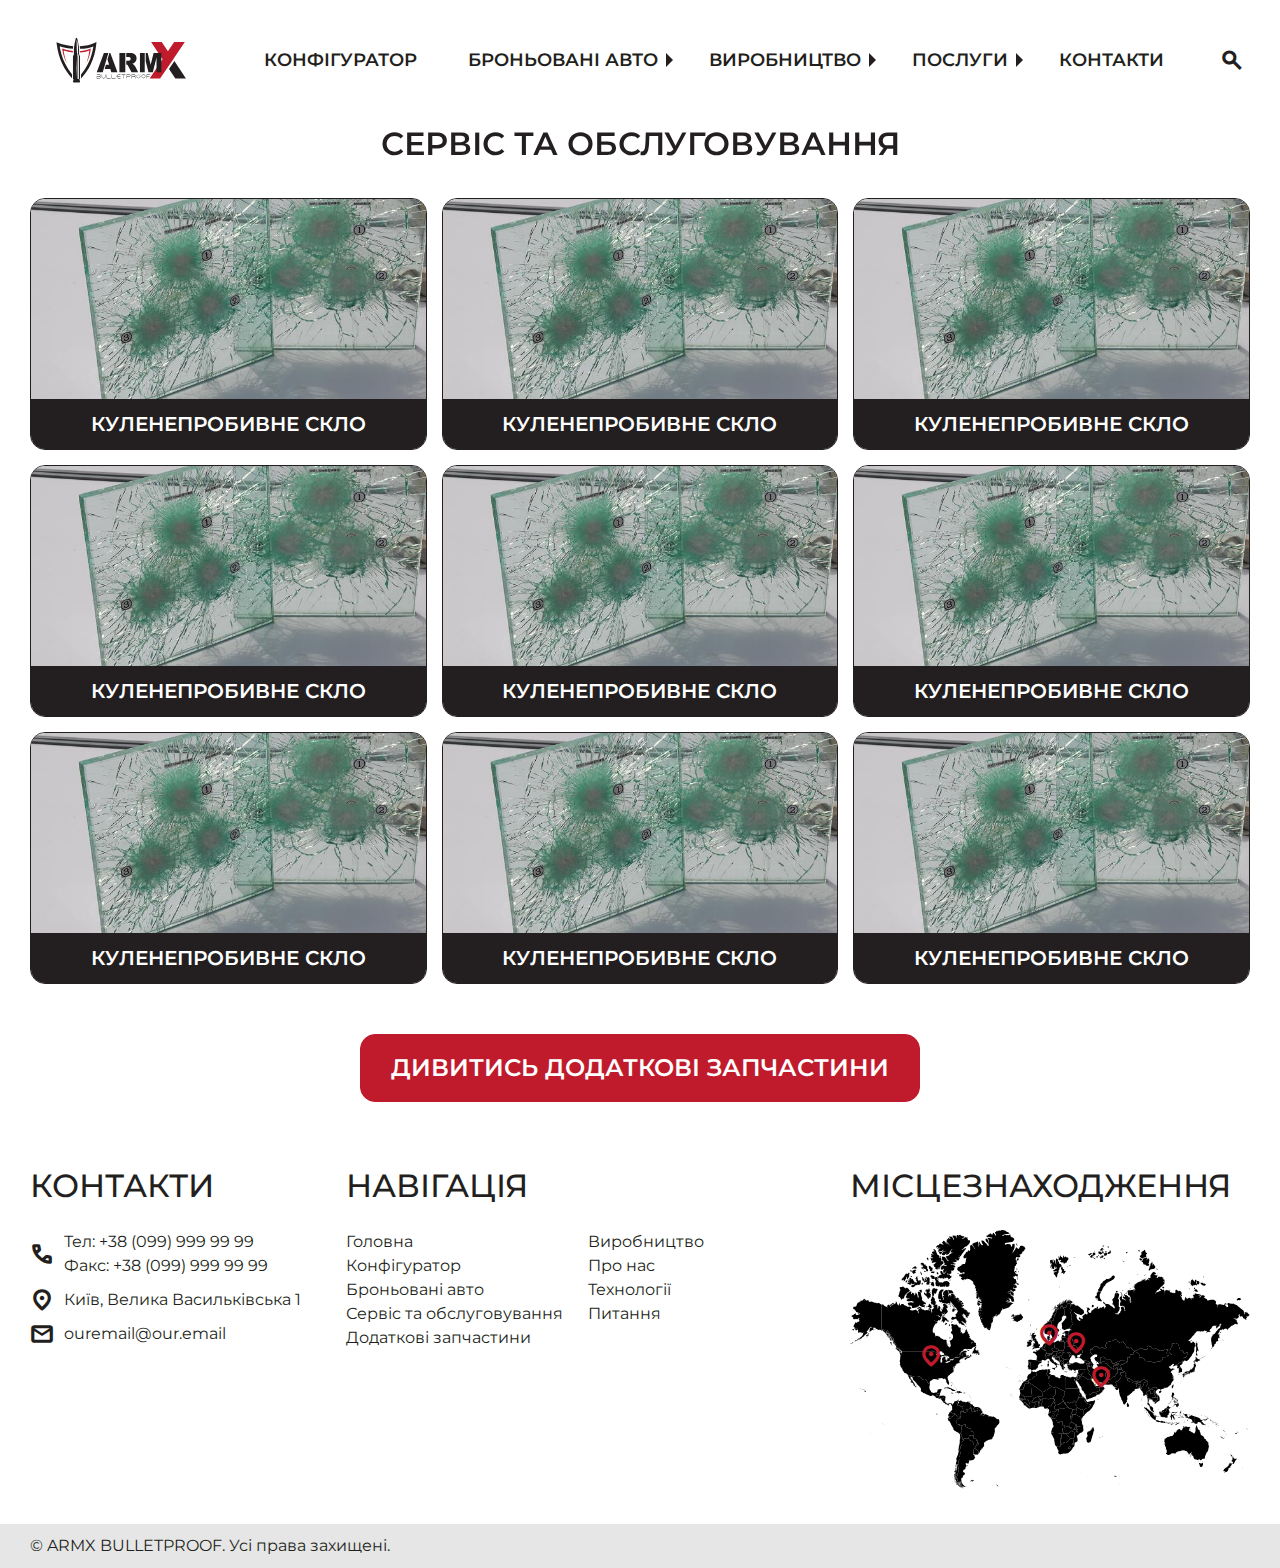
<file: services.html>
<!DOCTYPE html>
<html lang="en">
<head>
    <meta charset="UTF-8">
    <meta http-equiv="X-UA-Compatible" content="IE=edge">
    <meta name="viewport" content="width=device-width, initial-scale=1.0">
    <link rel="preconnect" href="https://fonts.googleapis.com">
    <link rel="preconnect" href="https://fonts.gstatic.com" crossorigin>
    <link rel="icon" type="image/x-icon" href="img/logo.svg" sizes="16x16 32x32">
    <link href="https://fonts.googleapis.com/css2?family=Montserrat:wght@400;500;600;700&display=swap" rel="stylesheet">
    <link rel="stylesheet" href="https://fonts.googleapis.com/css2?family=Material+Symbols+Outlined:opsz,wght,FILL,GRAD@48,400,0,0" />
    <link rel="stylesheet" href="https://cdn.jsdelivr.net/npm/swiper@10/swiper-bundle.min.css"/>
    <link rel="stylesheet" href="css/style.min.css">
    <title>Car</title>
</head>

<body>
    <div class="contact">
    <div class="contact__bg"></div>
    <form action="" class="contact__form">
        <div class="contact__cross"><span></span></div>
        <div class="contact__title">Звʼязатися з нами</div>
        <input type="text" class="contact__input" placeholder="Імʼя (Обовʼязково)">
        <input type="text" class="contact__input" placeholder="+38 (099) 999 99 99">
        <input type="text" class="contact__input" placeholder="Пошта (Обовʼязково)">
        <textarea class="contact__textarea" placeholder="Повідомлення (За бажанням)"></textarea>
        <button type="submit" class="contact__button">Відправити</button>
    </form>
</div>

<div class="contact__open"><span></span><p>Звʼязатися</p></div>
    <header class="header">
    <div class="header__container">
        <div class="header__lower">
            <a href="/carsFirst" class="header__logo"><img src="img/logo.svg" alt="logo" class="header__logo" width="250" height="50"></a>
            <nav class="nav">
                <!-- <a href="/carsFirst" class="nav__item"><p>головна</p></a> -->
                <a href="#" class="nav__item"><p>конфігуратор</p></a>
                <div class="nav__item-special">
                    <a href="/carsFirst/vehicles.html" class="nav__item-special-a" data-main="1">броньовані авто<p></p></a>
                    <div class="nav__special" data-menu="1">
                        <div class="nav__special-left_vehicles">
                            <div class="nav__special-types">
                                <a href="#" class="nav__special-type" data-submenu="sedan">седан</a>
                                <div class="nav__special-right_vehicles-mobile" data-mobile="sedan">
                                    <a href="#" class="nav__special-item_vehicles">
                                        <div class="nav__special-text_vehicles">chevy corvette</div>
                                    </a>
                                    <a href="#" class="nav__special-item_vehicles">
                                        <div class="nav__special-text_vehicles">mistubishi outlander</div>
                                    </a>
                                    <a href="#" class="nav__special-item_vehicles">
                                        <div class="nav__special-text_vehicles">nissan juke</div>
                                    </a>
                                    <a href="#" class="nav__special-item_vehicles">
                                        <div class="nav__special-text_vehicles">tesla model s plaid</div>
                                    </a>
                                    <a href="#" class="nav__special-item_vehicles">
                                        <div class="nav__special-text_vehicles">toyota tundra</div>
                                    </a>
                                    <a href="#" class="nav__special-item_vehicles">
                                        <div class="nav__special-text_vehicles">form transit</div>
                                    </a>
                                    <a href="#" class="nav__special-item_vehicles">
                                        <div class="nav__special-text_vehicles">chevy corvette</div>
                                    </a>
                                    <a href="#" class="nav__special-item_vehicles">
                                        <div class="nav__special-text_vehicles">mistubishi outlander</div>
                                    </a>
                                    <a href="#" class="nav__special-item_vehicles">
                                        <div class="nav__special-text_vehicles">nissan juke</div>
                                    </a>
                                    <a href="#" class="nav__special-item_vehicles">
                                        <div class="nav__special-text_vehicles">tesla model s plaid</div>
                                    </a>
                                    <a href="#" class="nav__special-item_vehicles">
                                        <div class="nav__special-text_vehicles">toyota tundra</div>
                                    </a>
                                    <a href="#" class="nav__special-item_vehicles">
                                        <div class="nav__special-text_vehicles">form transit</div>
                                    </a>
                                    <a href="#" class="nav__special-item_vehicles">
                                        <div class="nav__special-text_vehicles">chevy corvette</div>
                                    </a>
                                    <a href="#" class="nav__special-item_vehicles">
                                        <div class="nav__special-text_vehicles">mistubishi outlander</div>
                                    </a>
                                    <a href="#" class="nav__special-item_vehicles">
                                        <div class="nav__special-text_vehicles">nissan juke</div>
                                    </a>
                                    <a href="#" class="nav__special-item_vehicles">
                                        <div class="nav__special-text_vehicles">tesla model s plaid</div>
                                    </a>
                                    <a href="#" class="nav__special-item_vehicles">
                                        <div class="nav__special-text_vehicles">toyota tundra</div>
                                    </a>
                                    <a href="#" class="nav__special-item_vehicles">
                                        <div class="nav__special-text_vehicles">form transit</div>
                                    </a>
                                </div>
                                <a href="#" class="nav__special-type" data-submenu="suv">сув</a>
                                <div class="nav__special-right_vehicles-mobile" data-mobile="suv">
                                    <a href="#" class="nav__special-item_vehicles">
                                        <div class="nav__special-text_vehicles">chevy corvette</div>
                                    </a>
                                    <a href="#" class="nav__special-item_vehicles">
                                        <div class="nav__special-text_vehicles">mistubishi outlander</div>
                                    </a>
                                    <a href="#" class="nav__special-item_vehicles">
                                        <div class="nav__special-text_vehicles">nissan juke</div>
                                    </a>
                                    <a href="#" class="nav__special-item_vehicles">
                                        <div class="nav__special-text_vehicles">tesla model s plaid</div>
                                    </a>
                                    <a href="#" class="nav__special-item_vehicles">
                                        <div class="nav__special-text_vehicles">toyota tundra</div>
                                    </a>
                                    <a href="#" class="nav__special-item_vehicles">
                                        <div class="nav__special-text_vehicles">form transit</div>
                                    </a>
                                </div>
                                <a href="#" class="nav__special-type" data-submenu="minivan">мінівен</a>
                                <div class="nav__special-right_vehicles-mobile" data-mobile="minivan">
                                    <a href="#" class="nav__special-item_vehicles">
                                        <div class="nav__special-text_vehicles">chevy corvette</div>
                                    </a>
                                    <a href="#" class="nav__special-item_vehicles">
                                        <div class="nav__special-text_vehicles">mistubishi outlander</div>
                                    </a>
                                    <a href="#" class="nav__special-item_vehicles">
                                        <div class="nav__special-text_vehicles">nissan juke</div>
                                    </a>
                                    <a href="#" class="nav__special-item_vehicles">
                                        <div class="nav__special-text_vehicles">tesla model s plaid</div>
                                    </a>
                                    <a href="#" class="nav__special-item_vehicles">
                                        <div class="nav__special-text_vehicles">toyota tundra</div>
                                    </a>
                                    <a href="#" class="nav__special-item_vehicles">
                                        <div class="nav__special-text_vehicles">form transit</div>
                                    </a>
                                </div>
                            </div>
                            <a href="/carsFirst/vehicles.html" class="nav__special-type nav__special-type_all">усі</a>
                        </div>
                        <div class="nav__special-right_vehicles _submenu" data-content="sedan">
                            <a href="#" class="nav__special-item_vehicles">
                                <div class="nav__special-text_vehicles">chevy corvette</div>
                            </a>
                            <a href="#" class="nav__special-item_vehicles">
                                <div class="nav__special-text_vehicles">mistubishi outlander</div>
                            </a>
                            <a href="#" class="nav__special-item_vehicles">
                                <div class="nav__special-text_vehicles">nissan juke</div>
                            </a>
                            <a href="#" class="nav__special-item_vehicles">
                                <div class="nav__special-text_vehicles">tesla model s plaid</div>
                            </a>
                            <a href="#" class="nav__special-item_vehicles">
                                <div class="nav__special-text_vehicles">toyota tundra</div>
                            </a>
                            <a href="#" class="nav__special-item_vehicles">
                                <div class="nav__special-text_vehicles">form transit</div>
                            </a>
                            <a href="#" class="nav__special-item_vehicles">
                                <div class="nav__special-text_vehicles">chevy corvette</div>
                            </a>
                            <a href="#" class="nav__special-item_vehicles">
                                <div class="nav__special-text_vehicles">mistubishi outlander</div>
                            </a>
                            <a href="#" class="nav__special-item_vehicles">
                                <div class="nav__special-text_vehicles">nissan juke</div>
                            </a>
                            <a href="#" class="nav__special-item_vehicles">
                                <div class="nav__special-text_vehicles">tesla model s plaid</div>
                            </a>
                            <a href="#" class="nav__special-item_vehicles">
                                <div class="nav__special-text_vehicles">toyota tundra</div>
                            </a>
                            <a href="#" class="nav__special-item_vehicles">
                                <div class="nav__special-text_vehicles">form transit</div>
                            </a>
                            <a href="#" class="nav__special-item_vehicles">
                                <div class="nav__special-text_vehicles">chevy corvette</div>
                            </a>
                            <a href="#" class="nav__special-item_vehicles">
                                <div class="nav__special-text_vehicles">mistubishi outlander</div>
                            </a>
                            <a href="#" class="nav__special-item_vehicles">
                                <div class="nav__special-text_vehicles">nissan juke</div>
                            </a>
                            <a href="#" class="nav__special-item_vehicles">
                                <div class="nav__special-text_vehicles">tesla model s plaid</div>
                            </a>
                            <a href="#" class="nav__special-item_vehicles">
                                <div class="nav__special-text_vehicles">toyota tundra</div>
                            </a>
                            <a href="#" class="nav__special-item_vehicles">
                                <div class="nav__special-text_vehicles">form transit</div>
                            </a>
                        </div>
                        <div class="nav__special-right_vehicles" data-content="suv">
                            <a href="#" class="nav__special-item_vehicles">
                                <div class="nav__special-text_vehicles">chevy corvette</div>
                            </a>
                            <a href="#" class="nav__special-item_vehicles">
                                <div class="nav__special-text_vehicles">mistubishi outlander</div>
                            </a>
                            <a href="#" class="nav__special-item_vehicles">
                                <div class="nav__special-text_vehicles">nissan juke</div>
                            </a>
                            <a href="#" class="nav__special-item_vehicles">
                                <div class="nav__special-text_vehicles">tesla model s plaid</div>
                            </a>
                            <a href="#" class="nav__special-item_vehicles">
                                <div class="nav__special-text_vehicles">toyota tundra</div>
                            </a>
                            <a href="#" class="nav__special-item_vehicles">
                                <div class="nav__special-text_vehicles">form transit</div>
                            </a>
                        </div>
                        <div class="nav__special-right_vehicles" data-content="minivan">
                            <a href="#" class="nav__special-item_vehicles">
                                <div class="nav__special-text_vehicles">chevy corvette</div>
                            </a>
                            <a href="#" class="nav__special-item_vehicles">
                                <div class="nav__special-text_vehicles">mistubishi outlander</div>
                            </a>
                            <a href="#" class="nav__special-item_vehicles">
                                <div class="nav__special-text_vehicles">nissan juke</div>
                            </a>
                            <a href="#" class="nav__special-item_vehicles">
                                <div class="nav__special-text_vehicles">tesla model s plaid</div>
                            </a>
                            <a href="#" class="nav__special-item_vehicles">
                                <div class="nav__special-text_vehicles">toyota tundra</div>
                            </a>
                            <a href="#" class="nav__special-item_vehicles">
                                <div class="nav__special-text_vehicles">form transit</div>
                            </a>
                        </div>
                    </div>
                </div>
                <div class="nav__item-special">
                    <a href="#" class="nav__item-special-a" data-main="2">виробництво</a>
                    <div class="nav__special" data-menu="2">
                        <div class="nav__special-left">
                            <div class="nav__special-left_top">
                                <div class="nav__special-title">виробництво</div>
                                <div class="nav__special-desc">Lorem ipsum dolor sit amet consectetur adipisicing elit. Voluptatibus, aliquam. Omnis porro error suscipit quae esse doloremque recusandae expedita fugiat molestiae ipsam perspiciatis, pariatur voluptatibus magni aliquid ullam nemo nostrum.</div>
                            </div>
                            <a href="#" class="nav__special-button">дізнатись</a>
                        </div>
                        <div class="nav__special-right">
                            <a href="/carsFirst/services.html" class="nav__special-item">
                                <div class="nav__special-text">про нас</div>
                                <img src="img/armoring.png" alt="specifications">
                            </a>
                            <a href="/carsFirst/options.html" class="nav__special-item">
                                <div class="nav__special-text">технології</div>
                                <img src="img/armoring.png" alt="added options">
                            </a>
                            <a href="/carsFirst/faqs.html" class="nav__special-item">
                                <div class="nav__special-text">питання</div>
                                <img src="img/armoring.png" alt="knowledge base">
                            </a>
                        </div>
                    </div>
                </div>
                <div class="nav__item-special">
                    <a href="/carsFirst/services.html" class="nav__item-special-a" data-main="3">послуги</a>
                    <div class="nav__special" data-menu="3">
                        <div class="nav__special-left">
                            <div class="nav__special-left_top">
                                <div class="nav__special-title">послуги</div>
                                <div class="nav__special-desc">Lorem ipsum dolor sit amet consectetur adipisicing elit. Voluptatibus, aliquam. Omnis porro error suscipit quae esse doloremque recusandae expedita fugiat molestiae ipsam perspiciatis, pariatur voluptatibus magni aliquid ullam nemo nostrum.</div>
                            </div>
                            <a href="/carsFirst/services.html" class="nav__special-button">дізнатись</a>
                        </div>
                        <div class="nav__special-right">
                            <a href="/carsFirst/services.html" class="nav__special-item">
                                <div class="nav__special-tex nav__special-text_big">сервіс та обслуговування</div>
                                <img src="img/armoring.png" alt="specifications">
                            </a>
                            <a href="/carsFirst/options.html" class="nav__special-item">
                                <div class="nav__special-text nav__special-text_big">додаткові запчастини</div>
                                <img src="img/armoring.png" alt="added options">
                            </a>
                        </div>
                    </div>
                </div>
                <!-- <div class="nav__item-special">
                    <a href="#"class="nav__item-special-a" data-main="3">about</a>
                    <div class="nav__special" data-menu="3">
                        <div class="nav__special-left">
                            <div class="nav__special-left_top">
                                <div class="nav__special-title">about</div>
                                <div class="nav__special-desc">Lorem ipsum dolor sit amet consectetur adipisicing elit. Voluptatibus, aliquam. Omnis porro error suscipit quae esse doloremque recusandae expedita fugiat molestiae ipsam perspiciatis, pariatur voluptatibus magni aliquid ullam nemo nostrum.</div>
                            </div>
                            <a href="./about" class="nav__special-button">explore</a>
                        </div>
                        <div class="nav__special-right">
                            <a href="#" class="nav__special-item">
                                <div class="nav__special-text">the company</div>
                            </a>
                            <a href="#" class="nav__special-item">
                                <div class="nav__special-text">process</div>
                            </a>
                            <a href="#" class="nav__special-item">
                                <div class="nav__special-text">faqs</div>
                            </a>
                            <a href="#" class="nav__special-item">
                                <div class="nav__special-text">videos</div>
                            </a>
                            <a href="#" class="nav__special-item">
                                <div class="nav__special-text">locations</div>
                            </a>
                            <a href="#" class="nav__special-item">
                                <div class="nav__special-text">blog</div>
                            </a>
                        </div>
                    </div>
                </div> -->
                <div class="nav__item" id="headerContact"><p>контакти</p></div>
            </nav>
            <div class="header__search">
                <input class="header__search-input" type="text" placeholder="SEARCH">
                <button class="header__search-icon">
                    <span class="material-symbols-outlined">search</span>
                </button>
            </div>    
            <div class="burger"><span></span></div>
        </div>
    </div>
</header>
    <main class="main">
        <div class="options">
            <div class="options__container">
                <div class="options__title">сервіс та обслуговування</div>
                <div class="options__items">
                    <a href="/carsFirst/service.html" class="options__item">
                        <img src="img/services.jpeg" alt="added option" class="options__item-img">
                        <div class="options__item-name">куленепробивне скло</div>
                    </a>
                    <a href="/carsFirst/service.html" class="options__item">
                        <img src="img/services.jpeg" alt="added option" class="options__item-img">
                        <div class="options__item-name">куленепробивне скло</div>
                    </a>
                    <a href="/carsFirst/service.html" class="options__item">
                        <img src="img/services.jpeg" alt="added option" class="options__item-img">
                        <div class="options__item-name">куленепробивне скло</div>
                    </a>
                    <a href="/carsFirst/service.html" class="options__item">
                        <img src="img/services.jpeg" alt="added option" class="options__item-img">
                        <div class="options__item-name">куленепробивне скло</div>
                    </a>
                    <a href="/carsFirst/service.html" class="options__item">
                        <img src="img/services.jpeg" alt="added option" class="options__item-img">
                        <div class="options__item-name">куленепробивне скло</div>
                    </a>
                    <a href="/carsFirst/service.html" class="options__item">
                        <img src="img/services.jpeg" alt="added option" class="options__item-img">
                        <div class="options__item-name">куленепробивне скло</div>
                    </a>
                    <a href="/carsFirst/service.html" class="options__item">
                        <img src="img/services.jpeg" alt="added option" class="options__item-img">
                        <div class="options__item-name">куленепробивне скло</div>
                    </a>
                    <a href="/carsFirst/service.html" class="options__item">
                        <img src="img/services.jpeg" alt="added option" class="options__item-img">
                        <div class="options__item-name">куленепробивне скло</div>
                    </a>
                    <a href="/carsFirst/service.html" class="options__item">
                        <img src="img/services.jpeg" alt="added option" class="options__item-img">
                        <div class="options__item-name">куленепробивне скло</div>
                    </a>
                </div>
                <a href="/carsFirst/options.html" class="options__button">дивитись додаткові запчастини</a>
            </div>
        </div>
    </main>
    <footer class="footer">
    <div class="footer__container">
        <div class="footer__contact">
            <div class="footer__title">Контакти</div>
            <div class="footer__contact-texts">
                <div class="footer__contact-text">
                    <span class="material-symbols-outlined">call</span>
                    <p>
                        Тел: +38 (099) 999 99 99 <br>
                        Факс: +38 (099) 999 99 99
                    </p>
                </div>
                <div class="footer__contact-text"><span class="material-symbols-outlined">location_on</span>Київ, Велика Васильківська 1</div>
                <div class="footer__contact-text"><span class="material-symbols-outlined">mail</span>ouremail@our.email</div>
            </div>
        </div>
        <div class="footer__brands">
            <div class="footer__title">Навігація</div>
            <div class="footer__brands-content">
                <a href="/carsFirst" class="footer__brands-item">Головна</a>
                <a href="#" class="footer__brands-item">Виробництво</a>
                <a href="#" class="footer__brands-item">Конфігуратор</a>
                <a href="#" class="footer__brands-item">Про нас</a>
                <a href="/carsFirst/vehicles.html" class="footer__brands-item">Броньовані авто</a>
                <a href="#" class="footer__brands-item">Технології</a>
                <a href="/carsFirst/services.html" class="footer__brands-item">Сервіс та обслуговування</a>
                <a href="#" class="footer__brands-item">Питання</a>
                <a href="/carsFirst/options.html" class="footer__brands-item">Додаткові запчастини</a>
            </div>
        </div>
        <div class="footer__map">
            <div class="footer__title">Місцезнаходження</div>
            <div class="footer__map-content">
                <img class="footer__map-img" src="img/world.svg" alt="map">
                <div class="footer__map-location" id="locusa">
                    <div class="footer__map-country" data-country="usa">США</div>
                    <span class="material-symbols-outlined footer__map-icon" data-icon="usa">location_on</span>
                </div>
                <div class="footer__map-location" id="locukraine">
                    <div class="footer__map-country" data-country="ukraine">Україна</div>
                    <span class="material-symbols-outlined footer__map-icon" data-icon="ukraine">location_on</span>
                </div>
                <div class="footer__map-location" id="locuae">
                    <div class="footer__map-country" data-country="uae">ОАЕ</div>
                    <span class="material-symbols-outlined footer__map-icon" data-icon="uae">location_on</span>
                </div>
                <div class="footer__map-location" id="locgermany">
                    <div class="footer__map-country" data-country="germany">Німеччина</div>
                    <span class="material-symbols-outlined footer__map-icon" data-icon="germany">location_on</span>
                </div>
            </div>
        </div>
    </div>
</footer>
<div class="footer__bottom">
    <div class="footer__bottom-container">
        © ARMX BULLETPROOF. Усі права захищені.
    </div>
</div>
    <script src="https://cdn.jsdelivr.net/npm/swiper@10/swiper-bundle.min.js"></script>
    <script src="js/app.min.js"></script>
</body>
</html>
</file>
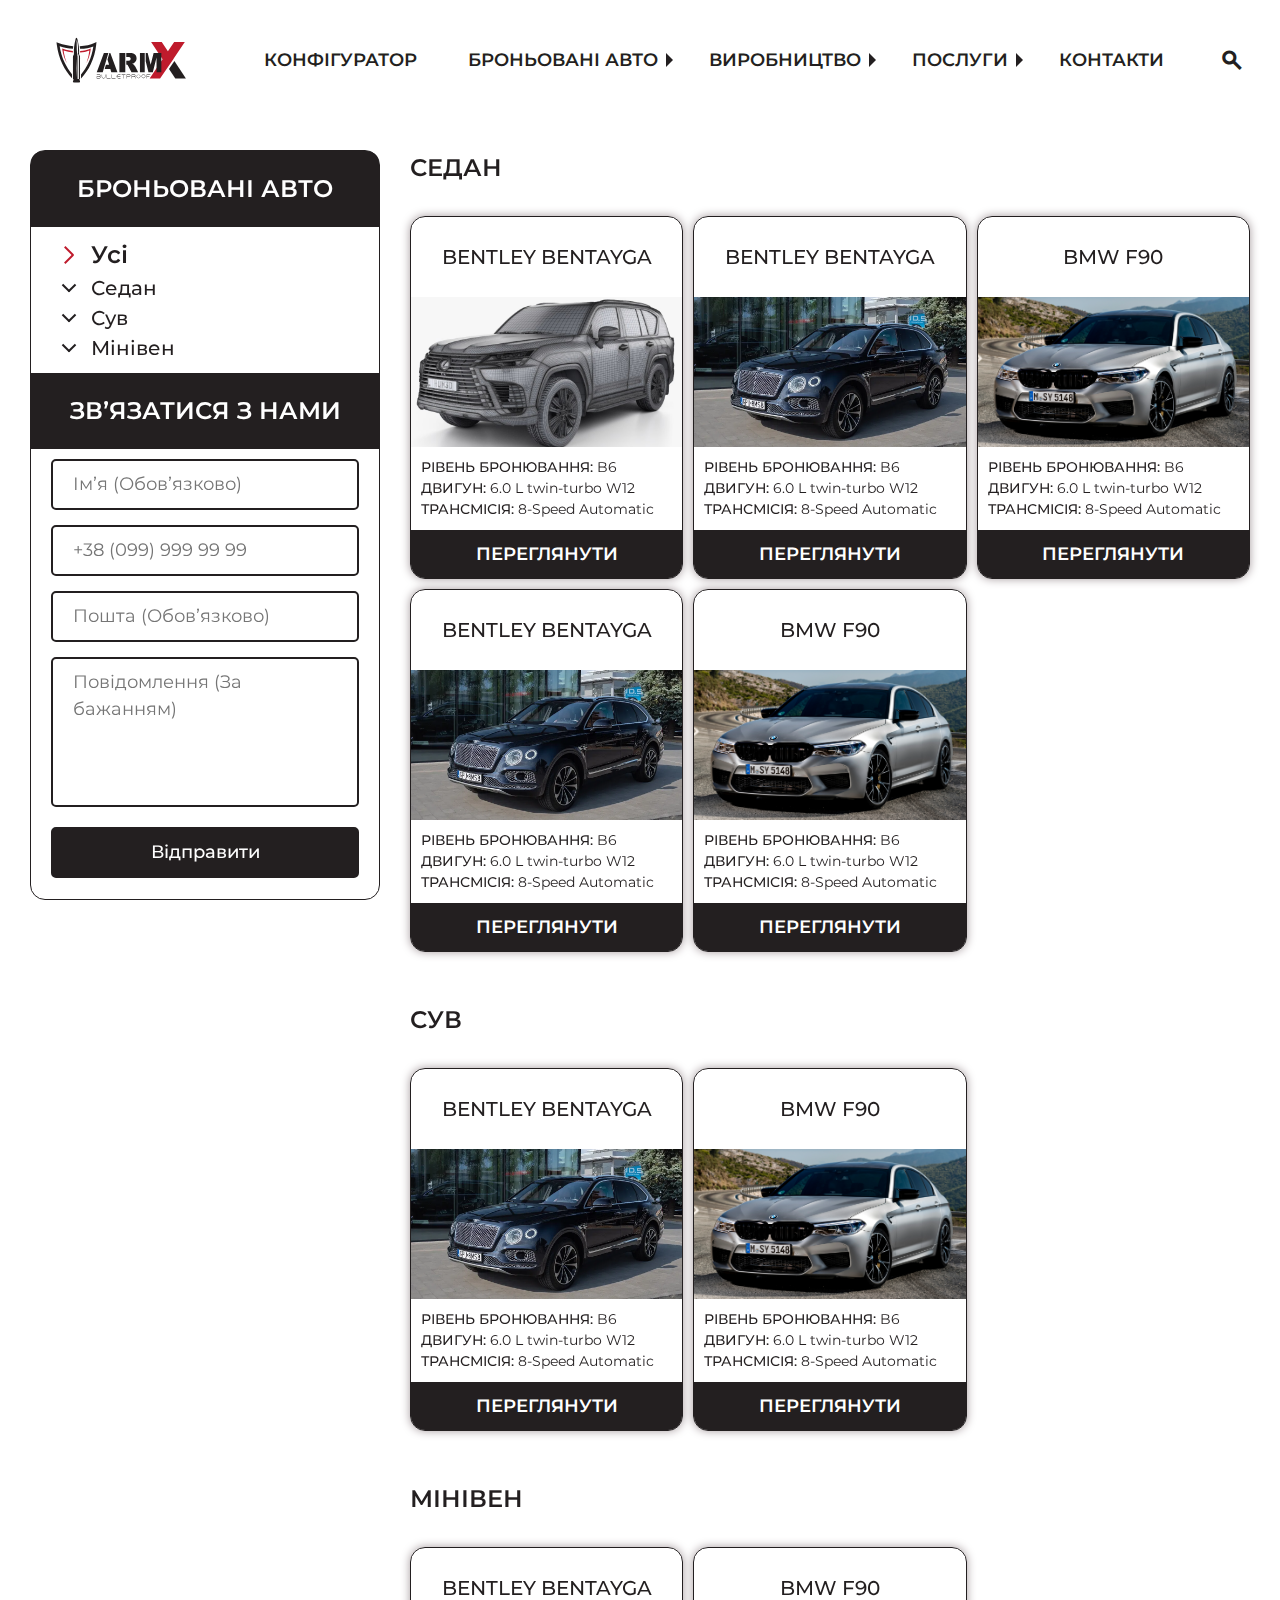
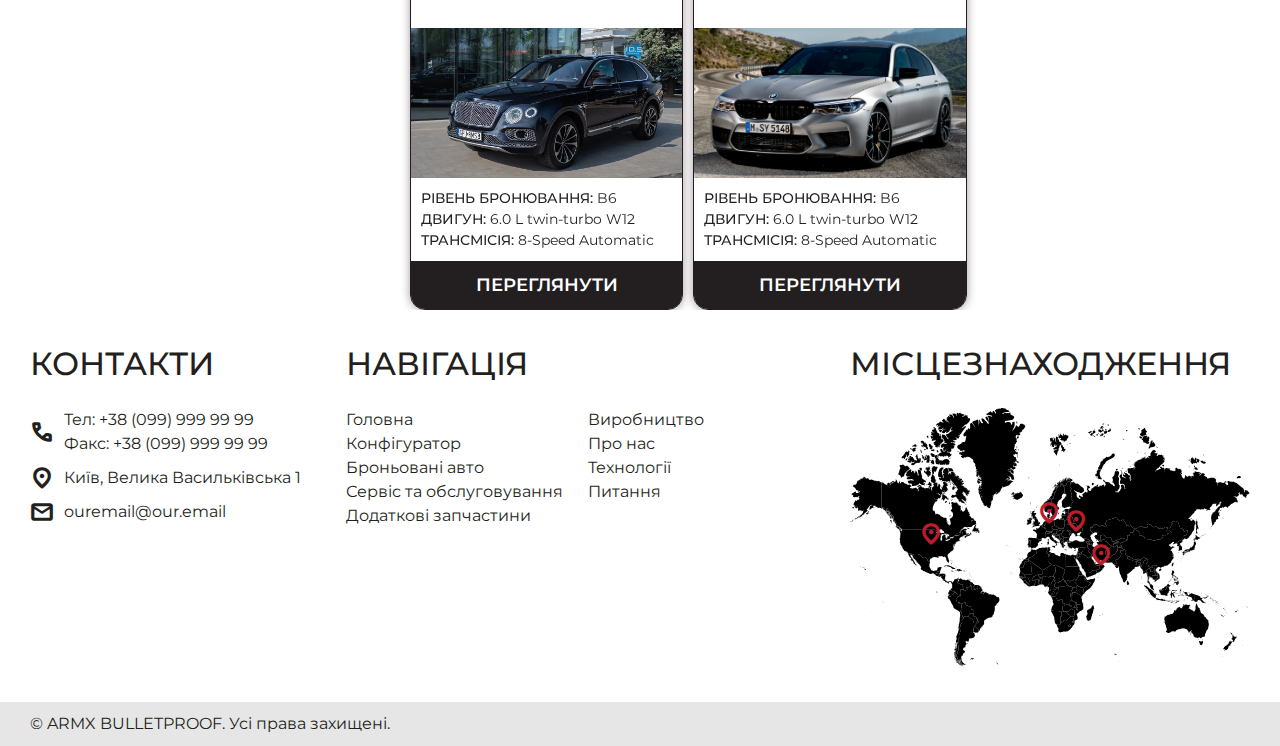
<file: vehicles.html>
<!DOCTYPE html>
<html lang="en">
<head>
    <meta charset="UTF-8">
    <meta http-equiv="X-UA-Compatible" content="IE=edge">
    <meta name="viewport" content="width=device-width, initial-scale=1.0">
    <link rel="preconnect" href="https://fonts.googleapis.com">
    <link rel="preconnect" href="https://fonts.gstatic.com" crossorigin>
    <link rel="icon" type="image/x-icon" href="img/logo.svg" sizes="16x16 32x32">
    <link href="https://fonts.googleapis.com/css2?family=Montserrat:wght@400;500;600;700&display=swap" rel="stylesheet">
    <link rel="stylesheet" href="https://fonts.googleapis.com/css2?family=Material+Symbols+Outlined:opsz,wght,FILL,GRAD@48,400,0,0" />
    <link rel="stylesheet" href="https://cdn.jsdelivr.net/npm/swiper@10/swiper-bundle.min.css"/>
    <link rel="stylesheet" href="css/style.min.css">
    <title>Vehicles</title>
</head>

<body>
    <div class="contact">
    <div class="contact__bg"></div>
    <form action="" class="contact__form">
        <div class="contact__cross"><span></span></div>
        <div class="contact__title">Звʼязатися з нами</div>
        <input type="text" class="contact__input" placeholder="Імʼя (Обовʼязково)">
        <input type="text" class="contact__input" placeholder="+38 (099) 999 99 99">
        <input type="text" class="contact__input" placeholder="Пошта (Обовʼязково)">
        <textarea class="contact__textarea" placeholder="Повідомлення (За бажанням)"></textarea>
        <button type="submit" class="contact__button">Відправити</button>
    </form>
</div>

<div class="contact__open"><span></span><p>Звʼязатися</p></div>
    <header class="header">
    <div class="header__container">
        <div class="header__lower">
            <a href="/carsFirst" class="header__logo"><img src="img/logo.svg" alt="logo" class="header__logo" width="250" height="50"></a>
            <nav class="nav">
                <!-- <a href="/carsFirst" class="nav__item"><p>головна</p></a> -->
                <a href="/carsFirst/configurator.html" class="nav__item"><p>конфігуратор</p></a>
                <div class="nav__item-special">
                    <a href="/carsFirst/vehicles.html" class="nav__item-special-a" data-main="1">броньовані авто<p></p></a>
                    <div class="nav__special" data-menu="1">
                        <div class="nav__special-left_vehicles">
                            <div class="nav__special-types">
                                <a href="#" class="nav__special-type" data-submenu="sedan">седан</a>
                                <div class="nav__special-right_vehicles-mobile" data-mobile="sedan">
                                    <a href="#" class="nav__special-item_vehicles">
                                        <div class="nav__special-text_vehicles">chevy corvette</div>
                                    </a>
                                    <a href="#" class="nav__special-item_vehicles">
                                        <div class="nav__special-text_vehicles">mistubishi outlander</div>
                                    </a>
                                    <a href="#" class="nav__special-item_vehicles">
                                        <div class="nav__special-text_vehicles">nissan juke</div>
                                    </a>
                                    <a href="#" class="nav__special-item_vehicles">
                                        <div class="nav__special-text_vehicles">tesla model s plaid</div>
                                    </a>
                                    <a href="#" class="nav__special-item_vehicles">
                                        <div class="nav__special-text_vehicles">toyota tundra</div>
                                    </a>
                                    <a href="#" class="nav__special-item_vehicles">
                                        <div class="nav__special-text_vehicles">form transit</div>
                                    </a>
                                    <a href="#" class="nav__special-item_vehicles">
                                        <div class="nav__special-text_vehicles">chevy corvette</div>
                                    </a>
                                    <a href="#" class="nav__special-item_vehicles">
                                        <div class="nav__special-text_vehicles">mistubishi outlander</div>
                                    </a>
                                    <a href="#" class="nav__special-item_vehicles">
                                        <div class="nav__special-text_vehicles">nissan juke</div>
                                    </a>
                                    <a href="#" class="nav__special-item_vehicles">
                                        <div class="nav__special-text_vehicles">tesla model s plaid</div>
                                    </a>
                                    <a href="#" class="nav__special-item_vehicles">
                                        <div class="nav__special-text_vehicles">toyota tundra</div>
                                    </a>
                                    <a href="#" class="nav__special-item_vehicles">
                                        <div class="nav__special-text_vehicles">form transit</div>
                                    </a>
                                    <a href="#" class="nav__special-item_vehicles">
                                        <div class="nav__special-text_vehicles">chevy corvette</div>
                                    </a>
                                    <a href="#" class="nav__special-item_vehicles">
                                        <div class="nav__special-text_vehicles">mistubishi outlander</div>
                                    </a>
                                    <a href="#" class="nav__special-item_vehicles">
                                        <div class="nav__special-text_vehicles">nissan juke</div>
                                    </a>
                                    <a href="#" class="nav__special-item_vehicles">
                                        <div class="nav__special-text_vehicles">tesla model s plaid</div>
                                    </a>
                                    <a href="#" class="nav__special-item_vehicles">
                                        <div class="nav__special-text_vehicles">toyota tundra</div>
                                    </a>
                                    <a href="#" class="nav__special-item_vehicles">
                                        <div class="nav__special-text_vehicles">form transit</div>
                                    </a>
                                </div>
                                <a href="#" class="nav__special-type" data-submenu="suv">сув</a>
                                <div class="nav__special-right_vehicles-mobile" data-mobile="suv">
                                    <a href="#" class="nav__special-item_vehicles">
                                        <div class="nav__special-text_vehicles">chevy corvette</div>
                                    </a>
                                    <a href="#" class="nav__special-item_vehicles">
                                        <div class="nav__special-text_vehicles">mistubishi outlander</div>
                                    </a>
                                    <a href="#" class="nav__special-item_vehicles">
                                        <div class="nav__special-text_vehicles">nissan juke</div>
                                    </a>
                                    <a href="#" class="nav__special-item_vehicles">
                                        <div class="nav__special-text_vehicles">tesla model s plaid</div>
                                    </a>
                                    <a href="#" class="nav__special-item_vehicles">
                                        <div class="nav__special-text_vehicles">toyota tundra</div>
                                    </a>
                                    <a href="#" class="nav__special-item_vehicles">
                                        <div class="nav__special-text_vehicles">form transit</div>
                                    </a>
                                </div>
                                <a href="#" class="nav__special-type" data-submenu="minivan">мінівен</a>
                                <div class="nav__special-right_vehicles-mobile" data-mobile="minivan">
                                    <a href="#" class="nav__special-item_vehicles">
                                        <div class="nav__special-text_vehicles">chevy corvette</div>
                                    </a>
                                    <a href="#" class="nav__special-item_vehicles">
                                        <div class="nav__special-text_vehicles">mistubishi outlander</div>
                                    </a>
                                    <a href="#" class="nav__special-item_vehicles">
                                        <div class="nav__special-text_vehicles">nissan juke</div>
                                    </a>
                                    <a href="#" class="nav__special-item_vehicles">
                                        <div class="nav__special-text_vehicles">tesla model s plaid</div>
                                    </a>
                                    <a href="#" class="nav__special-item_vehicles">
                                        <div class="nav__special-text_vehicles">toyota tundra</div>
                                    </a>
                                    <a href="#" class="nav__special-item_vehicles">
                                        <div class="nav__special-text_vehicles">form transit</div>
                                    </a>
                                </div>
                            </div>
                            <a href="/carsFirst/vehicles.html" class="nav__special-type nav__special-type_all">усі</a>
                        </div>
                        <div class="nav__special-right_vehicles _submenu" data-content="sedan">
                            <a href="#" class="nav__special-item_vehicles">
                                <div class="nav__special-text_vehicles">chevy corvette</div>
                            </a>
                            <a href="#" class="nav__special-item_vehicles">
                                <div class="nav__special-text_vehicles">mistubishi outlander</div>
                            </a>
                            <a href="#" class="nav__special-item_vehicles">
                                <div class="nav__special-text_vehicles">nissan juke</div>
                            </a>
                            <a href="#" class="nav__special-item_vehicles">
                                <div class="nav__special-text_vehicles">tesla model s plaid</div>
                            </a>
                            <a href="#" class="nav__special-item_vehicles">
                                <div class="nav__special-text_vehicles">toyota tundra</div>
                            </a>
                            <a href="#" class="nav__special-item_vehicles">
                                <div class="nav__special-text_vehicles">form transit</div>
                            </a>
                            <a href="#" class="nav__special-item_vehicles">
                                <div class="nav__special-text_vehicles">chevy corvette</div>
                            </a>
                            <a href="#" class="nav__special-item_vehicles">
                                <div class="nav__special-text_vehicles">mistubishi outlander</div>
                            </a>
                            <a href="#" class="nav__special-item_vehicles">
                                <div class="nav__special-text_vehicles">nissan juke</div>
                            </a>
                            <a href="#" class="nav__special-item_vehicles">
                                <div class="nav__special-text_vehicles">tesla model s plaid</div>
                            </a>
                            <a href="#" class="nav__special-item_vehicles">
                                <div class="nav__special-text_vehicles">toyota tundra</div>
                            </a>
                            <a href="#" class="nav__special-item_vehicles">
                                <div class="nav__special-text_vehicles">form transit</div>
                            </a>
                            <a href="#" class="nav__special-item_vehicles">
                                <div class="nav__special-text_vehicles">chevy corvette</div>
                            </a>
                            <a href="#" class="nav__special-item_vehicles">
                                <div class="nav__special-text_vehicles">mistubishi outlander</div>
                            </a>
                            <a href="#" class="nav__special-item_vehicles">
                                <div class="nav__special-text_vehicles">nissan juke</div>
                            </a>
                            <a href="#" class="nav__special-item_vehicles">
                                <div class="nav__special-text_vehicles">tesla model s plaid</div>
                            </a>
                            <a href="#" class="nav__special-item_vehicles">
                                <div class="nav__special-text_vehicles">toyota tundra</div>
                            </a>
                            <a href="#" class="nav__special-item_vehicles">
                                <div class="nav__special-text_vehicles">form transit</div>
                            </a>
                        </div>
                        <div class="nav__special-right_vehicles" data-content="suv">
                            <a href="#" class="nav__special-item_vehicles">
                                <div class="nav__special-text_vehicles">chevy corvette</div>
                            </a>
                            <a href="#" class="nav__special-item_vehicles">
                                <div class="nav__special-text_vehicles">mistubishi outlander</div>
                            </a>
                            <a href="#" class="nav__special-item_vehicles">
                                <div class="nav__special-text_vehicles">nissan juke</div>
                            </a>
                            <a href="#" class="nav__special-item_vehicles">
                                <div class="nav__special-text_vehicles">tesla model s plaid</div>
                            </a>
                            <a href="#" class="nav__special-item_vehicles">
                                <div class="nav__special-text_vehicles">toyota tundra</div>
                            </a>
                            <a href="#" class="nav__special-item_vehicles">
                                <div class="nav__special-text_vehicles">form transit</div>
                            </a>
                        </div>
                        <div class="nav__special-right_vehicles" data-content="minivan">
                            <a href="#" class="nav__special-item_vehicles">
                                <div class="nav__special-text_vehicles">chevy corvette</div>
                            </a>
                            <a href="#" class="nav__special-item_vehicles">
                                <div class="nav__special-text_vehicles">mistubishi outlander</div>
                            </a>
                            <a href="#" class="nav__special-item_vehicles">
                                <div class="nav__special-text_vehicles">nissan juke</div>
                            </a>
                            <a href="#" class="nav__special-item_vehicles">
                                <div class="nav__special-text_vehicles">tesla model s plaid</div>
                            </a>
                            <a href="#" class="nav__special-item_vehicles">
                                <div class="nav__special-text_vehicles">toyota tundra</div>
                            </a>
                            <a href="#" class="nav__special-item_vehicles">
                                <div class="nav__special-text_vehicles">form transit</div>
                            </a>
                        </div>
                    </div>
                </div>
                <div class="nav__item-special">
                    <a href="#" class="nav__item-special-a" data-main="2">виробництво</a>
                    <div class="nav__special" data-menu="2">
                        <div class="nav__special-left">
                            <div class="nav__special-left_top">
                                <div class="nav__special-title">виробництво</div>
                                <div class="nav__special-desc">Lorem ipsum dolor sit amet consectetur adipisicing elit. Voluptatibus, aliquam. Omnis porro error suscipit quae esse doloremque recusandae expedita fugiat molestiae ipsam perspiciatis, pariatur voluptatibus magni aliquid ullam nemo nostrum.</div>
                            </div>
                            <a href="#" class="nav__special-button">дізнатись</a>
                        </div>
                        <div class="nav__special-right">
                            <a href="/carsFirst/services.html" class="nav__special-item">
                                <div class="nav__special-text">про нас</div>
                                <img src="img/armoring.png" alt="specifications">
                            </a>
                            <a href="/carsFirst/options.html" class="nav__special-item">
                                <div class="nav__special-text">технології</div>
                                <img src="img/armoring.png" alt="added options">
                            </a>
                            <a href="/carsFirst/faqs.html" class="nav__special-item">
                                <div class="nav__special-text">питання</div>
                                <img src="img/armoring.png" alt="knowledge base">
                            </a>
                        </div>
                    </div>
                </div>
                <div class="nav__item-special">
                    <a href="/carsFirst/services.html" class="nav__item-special-a" data-main="3">послуги</a>
                    <div class="nav__special" data-menu="3">
                        <div class="nav__special-left">
                            <div class="nav__special-left_top">
                                <div class="nav__special-title">послуги</div>
                                <div class="nav__special-desc">Lorem ipsum dolor sit amet consectetur adipisicing elit. Voluptatibus, aliquam. Omnis porro error suscipit quae esse doloremque recusandae expedita fugiat molestiae ipsam perspiciatis, pariatur voluptatibus magni aliquid ullam nemo nostrum.</div>
                            </div>
                            <a href="/carsFirst/services.html" class="nav__special-button">дізнатись</a>
                        </div>
                        <div class="nav__special-right">
                            <a href="/carsFirst/services.html" class="nav__special-item">
                                <div class="nav__special-tex nav__special-text_big">сервіс та<br>обслуговування</div>
                                <img src="img/armoring.png" alt="specifications">
                            </a>
                            <a href="/carsFirst/options.html" class="nav__special-item">
                                <div class="nav__special-text nav__special-text_big">додаткові<br>запчастини</div>
                                <img src="img/armoring.png" alt="added options">
                            </a>
                        </div>
                    </div>
                </div>
                <!-- <div class="nav__item-special">
                    <a href="#"class="nav__item-special-a" data-main="3">about</a>
                    <div class="nav__special" data-menu="3">
                        <div class="nav__special-left">
                            <div class="nav__special-left_top">
                                <div class="nav__special-title">about</div>
                                <div class="nav__special-desc">Lorem ipsum dolor sit amet consectetur adipisicing elit. Voluptatibus, aliquam. Omnis porro error suscipit quae esse doloremque recusandae expedita fugiat molestiae ipsam perspiciatis, pariatur voluptatibus magni aliquid ullam nemo nostrum.</div>
                            </div>
                            <a href="./about" class="nav__special-button">explore</a>
                        </div>
                        <div class="nav__special-right">
                            <a href="#" class="nav__special-item">
                                <div class="nav__special-text">the company</div>
                            </a>
                            <a href="#" class="nav__special-item">
                                <div class="nav__special-text">process</div>
                            </a>
                            <a href="#" class="nav__special-item">
                                <div class="nav__special-text">faqs</div>
                            </a>
                            <a href="#" class="nav__special-item">
                                <div class="nav__special-text">videos</div>
                            </a>
                            <a href="#" class="nav__special-item">
                                <div class="nav__special-text">locations</div>
                            </a>
                            <a href="#" class="nav__special-item">
                                <div class="nav__special-text">blog</div>
                            </a>
                        </div>
                    </div>
                </div> -->
                <div class="nav__item" id="headerContact"><p>контакти</p></div>
            </nav>
            <div class="header__search">
                <input class="header__search-input" type="text" placeholder="SEARCH">
                <button class="header__search-icon">
                    <span class="material-symbols-outlined">search</span>
                </button>
            </div>    
            <div class="burger"><span></span></div>
        </div>
    </div>
</header>
    <main class="main">
        <div class="vehicles">
            <div class="vehicles__container">
                <div class="vehicles__controls">
                    <div class="vehicles__controls-title vehicles__controls-title_cars">Броньовані авто</div>
                    <div class="vehicles__controls-types">
                        <a href="#" class="vehicles__controls-type vehicles__controls-type_all _rotate-all" data-vehicle="all">Усі</a>
                        <a href="#" class="vehicles__controls-type" data-vehicle="sedan">Седан</a>
                        <a href="#" class="vehicles__controls-type" data-vehicle="suv">Сув</a>
                        <a href="#" class="vehicles__controls-type" data-vehicle="minivan">Мінівен</a>
                    </div>
                    <div class="vehicles__controls-title">Звʼязатися з нами</div>
                    <form action="" class="vehicles__form">
                        <input type="text" class="vehicles__input" placeholder="Імʼя (Обовʼязково)">
                        <input type="tel" class="vehicles__input" placeholder="+38 (099) 999 99 99">
                        <input type="email" class="vehicles__input" placeholder="Пошта (Обовʼязково)">
                        <textarea class="vehicles__textarea" placeholder="Повідомлення (За бажанням)"></textarea>
                        <button class="vehicles__button">Відправити</button>
                    </form>
                </div>
                <div class="vehicles__filter">
                    <div class="vehicles__filter-name">Броньовані авто</div>
                    <select class="vehicles__select">
                        <option value="all" data-vehicle="all">Усі</option>
                        <option value="sedan" data-vehicle="sedan">Седан</option>
                        <option value="suv" data-vehicle="suv">Сув</option>
                        <option value="van" data-vehicle="minivan">Мінівен</option>
                    </select>
                </div>
                <div class="vehicles__catalog">
                    <div class="vehicles__catalog-types">
                        <div class="vehicles__catalog-type _vehicles" data-type="sedan">
                            <div class="vehicles__catalog-title">седан</div>
                            <div class="vehicles__catalog-items">
                                <div class="vehicles__catalog-item">
                                    <a href="/carsFirst/car.html" class="vehicles__catalog-item_a">
                                        <div class="vehicles__catalog-name">Bentley Bentayga</div>
                                        <img loading='lazy' src="img/2023-09-04 12.12.22.jpg" alt="vehicle" class="vehicles__catalog-img">
                                        <div class="vehicles__catalog-desc">
                                            <div class="vehicles__catalog-param">рівень бронювання: <span>B6</span></div>
                                            <div class="vehicles__catalog-param">двигун: <span>6.0 L twin-turbo W12 </span></div>
                                            <div class="vehicles__catalog-param">трансмісія: <span>8-Speed Automatic</span></div>
                                        </div>
                                        <a href="/carsFirst/car.html" class="vehicles__catalog-button">переглянути</a>
                                    </a>
                                </div>
                                <div class="vehicles__catalog-item">
                                    <a href="/carsFirst/car.html" class="vehicles__catalog-item_a">
                                        <div class="vehicles__catalog-name">Bentley Bentayga</div>
                                        <img loading='lazy' src="img/vehicle.webp" alt="vehicle" class="vehicles__catalog-img">
                                        <div class="vehicles__catalog-desc">
                                            <div class="vehicles__catalog-param">рівень бронювання: <span>B6</span></div>
                                            <div class="vehicles__catalog-param">двигун: <span>6.0 L twin-turbo W12 </span></div>
                                            <div class="vehicles__catalog-param">трансмісія: <span>8-Speed Automatic</span></div>
                                        </div>
                                        <a href="/carsFirst/car.html" class="vehicles__catalog-button">переглянути</a>
                                    </a>
                                </div>
                                <div class="vehicles__catalog-item">
                                    <a href="/carsFirst/car.html" class="vehicles__catalog-item_a">
                                        <div class="vehicles__catalog-name">BMW F90</div>
                                        <img loading='lazy' src="img/banner.webp" alt="vehicle" class="vehicles__catalog-img">
                                        <div class="vehicles__catalog-desc">
                                            <div class="vehicles__catalog-param">рівень бронювання: <span>B6</span></div>
                                            <div class="vehicles__catalog-param">двигун: <span>6.0 L twin-turbo W12 </span></div>
                                            <div class="vehicles__catalog-param">трансмісія: <span>8-Speed Automatic</span></div>
                                        </div>
                                        <a href="/carsFirst/car.html" class="vehicles__catalog-button">переглянути</a>
                                    </a>
                                </div>
                                <div class="vehicles__catalog-item">
                                    <a href="/carsFirst/car.html" class="vehicles__catalog-item_a">
                                        <div class="vehicles__catalog-name">Bentley Bentayga</div>
                                        <img loading='lazy' src="img/vehicle.webp" alt="vehicle" class="vehicles__catalog-img">
                                        <div class="vehicles__catalog-desc">
                                            <div class="vehicles__catalog-param">рівень бронювання: <span>B6</span></div>
                                            <div class="vehicles__catalog-param">двигун: <span>6.0 L twin-turbo W12 </span></div>
                                            <div class="vehicles__catalog-param">трансмісія: <span>8-Speed Automatic</span></div>
                                        </div>
                                        <a href="/carsFirst/car.html" class="vehicles__catalog-button">переглянути</a>
                                    </a>
                                </div>
                                <div class="vehicles__catalog-item">
                                    <a href="/carsFirst/car.html" class="vehicles__catalog-item_a">
                                        <div class="vehicles__catalog-name">BMW F90</div>
                                        <img loading='lazy' src="img/banner.webp" alt="vehicle" class="vehicles__catalog-img">
                                        <div class="vehicles__catalog-desc">
                                            <div class="vehicles__catalog-param">рівень бронювання: <span>B6</span></div>
                                            <div class="vehicles__catalog-param">двигун: <span>6.0 L twin-turbo W12 </span></div>
                                            <div class="vehicles__catalog-param">трансмісія: <span>8-Speed Automatic</span></div>
                                        </div>
                                        <a href="/carsFirst/car.html" class="vehicles__catalog-button">переглянути</a>
                                    </a>
                                </div>
                            </div>
                        </div>
                        <div class="vehicles__catalog-type _vehicles" data-type="suv">
                            <div class="vehicles__catalog-title">сув</div>
                            <div class="vehicles__catalog-items">
                                <div class="vehicles__catalog-item">
                                    <a href="/carsFirst/car.html" class="vehicles__catalog-item_a">
                                        <div class="vehicles__catalog-name">Bentley Bentayga</div>
                                        <img loading='lazy' src="img/vehicle.webp" alt="vehicle" class="vehicles__catalog-img">
                                        <div class="vehicles__catalog-desc">
                                            <div class="vehicles__catalog-param">рівень бронювання: <span>B6</span></div>
                                            <div class="vehicles__catalog-param">двигун: <span>6.0 L twin-turbo W12 </span></div>
                                            <div class="vehicles__catalog-param">трансмісія: <span>8-Speed Automatic</span></div>
                                        </div>
                                        <a href="/carsFirst/car.html" class="vehicles__catalog-button">переглянути</a>
                                    </a>
                                </div>
                                <div class="vehicles__catalog-item">
                                    <a href="/carsFirst/car.html" class="vehicles__catalog-item_a">
                                        <div class="vehicles__catalog-name">BMW F90</div>
                                        <img loading='lazy' src="img/banner.webp" alt="vehicle" class="vehicles__catalog-img">
                                        <div class="vehicles__catalog-desc">
                                            <div class="vehicles__catalog-param">рівень бронювання: <span>B6</span></div>
                                            <div class="vehicles__catalog-param">двигун: <span>6.0 L twin-turbo W12 </span></div>
                                            <div class="vehicles__catalog-param">трансмісія: <span>8-Speed Automatic</span></div>
                                        </div>
                                        <a href="/carsFirst/car.html" class="vehicles__catalog-button">переглянути</a>
                                    </a>
                                </div>
                            </div>
                        </div>
                        <div class="vehicles__catalog-type _vehicles" data-type="minivan">
                            <div class="vehicles__catalog-title">мінівен</div>
                            <div class="vehicles__catalog-items">
                                <div class="vehicles__catalog-item">
                                    <a href="/carsFirst/car.html" class="vehicles__catalog-item_a">
                                        <div class="vehicles__catalog-name">Bentley Bentayga</div>
                                        <img loading='lazy' src="img/vehicle.webp" alt="vehicle" class="vehicles__catalog-img">
                                        <div class="vehicles__catalog-desc">
                                            <div class="vehicles__catalog-param">рівень бронювання: <span>B6</span></div>
                                            <div class="vehicles__catalog-param">двигун: <span>6.0 L twin-turbo W12 </span></div>
                                            <div class="vehicles__catalog-param">трансмісія: <span>8-Speed Automatic</span></div>
                                        </div>
                                        <a href="/carsFirst/car.html" class="vehicles__catalog-button">переглянути</a>
                                    </a>
                                </div>
                                <div class="vehicles__catalog-item">
                                    <a href="/carsFirst/car.html" class="vehicles__catalog-item_a">
                                        <div class="vehicles__catalog-name">BMW F90</div>
                                        <img loading='lazy' src="img/banner.webp" alt="vehicle" class="vehicles__catalog-img">
                                        <div class="vehicles__catalog-desc">
                                            <div class="vehicles__catalog-param">рівень бронювання: <span>B6</span></div>
                                            <div class="vehicles__catalog-param">двигун: <span>6.0 L twin-turbo W12 </span></div>
                                            <div class="vehicles__catalog-param">трансмісія: <span>8-Speed Automatic</span></div>
                                        </div>
                                        <a href="/carsFirst/car.html" class="vehicles__catalog-button">переглянути</a>
                                    </a>
                                </div>
                            </div>
                        </div>
                    </div>
                </div>
            </div>
        </div>
    </main>
    <footer class="footer">
    <div class="footer__container">
        <div class="footer__contact">
            <div class="footer__title">Контакти</div>
            <div class="footer__contact-texts">
                <div class="footer__contact-text">
                    <span class="material-symbols-outlined">call</span>
                    <p>
                        Тел: +38 (099) 999 99 99 <br>
                        Факс: +38 (099) 999 99 99
                    </p>
                </div>
                <div class="footer__contact-text"><span class="material-symbols-outlined">location_on</span>Київ, Велика Васильківська 1</div>
                <div class="footer__contact-text"><span class="material-symbols-outlined">mail</span>ouremail@our.email</div>
            </div>
        </div>
        <div class="footer__brands">
            <div class="footer__title">Навігація</div>
            <div class="footer__brands-content">
                <a href="/carsFirst" class="footer__brands-item">Головна</a>
                <a href="#" class="footer__brands-item">Виробництво</a>
                <a href="#" class="footer__brands-item">Конфігуратор</a>
                <a href="#" class="footer__brands-item">Про нас</a>
                <a href="/carsFirst/vehicles.html" class="footer__brands-item">Броньовані авто</a>
                <a href="#" class="footer__brands-item">Технології</a>
                <a href="/carsFirst/services.html" class="footer__brands-item">Сервіс та обслуговування</a>
                <a href="#" class="footer__brands-item">Питання</a>
                <a href="/carsFirst/options.html" class="footer__brands-item">Додаткові запчастини</a>
            </div>
        </div>
        <div class="footer__map">
            <div class="footer__title">Місцезнаходження</div>
            <div class="footer__map-content">
                <img class="footer__map-img" src="img/world.svg" alt="map">
                <div class="footer__map-location" id="locusa">
                    <div class="footer__map-country" data-country="usa">США</div>
                    <span class="material-symbols-outlined footer__map-icon" data-icon="usa">location_on</span>
                </div>
                <div class="footer__map-location" id="locukraine">
                    <div class="footer__map-country" data-country="ukraine">Україна</div>
                    <span class="material-symbols-outlined footer__map-icon" data-icon="ukraine">location_on</span>
                </div>
                <div class="footer__map-location" id="locuae">
                    <div class="footer__map-country" data-country="uae">ОАЕ</div>
                    <span class="material-symbols-outlined footer__map-icon" data-icon="uae">location_on</span>
                </div>
                <div class="footer__map-location" id="locgermany">
                    <div class="footer__map-country" data-country="germany">Німеччина</div>
                    <span class="material-symbols-outlined footer__map-icon" data-icon="germany">location_on</span>
                </div>
            </div>
        </div>
    </div>
</footer>
<div class="footer__bottom">
    <div class="footer__bottom-container">
        © ARMX BULLETPROOF. Усі права захищені.
    </div>
</div>
    <script src="https://cdn.jsdelivr.net/npm/swiper@10/swiper-bundle.min.js"></script>
    <script src="js/app.min.js"></script>
</body>
</html>
</file>
<file: css/style.min.css>
*,
*::before,
*::after {
  box-sizing: border-box;
}

ul[class],
ol[class] {
  padding: 0;
}

body,
h1,
h2,
h3,
h4,
p,
ul[class],
ol[class],
li,
figure,
figcaption,
blockquote,
dl,
dd {
  margin: 0;
}

body {
  min-height: 100vh;
  scroll-behavior: smooth;
  text-rendering: optimizeSpeed;
  line-height: 1.5;
}

ul[class],
ol[class] {
  list-style: none;
}

a:not([class]) {
  text-decoration-skip-ink: auto;
}

img {
  max-width: 100%;
  display: block;
}

article > * + * {
  margin-top: 1em;
}

input,
button,
textarea,
select {
  font: inherit;
}

.main {
  overflow-x: hidden;
}

@media (prefers-reduced-motion: reduce) {
  * {
    animation-duration: 0.01ms !important;
    animation-iteration-count: 1 !important;
    transition-duration: 0.01ms !important;
    scroll-behavior: auto !important;
  }
}
/* ================================================================================================== */
[class*=container] {
  max-width: 1400px;
  padding: 0 30px;
  margin: 0 auto;
}

body {
  font-family: "Montserrat", sans-serif;
}
body._lock {
  overflow-y: hidden;
}

.contact {
  position: fixed;
  width: 100vw;
  height: 100vh;
  z-index: -999;
}
.contact._block {
  z-index: 1000;
}
.contact__bg {
  display: none;
  z-index: -1000;
  width: 100%;
  height: 100%;
  opacity: 0.5;
  background-color: #231f20;
}
.contact__bg._block {
  z-index: 999;
  display: block;
}
.contact__form {
  display: flex;
  position: fixed;
  left: 50%;
  top: 50%;
  transform: translate(-50%, -200%);
  opacity: 0;
  background-color: #fff;
  flex-direction: column;
  text-align: center;
  padding: 30px;
  border-radius: 15px;
  z-index: -998;
  transition: all 0.3s linear;
}
.contact__form._block {
  z-index: 1001;
  opacity: 1;
  transform: translate(-50%, -50%);
}
.contact__cross {
  position: relative;
  cursor: pointer;
}
.contact__cross::before {
  content: "";
  position: absolute;
  top: 0;
  right: 0;
  width: 20px;
  height: 2px;
  background-color: #231f20;
  transform: rotate(45deg);
}
.contact__cross::after {
  content: "";
  position: absolute;
  top: 0;
  right: 0;
  width: 20px;
  height: 2px;
  background-color: #231f20;
  transform: rotate(-45deg);
}
.contact__title {
  font-size: 24px;
  font-weight: 600;
  text-transform: uppercase;
  color: #231f20;
  margin-bottom: 10px;
}
.contact__input {
  border: 2px solid #231f20;
  border-radius: 5px;
  padding: 10px 20px;
  font-size: 18px;
  font-weight: 400;
  outline: none;
  width: 400px;
  margin-bottom: 5px;
}
.contact__textarea {
  resize: none;
  border: 2px solid #231f20;
  border-radius: 5px;
  padding: 10px 20px;
  font-size: 18px;
  font-weight: 400;
  height: 150px;
  outline: none;
}
.contact__button {
  color: #fff;
  background-color: #231f20;
  border: 2px solid #231f20;
  border-radius: 5px;
  font-size: 18px;
  font-weight: 500;
  padding: 10px;
  margin-top: 10px;
  transition: all 0.3s linear;
  cursor: pointer;
}
.contact__button:hover {
  background-color: #fff;
  color: #231f20;
}
.contact__open {
  display: none;
  z-index: -999;
  position: fixed;
  bottom: 0;
  right: 0;
  color: #fff;
  background-color: #231f20;
  padding: 5px 10px 5px 30px;
  font-size: 20px;
  text-transform: uppercase;
  cursor: pointer;
}
.contact__open p {
  border: 1px solid transparent;
  position: relative;
}
.contact__open p::before {
  content: "";
  position: absolute;
  top: -7px;
  left: -80px;
  width: 50px;
  height: 55px;
  background-image: linear-gradient(to left top, #231f20 0%, #231f20 50%, transparent 50%);
}
.contact__open span {
  position: relative;
}
.contact__open span::before {
  content: "";
  position: absolute;
  left: -30px;
  top: 15px;
  width: 15px;
  height: 3px;
  background-color: #fff;
  transform: rotate(45deg);
  transition: all 0.2s linear;
}
.contact__open span::after {
  content: "";
  position: absolute;
  left: -21px;
  top: 15px;
  width: 15px;
  height: 3px;
  background-color: #fff;
  transform: rotate(-45deg);
  transition: all 0.3s linear;
}
.contact__open:hover span::before {
  transform: rotate(-45deg);
  background-color: #bf1b2c;
}
.contact__open:hover span::after {
  transform: rotate(45deg);
  background-color: #bf1b2c;
}
.contact__open._rotate span::before {
  transform: rotate(-45deg);
  background-color: #bf1b2c;
}
.contact__open._rotate span::after {
  transform: rotate(45deg);
  background-color: #bf1b2c;
}
.contact__open._none {
  display: none;
  z-index: -999;
}

.contact__open {
  display: block;
  z-index: 998;
}

@media (max-width: 500px) {
  .contact__form {
    max-width: 480px;
  }
  .contact__input {
    width: auto;
  }
}
.header {
  position: fixed;
  width: 100%;
  background-color: #fff;
  color: #231f20;
  padding: 10px 0;
  z-index: 20;
}
.header__container {
  position: relative;
}
.header__search {
  display: flex;
  align-items: center;
  gap: 5px;
}
.header__search-icon {
  display: flex;
  border: none;
  background: transparent;
  cursor: pointer;
}
.header__search-input {
  position: absolute;
  top: 120px;
  left: 50%;
  transform: translate(-50%, -200px);
  opacity: 0;
  width: 250px;
  border: none;
  background: transparent;
  color: #231f20;
  background-color: #fff;
  border: 1px solid #231f20;
  border-radius: 5px;
  outline: none;
  padding: 10px;
  transition: all 0.2s linear;
  z-index: 9;
}
.header__search-input._show {
  opacity: 1;
  transform: translate(-50%, 10px);
}
.header__search-input::placeholder { /* Chrome, Firefox, Opera, Safari 10.1+ */
  color: #231f20;
  opacity: 1; /* Firefox */
  text-transform: uppercase;
}
.header__search-input :-ms-input-placeholder { /* Internet Explorer 10-11 */
  color: #231f20;
  text-transform: uppercase;
}
.header__search-input ::-ms-input-placeholder { /* Microsoft Edge */
  color: #231f20;
  text-transform: uppercase;
}
.header__phone {
  display: flex;
  gap: 10px;
  align-items: center;
  text-decoration: none;
  color: #fff;
}
.header__lower {
  position: relative;
  display: flex;
  justify-content: space-between;
  gap: 50px;
  align-items: center;
}
.header__logo {
  min-height: 100px;
}

.nav {
  display: flex;
  width: 100%;
  justify-content: space-between;
  text-transform: uppercase;
  font-size: 18px;
  font-weight: 600;
  z-index: 9;
}
.nav__item {
  text-decoration: none;
  color: #231f20;
  position: relative;
  cursor: pointer;
}
.nav__item-special {
  text-decoration: none;
  color: #231f20;
}
.nav__item-special-a {
  display: block;
  color: #231f20;
  text-decoration: none;
  position: relative;
  cursor: pointer;
}
.nav__item-special-a::before {
  content: "";
  position: absolute;
  width: 100%;
  height: 2px;
  background-color: #231f20;
  bottom: 0;
  left: 0;
  transform: scaleX(0);
  transform-origin: bottom right;
  transition: transform 0.2s linear;
}
.nav__item-special-a::after {
  content: "";
  position: absolute;
  right: -15px;
  top: 50%;
  transform: translateY(-50%) rotate(0deg);
  width: 0;
  height: 0;
  border-top: 7px solid transparent;
  border-bottom: 7px solid transparent;
  border-left: 7px solid #231f20;
  opacity: 1;
  transition: transform 0.1s linear;
}
.nav__item-special-a._rotate::after {
  transform: translateY(-50%) rotate(90deg);
}
.nav__item-special-a._rotate::before {
  transform: scale(1);
  transform-origin: bottom left;
}
.nav__item-special-a:hover::before {
  transform: scale(1);
  transform-origin: bottom left;
}
.nav__item p::before {
  content: "";
  position: absolute;
  width: 100%;
  height: 2px;
  background-color: #231f20;
  bottom: 0;
  left: 0;
  transform: scaleX(0);
  transform-origin: bottom right;
  transition: transform 0.2s linear;
}
.nav__item p:hover::before {
  transform: scale(1);
  transform-origin: bottom left;
}
.nav__vehicles {
  display: none;
  opacity: 0;
  position: absolute;
  top: 70px;
  left: 50%;
  transform: translateX(-50%);
  background-color: #fff;
  border: 2px solid #231f20;
  padding: 30px 20px;
  border-radius: 5px;
  min-width: 800px;
  min-height: 500px;
  transition: opacity 0.2s linear;
  z-index: -10;
}
.nav__vehicles-types {
  display: flex;
  flex-direction: column;
  text-transform: uppercase;
  font-weight: 500;
}
.nav__vehicles-type {
  padding-right: 30px;
  position: relative;
  text-decoration: none;
  color: #231f20;
}
.nav__vehicles-type_all {
  margin-top: 20px;
  font-weight: 700;
  text-decoration: underline;
  display: block;
}
.nav__vehicles-type_all-mobile {
  display: none;
  margin-bottom: 20px;
  font-weight: 700;
  text-decoration: underline;
}
.nav__vehicles-type_all-mobile::after {
  display: none;
}
.nav__vehicles-type_all::after {
  display: none;
}
.nav__vehicles-type::after {
  content: "";
  position: absolute;
  right: 20px;
  top: 50%;
  transform: translateY(-50%);
  width: 0;
  height: 0;
  border-top: 7px solid transparent;
  border-bottom: 7px solid transparent;
  border-left: 7px solid #231f20;
  opacity: 0;
  transition: all 0.1s linear;
}
.nav__vehicles-type:hover::after {
  opacity: 1;
}
.nav__vehicles-cars {
  display: none;
  grid-gap: 10px 30px;
  grid-template-columns: repeat(3, 1fr);
  grid-template-rows: repeat(auto-fit, minmax(0px, 40px));
}
.nav__vehicles-car {
  min-width: 33.33%;
  position: relative;
  font-size: 14px;
  text-decoration: none;
  color: #231f20;
  max-height: 50px;
  font-weight: 400;
  transition: all 0.2s linear;
}
.nav__vehicles-car:hover {
  color: #827377;
}
.nav__production {
  display: none;
  opacity: 0;
  position: absolute;
  top: 70px;
  left: 50%;
  transform: translateX(-50%);
  background-color: #fff;
  border: 2px solid #231f20;
  padding: 30px 40px;
  border-radius: 5px;
  min-width: 800px;
  transition: opacity 0.2s linear;
  z-index: -10;
}
.nav__production-types {
  width: 100%;
  display: grid;
  grid-template-columns: repeat(2, 1fr);
  grid-template-rows: repeat(auto-fit, minmax(0px, 50px));
  text-transform: uppercase;
  font-weight: 500;
}
.nav__production-types .nav__item-special {
  display: none;
}
.nav__production-type {
  padding-right: 30px;
  position: relative;
  text-decoration: none;
  color: #231f20;
  transition: all 0.2s linear;
}
.nav__production-type:hover {
  color: #74676a;
}
.nav__special {
  display: none;
  grid-template-columns: 2fr 3fr;
  grid-gap: 30px;
  position: absolute;
  top: 100px;
  left: 50%;
  transform: translateX(-50%);
  background-color: #fff;
  border: 1px solid #231f20;
  border-radius: 5px;
  padding: 30px 20px;
  width: 500px;
}
.nav__special-left {
  display: flex;
  flex-direction: column;
  justify-content: space-between;
  gap: 30px;
  width: 100%;
}
.nav__special-left-top {
  display: flex;
  flex-direction: column;
  gap: 30px;
}
.nav__special-left_vehicles {
  display: flex;
  flex-direction: column;
  justify-content: space-between;
  gap: 30px;
}
.nav__special-types {
  display: flex;
  flex-direction: column;
  gap: 10px;
}
.nav__special-type {
  position: relative;
  text-decoration: none;
  font-size: 20px;
  font-weight: 500;
  color: #231f20;
}
.nav__special-type::after {
  content: "";
  position: absolute;
  top: 50%;
  right: 0;
  transform: translateY(-50%);
  width: 0;
  height: 0;
  border-top: 7px solid transparent;
  border-bottom: 7px solid transparent;
  border-left: 7px solid #231f20;
  transition: all 0.2s linear;
}
.nav__special-type:hover::after {
  border-left: 7px solid #bf1b2c;
  transform: translateY(-50%) rotate(90deg);
}
.nav__special-type._nav__special-type::after {
  border-left: 7px solid #bf1b2c;
  transform: translateY(-50%) rotate(90deg);
}
.nav__special-type_all {
  margin-top: 30px;
  color: #fff;
  background-color: #bf1b2c;
  padding: 10px 20px;
  border-radius: 0 20px 20px 0;
  transition: all 0.5s linear;
}
.nav__special-type_all:hover {
  background-color: #a91827;
  border-radius: 0 50px 50px 0;
}
.nav__special-type_all::after {
  display: none;
}
.nav__special-title {
  text-transform: uppercase;
  font-size: 24px;
  font-weight: 600;
}
.nav__special-desc {
  text-transform: initial;
  font-weight: 400;
  font-size: 14px;
  overflow: hidden;
  display: -webkit-box;
  -webkit-box-orient: vertical;
  -webkit-line-clamp: 10;
  white-space: pre-wrap;
}
.nav__special-button {
  text-decoration: none;
  color: #fff;
  background-color: #bf1b2c;
  padding: 10px 20px;
  border-radius: 0 20px 20px 0;
  transition: all 0.5s linear;
}
.nav__special-button:hover {
  background-color: #a91827;
  border-radius: 0 50px 50px 0;
}
.nav__special-right {
  display: flex;
  flex-direction: column;
  justify-content: space-between;
}
.nav__special-right_vehicles {
  display: none;
  flex-direction: column;
  justify-content: flex-start;
  gap: 15px;
  height: 400px;
  overflow-y: scroll;
}
.nav__special-right_vehicles._submenu {
  display: flex;
}
.nav__special-right_vehicles-mobile {
  display: none;
}
.nav__special-item {
  text-decoration: none;
  font-size: 20px;
  font-weight: 500;
  color: #231f20;
  margin-left: 20px;
}
.nav__special-item img {
  padding: 10px 0;
  max-height: 100px;
  width: 100%;
  object-fit: cover;
  border-radius: 15px;
}
.nav__special-item:hover .nav__special-text::before {
  background-color: #bf1b2c;
  transform: translateY(-50%) rotate(-135deg);
  top: 50%;
  left: -25px;
}
.nav__special-item:hover .nav__special-text::after {
  background-color: #bf1b2c;
  transform: translateY(-50%) rotate(-45deg);
  top: 50%;
  left: -20px;
}
.nav__special-item:hover .nav__special-text_big::before {
  background-color: #bf1b2c;
  transform: translateY(-50%) rotate(-135deg);
  top: 50%;
  left: -25px;
}
.nav__special-item:hover .nav__special-text_big::after {
  background-color: #bf1b2c;
  transform: translateY(-50%) rotate(-45deg);
  top: 50%;
  left: -20px;
}
.nav__special-item_vehicles {
  text-decoration: none;
  font-size: 18px;
  font-weight: 400;
  color: #231f20;
  transition: all 0.2s linear;
}
.nav__special-item_vehicles:hover {
  color: #bf1b2c;
}
.nav__special-text {
  position: relative;
}
.nav__special-text:before {
  content: "";
  position: absolute;
  top: 11px;
  left: -20px;
  transform: rotate(45deg);
  width: 10px;
  height: 3px;
  background-color: #231f20;
  transition: all 0.2s linear;
}
.nav__special-text:after {
  content: "";
  position: absolute;
  bottom: 11px;
  left: -20px;
  transform: rotate(-45deg);
  width: 10px;
  height: 3px;
  background-color: #231f20;
  transition: all 0.2s linear;
}
.nav__special-text_big {
  position: relative;
  line-height: 1;
}
.nav__special-text_big:before {
  content: "";
  position: absolute;
  top: 16px;
  left: -20px;
  transform: rotate(45deg);
  width: 10px;
  height: 3px;
  background-color: #231f20;
  transition: all 0.2s linear;
}
.nav__special-text_big:after {
  content: "";
  position: absolute;
  bottom: 16px;
  left: -20px;
  transform: rotate(-45deg);
  width: 10px;
  height: 3px;
  background-color: #231f20;
  transition: all 0.2s linear;
}

.nav__special._block {
  display: grid;
}

._block {
  display: flex;
}

._submenu {
  display: grid;
}

._none {
  display: none;
}

.nav__vehicles._block {
  display: flex;
  opacity: 1;
  z-index: 8;
}

.nav__production._block {
  display: flex;
  opacity: 1;
  z-index: 8;
}

._header-underlined::before {
  content: "";
  position: absolute;
  width: 100%;
  height: 2px;
  background-color: #fff;
  bottom: 0;
  left: 0;
  transform: scaleX(1);
  transform-origin: bottom right;
  transition: transform 0.2s linear;
}

.material-symbols-outlined {
  font-size: 24px;
  font-weight: 700;
  border: none;
  color: #231f20;
}

.burger {
  display: none;
  position: absolute;
  right: 0;
}
.burger span {
  position: relative;
  display: block;
  width: 20px;
  height: 2px;
  background-color: #231f20;
}
.burger::before {
  content: "";
  position: absolute;
  top: -7px;
  right: 0;
  display: block;
  width: 25px;
  height: 2px;
  background-color: #231f20;
  transition: all 0.2s linear;
}
.burger::after {
  content: "";
  position: absolute;
  top: 7px;
  right: 0;
  display: block;
  width: 12px;
  height: 2px;
  background-color: #231f20;
  transition: all 0.2s linear;
}
.burger._active span {
  opacity: 0;
}
.burger._active::before {
  transform: rotate(45deg);
  top: 0;
  width: 25px;
}
.burger._active::after {
  transform: rotate(-45deg);
  top: 0;
  width: 25px;
}

@media (max-width: 1200px) {
  .header__logo {
    margin-left: -25px;
  }
  .nav {
    font-size: 20px;
    gap: 15px;
    opacity: 0;
    transform: translate(-50%, -500%);
    transition: all 0.2s linear;
    position: absolute;
    flex-direction: column;
    left: 50%;
    top: 100px;
  }
  .nav._active {
    opacity: 1;
    transform: translate(-50%, 0);
  }
  .nav__item p::before {
    display: none;
  }
  .nav__item-special-a::before {
    display: none;
  }
  .nav__item-special-a::after {
    right: 0;
  }
  .nav__special {
    flex-direction: column;
    position: relative;
    top: 0;
    left: 50%;
    transform: translateX(-50%);
    padding: 10px;
    width: auto;
    border: none;
  }
  .nav__special._block {
    display: flex;
  }
  .nav__special-right_vehicles {
    display: none;
    height: auto;
    padding-bottom: 30px;
  }
  .nav__special-right_vehicles._submenu {
    display: none;
  }
  .nav__special-right_vehicles-mobile {
    display: none;
    flex-direction: column;
    height: auto;
    padding: 0 10px;
  }
  .nav__special-right_vehicles-mobile._submenu {
    display: flex;
  }
  .nav__special-type_all {
    margin-bottom: 30px;
  }
  .nav__special-left {
    display: none;
  }
  .nav__special-left_vehicles {
    gap: 0;
  }
  .nav__special-item img {
    display: none;
  }
  .header {
    transition: height 0.2s linear;
  }
  .header._active {
    height: 100%;
  }
  .header__search {
    margin-right: 40px;
  }
  .header._overflow {
    overflow-y: auto;
  }
  .burger {
    display: block;
  }
}
@media (max-width: 500px) {
  .header {
    padding: 0;
  }
  .header__lower {
    gap: 0;
  }
}
.main {
  padding-top: 120px;
  position: relative;
  color: #231f20;
}

.slider {
  z-index: 9;
  position: relative;
}
.slider-slide {
  max-height: 700px;
  position: relative;
  display: flex;
  align-items: center;
}
.slider-slide img {
  min-height: 300px;
  object-fit: cover;
  filter: brightness(50%);
}
.slider-slide-text {
  position: absolute;
  right: 100px;
  max-width: 700px;
  color: #fff;
  text-transform: uppercase;
  border-radius: 15px;
  display: block;
  max-height: 100%;
  padding: 20px;
}
@media (max-width: 1170px) {
  .slider-slide-text {
    right: calc(0px + 100 * ((100vw - 320px) / 850));
  }
}
.slider-slide-title {
  font-size: 72px;
  line-height: 0.9;
  font-weight: 700;
  transform: translateX(100%);
  opacity: 0;
}
@media (max-width: 1170px) {
  .slider-slide-title {
    font-size: calc(20px + 52 * ((100vw - 320px) / 850));
  }
}
.slider-slide-desc {
  font-size: 20px;
  font-weight: 500;
  margin-top: 10px;
  margin-bottom: 15px;
  transform: translateX(100%);
  opacity: 0;
}
@media (max-width: 1170px) {
  .slider-slide-desc {
    font-size: calc(14px + 6 * ((100vw - 320px) / 850));
  }
}
@media (max-width: 1170px) {
  .slider-slide-desc {
    margin-top: calc(0px + 10 * ((100vw - 320px) / 850));
  }
}
@media (max-width: 1170px) {
  .slider-slide-desc {
    margin-bottom: calc(5px + 10 * ((100vw - 320px) / 850));
  }
}
.slider-slide-link {
  text-decoration: none;
  color: #fff;
  font-size: 28px;
  font-weight: 600;
  transform: translateX(500px);
  opacity: 0;
  position: relative;
  margin-left: 30px;
}
@media (max-width: 1170px) {
  .slider-slide-link {
    font-size: calc(18px + 10 * ((100vw - 320px) / 850));
  }
}
@media (max-width: 1170px) {
  .slider-slide-link {
    margin-left: calc(15px + 15 * ((100vw - 320px) / 850));
  }
}
.slider-slide-link:before {
  content: "";
  position: absolute;
  top: 11px;
  left: -30px;
  transform: rotate(45deg);
  width: 15px;
  height: 3px;
  background-color: #fff;
  transition: all 0.2s linear;
}
@media (max-width: 1170px) {
  .slider-slide-link:before {
    top: calc(7px + 4 * ((100vw - 320px) / 850));
  }
}
@media (max-width: 1170px) {
  .slider-slide-link:before {
    left: calc(-15px + -15 * ((100vw - 320px) / 850));
  }
}
@media (max-width: 1170px) {
  .slider-slide-link:before {
    width: calc(10px + 5 * ((100vw - 320px) / 850));
  }
}
@media (max-width: 1170px) {
  .slider-slide-link:before {
    height: calc(2px + 1 * ((100vw - 320px) / 850));
  }
}
.slider-slide-link:after {
  content: "";
  position: absolute;
  bottom: 11px;
  left: -30px;
  transform: rotate(-45deg);
  width: 15px;
  height: 3px;
  background-color: #fff;
  transition: all 0.2s linear;
}
@media (max-width: 1170px) {
  .slider-slide-link:after {
    bottom: calc(7px + 4 * ((100vw - 320px) / 850));
  }
}
@media (max-width: 1170px) {
  .slider-slide-link:after {
    left: calc(-15px + -15 * ((100vw - 320px) / 850));
  }
}
@media (max-width: 1170px) {
  .slider-slide-link:after {
    width: calc(10px + 5 * ((100vw - 320px) / 850));
  }
}
@media (max-width: 1170px) {
  .slider-slide-link:after {
    height: calc(2px + 1 * ((100vw - 320px) / 850));
  }
}
.slider-slide-link:hover::before {
  background-color: #bf1b2c;
  transform: translateY(-50%) rotate(-135deg);
  top: 50%;
  left: -30px;
}
@media (max-width: 1170px) {
  .slider-slide-link:hover::before {
    left: calc(-18px + -12 * ((100vw - 320px) / 850));
  }
}
.slider-slide-link:hover::after {
  background-color: #bf1b2c;
  transform: translateY(-50%) rotate(-45deg);
  top: 50%;
  left: -21px;
}
@media (max-width: 1170px) {
  .slider-slide-link:hover::after {
    left: calc(-11px + -10 * ((100vw - 320px) / 850));
  }
}

.swiper-pagination {
  position: absolute;
  left: 50%;
  left: 50%;
}
.swiper-pagination-bullet {
  width: 20px;
  height: 20px;
  background-color: #a4a4a4;
}
.swiper-pagination-bullet-active {
  background-color: #fff;
}

.swiper-slide-active.slider-slide img {
  animation: sliderimg 2s ease-in-out 0.5s forwards;
}
.swiper-slide-active.slider-slide .slider-slide-title {
  animation: slidertext 1s ease 2s forwards;
}
.swiper-slide-active.slider-slide .slider-slide-desc {
  animation: slidertext 1.5s ease 2s forwards;
}
.swiper-slide-active.slider-slide .slider-slide-link {
  animation: slidertext 2s ease 3s forwards;
}

@keyframes sliderimg {
  from {
    transform: scale(1);
  }
  to {
    transform: scale(1.05);
  }
}
@keyframes slidertext {
  from {
    transform: translateX(100%);
    opacity: 0;
  }
  to {
    transform: translateX(0);
    opacity: 1;
  }
}
@media (max-width: 700px) {
  .slider-slide-text {
    right: 0;
    border-radius: 0;
  }
}
@media (max-width: 500px) {
  .main {
    padding-top: 100px;
  }
  .swiper-pagination-bullet {
    width: 10px;
    height: 10px;
  }
}
.about {
  position: relative;
  padding: 50px 0;
}
.about::after {
  content: "";
  position: absolute;
  bottom: 0;
  width: 100%;
  height: 2px;
  background-color: #eaeaea;
}
.about__container {
  position: relative;
}
.about__less {
  display: grid;
  grid-template-columns: 2fr 3fr;
  gap: 50px;
}
@media (max-width: 1170px) {
  .about__less {
    gap: calc(20px + 30 * ((100vw - 320px) / 850));
  }
}
.about__less video {
  width: 100%;
  object-fit: cover;
  height: 100%;
  border-radius: 15px;
}
.about__title {
  font-size: 48px;
  font-weight: 600;
  line-height: 1;
  text-transform: uppercase;
}
@media (max-width: 1170px) {
  .about__title {
    font-size: calc(28px + 20 * ((100vw - 320px) / 850));
  }
}
.about__content {
  font-size: 16px;
  margin-top: 30px;
  margin-bottom: 50px;
}
@media (max-width: 1170px) {
  .about__content {
    font-size: calc(14px + 2 * ((100vw - 320px) / 850));
  }
}
@media (max-width: 1170px) {
  .about__content {
    margin-top: calc(15px + 15 * ((100vw - 320px) / 850));
  }
}
@media (max-width: 1170px) {
  .about__content {
    margin-bottom: calc(20px + 30 * ((100vw - 320px) / 850));
  }
}
.about__btn {
  position: relative;
  font-size: 20px;
  font-size: 20px;
  font-weight: 500;
  text-transform: uppercase;
  margin-left: 20px;
  color: #696969;
  cursor: pointer;
}
@media (max-width: 1170px) {
  .about__btn {
    font-size: calc(18px + 2 * ((100vw - 320px) / 850));
  }
}
.about__btn::before {
  content: "";
  display: block;
  position: absolute;
  top: 50%;
  left: -20px;
  transform: translateY(-50%);
  border-top: 7px solid transparent;
  border-bottom: 7px solid transparent;
  border-left: 7px solid #696969;
  transition: all 0.2s linear;
}
.about__btn._active::before {
  transform: translateY(-50%) rotate(90deg);
}
.about__more {
  position: absolute;
  font-size: 16px;
  margin-top: 40px;
  opacity: 0;
  line-height: 0;
  transform: translateY(-100px);
  transition: all 0.3s linear;
}
@media (max-width: 1170px) {
  .about__more {
    font-size: calc(14px + 2 * ((100vw - 320px) / 850));
  }
}
@media (max-width: 1170px) {
  .about__more {
    margin-top: calc(20px + 20 * ((100vw - 320px) / 850));
  }
}
.about__more._active {
  position: static;
  opacity: 1;
  line-height: 1.5;
  transform: translateY(0);
}

@media (max-width: 1100px) {
  .about__less {
    display: flex;
    flex-direction: column;
  }
  .about__less iframe {
    min-height: 350px;
  }
}
@media (max-width: 650px) {
  .about__less iframe {
    width: 100%;
    min-height: 200px;
    object-fit: cover;
  }
}
@media (max-width: 500px) {
  .about {
    padding: 30px 0;
  }
  .about__container {
    padding: 0 10px;
  }
}
.featured {
  padding: 30px 0;
  position: relative;
}
.featured__top {
  position: relative;
}
.featured__title {
  font-size: 28px;
  font-weight: 600;
  text-transform: uppercase;
  margin-bottom: 30px;
}
@media (max-width: 1170px) {
  .featured__title {
    font-size: calc(24px + 4 * ((100vw - 320px) / 850));
  }
}
@media (max-width: 1170px) {
  .featured__title {
    margin-bottom: calc(15px + 15 * ((100vw - 320px) / 850));
  }
}
.featured__title span {
  font-size: 20px;
  font-weight: 400;
}
@media (max-width: 1170px) {
  .featured__title span {
    font-size: calc(16px + 4 * ((100vw - 320px) / 850));
  }
}
.featured__buttons {
  position: absolute;
  top: 50%;
  right: 30px;
  display: flex;
  align-items: center;
  gap: 25px;
}
.featured__button {
  position: relative;
  background-color: #231f20;
  width: 44px;
  height: 44px;
  border-radius: 5px;
}
.featured__button-prev {
  transform: rotate(180deg);
}
.featured__button::before {
  content: "";
  position: absolute;
  top: 14px;
  width: 20px;
  height: 4px;
  background-color: #fff;
  transform: rotate(45deg);
}
.featured__button::after {
  content: "";
  position: absolute;
  bottom: 14px;
  width: 20px;
  height: 4px;
  background-color: #fff;
  transform: rotate(-45deg);
}
.featured__slide {
  text-decoration: none;
}
.featured__slide img {
  width: 400px;
  height: 400px;
  object-fit: cover;
  border-radius: 15px 15px 0 0;
}
.featured__text {
  display: flex;
  align-items: center;
  justify-content: center;
  background-color: #231f20;
  color: #fff;
  padding: 10px;
  text-transform: uppercase;
  width: 100%;
  overflow: hidden;
  border-radius: 0 0 15px 15px;
  max-width: 400px;
}

@media (max-width: 1100px) {
  .featured__title {
    display: flex;
    flex-direction: column;
  }
  .featured__buttons {
    right: -10px;
  }
}
@media (max-width: 600px) {
  .featured__title {
    max-width: 1000px;
  }
}
@media (max-width: 600px) and (max-width: 1170px) {
  .featured__title {
    max-width: calc(170px + 830 * ((100vw - 320px) / 850));
  }
}
@media (max-width: 500px) {
  .featured__container {
    padding: 0 10px;
  }
  .featured__slide img {
    width: 250px;
    height: 250px;
  }
  .featured__text {
    max-width: 250px;
  }
}
.brands {
  padding: 30px 0;
}
.brands__title {
  text-align: center;
  font-size: 28px;
  font-weight: 600;
  text-transform: uppercase;
  margin-bottom: 30px;
}
@media (max-width: 1170px) {
  .brands__title {
    font-size: calc(24px + 4 * ((100vw - 320px) / 850));
  }
}
@media (max-width: 1170px) {
  .brands__title {
    margin-bottom: calc(15px + 15 * ((100vw - 320px) / 850));
  }
}
.brands__wrapper {
  -webkit-transition-timing-function: linear !important;
  -o-transition-timing-function: linear !important;
  transition-timing-function: linear !important;
}
.brands__slide img {
  width: 120px;
  height: 120px;
  object-fit: contain;
  -webkit-filter: grayscale(100%);
  filter: grayscale(100%);
}
@media (max-width: 1170px) {
  .brands__slide img {
    width: calc(70px + 50 * ((100vw - 320px) / 850));
  }
}
@media (max-width: 1170px) {
  .brands__slide img {
    height: calc(70px + 50 * ((100vw - 320px) / 850));
  }
}

@media (max-width: 500px) {
  .partners__container {
    padding: 0 10px;
  }
}
.why {
  padding: 30px 0;
}
.why__container {
  display: grid;
  grid-template-columns: repeat(2, 1fr);
}
.why__title {
  font-size: 28px;
  font-weight: 600;
  text-transform: uppercase;
  margin-bottom: 30px;
}
@media (max-width: 1170px) {
  .why__title {
    font-size: calc(24px + 4 * ((100vw - 320px) / 850));
  }
}
@media (max-width: 1170px) {
  .why__title {
    margin-bottom: calc(15px + 15 * ((100vw - 320px) / 850));
  }
}
.why__title span {
  font-size: 20px;
  font-weight: 400;
}
@media (max-width: 1170px) {
  .why__title span {
    font-size: calc(16px + 4 * ((100vw - 320px) / 850));
  }
}

.choose {
  padding-right: 30px;
}
.choose__content {
  display: flex;
  flex-direction: column;
  gap: 5px;
}
.choose__title {
  position: relative;
  font-size: 20px;
  font-weight: 500;
  text-transform: uppercase;
  background-color: #dcdcdc;
  color: #231f20;
  width: 100%;
  border: none;
  text-align-last: left;
  padding: 10px;
  border-radius: 5px;
  outline: none;
  transition: all 0.2s linear;
  cursor: pointer;
}
@media (max-width: 1170px) {
  .choose__title {
    font-size: calc(16px + 4 * ((100vw - 320px) / 850));
  }
}
.choose__title::before {
  content: "";
  position: absolute;
  top: 50%;
  right: 10px;
  transform: translateY(-50%);
  border-top: 7px solid transparent;
  border-bottom: 7px solid transparent;
  border-left: 7px solid #231f20;
}
.choose__title._chosen {
  color: #fff;
  background-color: #231f20;
}
.choose__title._chosen::before {
  border-left: 7px solid #fff;
  transform: translateY(-50%) rotate(90deg);
}
.choose__title:hover {
  color: #fff;
  background-color: #231f20;
}
.choose__title:hover::before {
  border-left: 7px solid #fff;
}
.choose__title:focus {
  color: #fff;
  background-color: #231f20;
}
.choose__title:focus::before {
  border-left: 7px solid #fff;
}
.choose__text {
  display: none;
  padding: 0 10px;
  font-size: 16px;
  padding-top: 15px;
  padding-bottom: 15px;
}
@media (max-width: 1170px) {
  .choose__text {
    font-size: calc(14px + 2 * ((100vw - 320px) / 850));
  }
}
@media (max-width: 1170px) {
  .choose__text {
    padding-top: calc(5px + 10 * ((100vw - 320px) / 850));
  }
}
@media (max-width: 1170px) {
  .choose__text {
    padding-bottom: calc(5px + 10 * ((100vw - 320px) / 850));
  }
}
.choose__text._chosen {
  display: block;
}

.news {
  max-width: 700px;
}
.news__top {
  position: relative;
}
.news__buttons {
  position: absolute;
  top: 50%;
  right: 30px;
  display: flex;
  align-items: center;
  gap: 25px;
}
.news__button {
  position: relative;
  background-color: #231f20;
  width: 44px;
  height: 44px;
  border-radius: 5px;
}
.news__button-prev {
  transform: rotate(180deg);
}
.news__button::before {
  content: "";
  position: absolute;
  top: 14px;
  width: 20px;
  height: 4px;
  background-color: #fff;
  transform: rotate(45deg);
}
.news__button::after {
  content: "";
  position: absolute;
  bottom: 14px;
  width: 20px;
  height: 4px;
  background-color: #fff;
  transform: rotate(-45deg);
}
.news__slide {
  display: flex;
  flex-direction: column;
  align-items: center;
  background-color: #dcdcdc;
  padding: 20px;
  border-radius: 15px;
  width: 400px;
  transition: all 0.2s linear;
}
.news__slide a {
  max-width: 400px;
  overflow: hidden;
  border-radius: 15px;
}
.news__slide a img {
  transition: all 1s linear;
}
.news__slide:hover {
  background-color: #eeeeee;
}
.news__slide:hover a img {
  transform: scale(1.05);
}
.news__slide:hover .news__link::before {
  background-color: #bf1b2c;
  transform: translateY(-50%) rotate(-135deg);
  top: 50%;
  left: -25px;
}
.news__slide:hover .news__link::after {
  background-color: #bf1b2c;
  transform: translateY(-50%) rotate(-45deg);
  top: 50%;
  left: -17px;
}
.news__text {
  max-width: 400px;
  color: #231f20;
  margin-top: 10px;
}
.news__date {
  font-size: 16px;
  font-weight: 500;
  color: #74676a;
  margin-bottom: 5px;
}
.news__title {
  text-decoration: none;
  color: #231f20;
  font-size: 24px;
  font-weight: 600;
  line-height: 1.1;
  text-transform: uppercase;
  transition: all 0.2s linear;
}
.news__title:hover {
  color: #4c4345;
}
.news__desc {
  font-size: 16px;
  font-weight: 400;
  overflow: hidden;
  display: -webkit-box;
  -webkit-box-orient: vertical;
  -webkit-line-clamp: 3;
  white-space: pre-wrap;
  margin-top: 15px;
  margin-bottom: 30px;
}
.news__link {
  position: relative;
  text-decoration: none;
  color: #231f20;
  font-size: 20px;
  font-weight: 500;
  margin-left: 25px;
  text-transform: uppercase;
  transition: all 0.2s linear;
}
.news__link:hover {
  color: #4c4345;
}
.news__link:before {
  content: "";
  position: absolute;
  top: 7.5px;
  left: -25px;
  transform: rotate(45deg);
  width: 12px;
  height: 2px;
  background-color: #231f20;
  transition: all 0.2s linear;
}
.news__link:after {
  content: "";
  position: absolute;
  bottom: 7.5px;
  left: -25px;
  transform: rotate(-45deg);
  width: 12px;
  height: 2px;
  background-color: #231f20;
  transition: all 0.2s linear;
}
.news__link:hover::before {
  background-color: #bf1b2c;
  transform: translateY(-50%) rotate(-135deg);
  top: 50%;
  left: -25px;
}
.news__link:hover::after {
  background-color: #bf1b2c;
  transform: translateY(-50%) rotate(-45deg);
  top: 50%;
  left: -17px;
}

@media (max-width: 1100px) {
  .why__container {
    display: flex;
    flex-direction: column;
    gap: 50px;
  }
  .why__title {
    display: flex;
    flex-direction: column;
  }
  .why__title-news {
    max-width: 1000px;
  }
}
@media (max-width: 1100px) and (max-width: 1170px) {
  .why__title-news {
    max-width: calc(120px + 880 * ((100vw - 320px) / 850));
  }
}
@media (max-width: 1100px) {
  .choose {
    padding-right: 0;
  }
  .news {
    max-width: 100%;
  }
}
@media (max-width: 500px) {
  .why {
    padding: 20px 0;
  }
  .why__container {
    padding: 0 10px;
  }
  .news__container {
    padding: 0 10px;
  }
}
.partners {
  padding: 30px 0;
}
.partners__title {
  text-align: center;
  font-size: 28px;
  font-weight: 600;
  text-transform: uppercase;
  margin-bottom: 30px;
}
@media (max-width: 1170px) {
  .partners__title {
    font-size: calc(24px + 4 * ((100vw - 320px) / 850));
  }
}
@media (max-width: 1170px) {
  .partners__title {
    margin-bottom: calc(15px + 15 * ((100vw - 320px) / 850));
  }
}
.partners__wrapper {
  -webkit-transition-timing-function: linear !important;
  -o-transition-timing-function: linear !important;
  transition-timing-function: linear !important;
}
.partners__slide img {
  width: 300px;
  height: 200px;
  object-fit: contain;
}
@media (max-width: 1170px) {
  .partners__slide img {
    width: calc(150px + 150 * ((100vw - 320px) / 850));
  }
}
@media (max-width: 1170px) {
  .partners__slide img {
    height: calc(100px + 100 * ((100vw - 320px) / 850));
  }
}

@media (max-width: 500px) {
  .partners__container {
    padding: 0 10px;
  }
}
.footer {
  background-color: #fff;
  color: #231f20;
  padding: 30px 0;
}
.footer__container {
  display: flex;
  justify-content: space-between;
  gap: 30px;
}
.footer__title {
  text-transform: uppercase;
  font-size: 32px;
  font-weight: 500;
  margin-bottom: 20px;
}
@media (max-width: 1170px) {
  .footer__title {
    font-size: calc(24px + 8 * ((100vw - 320px) / 850));
  }
}
.footer__map-content {
  position: relative;
}
.footer__map-img {
  width: 400px;
}
.footer__map-location {
  position: absolute;
  display: flex;
  flex-direction: column;
  align-items: center;
  gap: 8px;
}
.footer__map-icon {
  color: #bf1b2c;
  transition: all 0.3s linear;
  cursor: pointer;
}
.footer__map-icon._hovered {
  transform: scale(1.2);
}
.footer__map-country {
  background-color: #fff;
  border-radius: 5px;
  padding: 3px;
  font-size: 14px;
  opacity: 0;
  transform: translateY(100%);
  transition: all 0.3s linear;
  z-index: 2;
}
.footer__map-country._showed {
  opacity: 1;
  transform: translateY(0);
  z-index: 1;
}
.footer__contact-texts {
  display: flex;
  flex-direction: column;
  gap: 10px;
}
.footer__contact-text {
  display: flex;
  align-items: center;
  gap: 10px;
  color: #231f20;
}
.footer__bottom {
  background-color: #e6e6e6;
  color: #231f20;
  padding: 10px 0;
}
.footer__brands-content {
  display: grid;
  grid-gap: 0 25px;
  grid-template-columns: repeat(2, 1fr);
}
.footer__brands-item {
  text-decoration: none;
  font-size: 16px;
  font-weight: 400;
  color: #231f20;
  transition: all 0.2s linear;
}
.footer__brands-item:hover {
  color: #675b5e;
}

#locusa {
  top: 30%;
  left: 15%;
}

#locukraine {
  top: 25%;
  left: 48.5%;
}

#locuae {
  top: 38%;
  left: 58%;
}

#locgermany {
  top: 22%;
  left: 39%;
  z-index: 1;
}

@media (max-width: 1100px) {
  .footer__container {
    display: flex;
    flex-direction: column;
    align-items: center;
    gap: 40px;
  }
  .footer__form-content {
    display: flex;
    flex-direction: column;
  }
  .footer__form-button {
    height: 40px;
  }
}
@media (max-width: 500px) {
  .footer__container {
    padding: 0 10px;
  }
  .footer__form {
    width: 100%;
    text-align: center;
  }
  .footer__map-img {
    width: 300px;
  }
  #locusa {
    top: 24%;
    left: 15%;
  }
  #locukraine {
    top: 17%;
    left: 46%;
    z-index: 5;
  }
  #locuae {
    top: 30.5%;
    left: 56%;
  }
  #locgermany {
    top: 15%;
    left: 36%;
    z-index: 1;
  }
}
.vehicles {
  padding-top: 30px;
}
.vehicles__container {
  display: grid;
  grid-template-columns: 350px 1fr;
  grid-gap: 30px;
}
.vehicles__controls {
  border: 1px solid #231f20;
  border-radius: 15px;
  height: 750px;
}
.vehicles__controls-title {
  font-size: 24px;
  font-weight: 600;
  text-transform: uppercase;
  background-color: #231f20;
  color: #fff;
  padding: 20px 30px;
  text-align: center;
}
.vehicles__controls-title_cars {
  border-radius: 12px 12px 0 0;
}
.vehicles__controls-types {
  display: flex;
  flex-direction: column;
  padding: 10px 30px;
}
.vehicles__controls-type {
  position: relative;
  text-decoration: none;
  font-weight: 500;
  font-size: 20px;
  color: #231f20;
  padding-left: 30px;
}
.vehicles__controls-type::before {
  content: "";
  position: absolute;
  left: 0;
  top: 14px;
  width: 10px;
  height: 2px;
  background-color: #231f20;
  transform: rotate(45deg);
  transition: all 0.2s linear;
}
.vehicles__controls-type::after {
  content: "";
  position: absolute;
  left: 6px;
  bottom: 14px;
  width: 10px;
  height: 2px;
  background-color: #231f20;
  transform: rotate(-45deg);
  transition: all 0.2s linear;
}
.vehicles__controls-type:hover::before {
  left: 3px;
  top: 11px;
  background-color: #bf1b2c;
}
.vehicles__controls-type:hover::after {
  left: 3px;
  bottom: 11px;
  background-color: #bf1b2c;
}
.vehicles__controls-type._rotate::before {
  left: 3px;
  top: 11px;
  background-color: #bf1b2c;
}
.vehicles__controls-type._rotate::after {
  left: 3px;
  bottom: 11px;
  background-color: #bf1b2c;
}
.vehicles__controls-type_all {
  font-size: 24px;
  font-weight: 600;
}
.vehicles__controls-type_all::before {
  width: 12px;
  left: -1px;
  top: 17px;
}
.vehicles__controls-type_all::after {
  width: 12px;
  left: 7px;
  bottom: 17px;
}
.vehicles__controls-type_all:hover::before {
  left: 2px;
  top: 13px;
  background-color: #bf1b2c;
}
.vehicles__controls-type_all:hover::after {
  left: 2px;
  bottom: 13px;
  background-color: #bf1b2c;
}
.vehicles__controls-type_all._rotate-all::before {
  left: 2px;
  top: 13px;
  background-color: #bf1b2c;
}
.vehicles__controls-type_all._rotate-all::after {
  left: 2px;
  bottom: 13px;
  background-color: #bf1b2c;
}
.vehicles__form {
  display: flex;
  flex-direction: column;
  gap: 10px;
  padding: 10px 20px;
}
.vehicles__input {
  border: 2px solid #231f20;
  border-radius: 5px;
  padding: 10px 20px;
  font-size: 18px;
  font-weight: 400;
  outline: none;
  margin-bottom: 5px;
}
.vehicles__textarea {
  resize: none;
  border: 2px solid #231f20;
  border-radius: 5px;
  padding: 10px 20px;
  font-size: 18px;
  font-weight: 400;
  height: 150px;
  outline: none;
}
.vehicles__button {
  color: #fff;
  background-color: #231f20;
  border: 2px solid #231f20;
  border-radius: 5px;
  font-size: 18px;
  font-weight: 500;
  padding: 10px;
  margin-top: 10px;
  transition: all 0.3s linear;
  cursor: pointer;
}
.vehicles__button:hover {
  background-color: #fff;
  color: #231f20;
}
.vehicles__filter {
  display: flex;
  align-items: center;
  gap: 20px;
  margin-bottom: 30px;
}
.vehicles__filter-name {
  font-size: 24px;
  font-weight: 600;
  text-transform: uppercase;
}
@media (max-width: 1170px) {
  .vehicles__filter-name {
    font-size: calc(20px + 4 * ((100vw - 320px) / 850));
  }
}
.vehicles__select {
  font-size: 24px;
  font-weight: 500;
  outline: none;
  border: 2px solid #231f20;
  border-radius: 5px;
  color: #231f20;
  background: transparent;
}
@media (max-width: 1170px) {
  .vehicles__select {
    font-size: calc(20px + 4 * ((100vw - 320px) / 850));
  }
}
.vehicles__filter {
  display: none;
}
.vehicles__catalog-types {
  display: flex;
  flex-direction: column;
  gap: 50px;
}
.vehicles__catalog-type {
  display: none;
}
.vehicles__catalog-type._vehicles {
  display: block;
}
.vehicles__catalog-title {
  font-size: 24px;
  font-weight: 600;
  text-transform: uppercase;
  margin-bottom: 30px;
  margin-bottom: 30px;
}
@media (max-width: 1170px) {
  .vehicles__catalog-title {
    font-size: calc(20px + 4 * ((100vw - 320px) / 850));
  }
}
@media (max-width: 1170px) {
  .vehicles__catalog-title {
    margin-bottom: calc(15px + 15 * ((100vw - 320px) / 850));
  }
}
.vehicles__catalog-items {
  display: grid;
  grid-template-columns: repeat(3, 1fr);
  grid-gap: 10px;
}
.vehicles__catalog-item {
  display: flex;
  flex-direction: column;
  min-width: 200px;
  border: 1px solid #231f20;
  border-radius: 15px;
  box-shadow: 0px 0px 10px #a69b9e;
  overflow: hidden;
}
.vehicles__catalog-item_a {
  text-decoration: none;
  color: #231f20;
}
.vehicles__catalog-name {
  display: flex;
  align-items: center;
  justify-content: center;
  min-height: 80px;
  font-size: 20px;
  font-weight: 500;
  text-transform: uppercase;
  text-align: center;
  padding: 10px;
}
.vehicles__catalog-img {
  width: 100%;
  height: 150px;
  object-fit: cover;
}
.vehicles__catalog-desc {
  padding: 10px;
}
.vehicles__catalog-param {
  font-size: 14px;
  font-weight: 500;
  text-transform: uppercase;
  text-overflow: ellipsis;
  white-space: nowrap;
  overflow: hidden;
}
.vehicles__catalog-param span {
  font-weight: 400;
  text-transform: none;
}
.vehicles__catalog-button {
  display: block;
  text-decoration: none;
  font-size: 18px;
  font-weight: 600;
  text-transform: uppercase;
  color: #fff;
  background-color: #231f20;
  border-top: 1px solid #231f20;
  text-align: center;
  padding: 10px;
  transition: all 0.2s linear;
}
.vehicles__catalog-button:hover {
  background-color: #fff;
  color: #231f20;
}

@media (max-width: 1100px) {
  .vehicles__container {
    display: block;
  }
  .vehicles__controls {
    display: none;
  }
  .vehicles__filter {
    display: block;
  }
}
@media (max-width: 800px) {
  .vehicles__catalog-items {
    grid-template-columns: repeat(2, 1fr);
  }
}
@media (max-width: 500px) {
  .vehicles__container {
    padding: 0 10px;
    overflow-x: hidden;
  }
  .vehicles__catalog-items {
    grid-template-columns: repeat(1, 1fr);
  }
}
.car__back {
  position: relative;
  border: none;
  outline: none;
  font-weight: 500;
  background-color: transparent;
  padding-left: 20px;
  cursor: pointer;
}
.car__back::before {
  content: "";
  position: absolute;
  display: block;
  top: 50%;
  left: 0;
  transform: translateY(-50%);
  width: 0;
  height: 0;
  border-top: 7px solid transparent;
  border-bottom: 7px solid transparent;
  border-left: 7px solid #231f20;
  transition: all 0.2s linear;
}
.car__back:hover::before {
  border-left: 7px solid #bf1b2c;
  transform: translateY(-50%) rotate(90deg);
}
.car__title {
  font-size: 32px;
  font-weight: 600;
  text-transform: uppercase;
  margin-top: 10px;
  margin-bottom: 30px;
}
@media (max-width: 1170px) {
  .car__title {
    font-size: calc(24px + 8 * ((100vw - 320px) / 850));
  }
}
@media (max-width: 1170px) {
  .car__title {
    margin-bottom: calc(10px + 20 * ((100vw - 320px) / 850));
  }
}
.car__content {
  display: grid;
  grid-template-columns: 800px 1fr;
  grid-gap: 30px;
}
.car__slider {
  position: relative;
  max-width: 800px;
}
.car__wrapper {
  margin-top: 5px;
}
.car__slide {
  width: 250px;
  height: 180px;
  border-radius: 15px;
  cursor: pointer;
}
.car__slide-big {
  border-radius: 15px;
  width: 800px;
  height: 500px;
  object-fit: cover;
}
.car__button {
  position: absolute;
  bottom: 0px;
  background-color: #fff;
  outline: none;
  margin-top: auto;
  margin-bottom: 75px;
  border-radius: 15px 0px 0px 15px;
}
.car__button::before {
  content: "";
  position: absolute;
  left: 50%;
  top: 21.5px;
  width: 15px;
  height: 2px;
  background-color: #231f20;
  transform: rotate(45deg) translateX(-50%);
}
.car__button::after {
  content: "";
  position: absolute;
  left: 50%;
  bottom: 21.5px;
  width: 15px;
  height: 2px;
  background-color: #231f20;
  transform: rotate(-45deg) translateX(-50%);
}
.car__button-prev {
  left: 0;
  transform: rotate(180deg);
}
.car__button-next {
  right: 0;
}
.car__desc {
  border: 1px solid #231f20;
  border-radius: 15px;
  overflow: hidden;
}
.car__desc-title {
  font-size: 20px;
  font-weight: 500;
  background-color: #231f20;
  color: #fff;
  text-transform: uppercase;
  text-align: center;
  padding: 20px 30px;
  padding-top: 20px;
  padding-bottom: 20px;
}
@media (max-width: 1170px) {
  .car__desc-title {
    font-size: calc(18px + 2 * ((100vw - 320px) / 850));
  }
}
@media (max-width: 1170px) {
  .car__desc-title {
    padding-top: calc(10px + 10 * ((100vw - 320px) / 850));
  }
}
@media (max-width: 1170px) {
  .car__desc-title {
    padding-bottom: calc(10px + 10 * ((100vw - 320px) / 850));
  }
}
.car__desc-params {
  padding: 20px;
}
@media (max-width: 1170px) {
  .car__desc-params {
    padding: calc(10px + 10 * ((100vw - 320px) / 850));
  }
}
.car__desc-param {
  display: grid;
  grid-template-columns: repeat(2, 1fr);
  grid-gap: 10px;
  font-size: 16px;
  font-weight: 500;
  text-transform: uppercase;
}
@media (max-width: 1170px) {
  .car__desc-param {
    font-size: calc(14px + 2 * ((100vw - 320px) / 850));
  }
}
.car__desc-param span {
  font-weight: 400;
  text-transform: none;
}
.car__desc-button {
  width: 100%;
  font-size: 20px;
  font-weight: 600;
  border: none;
  background-color: #bf1b2c;
  border-top: 1px solid #231f20;
  color: #fff;
  text-transform: uppercase;
  padding: 20px;
  transition: all 0.2s linear;
  cursor: pointer;
}
@media (max-width: 1170px) {
  .car__desc-button {
    font-size: calc(18px + 2 * ((100vw - 320px) / 850));
  }
}
.car__desc-button:hover {
  background-color: #fff;
  color: #bf1b2c;
}
.car__less {
  margin-top: 20px;
  padding: 10px;
  color: #231f20;
}
.car__less-title {
  font-size: 20px;
  font-weight: 500;
  text-transform: uppercase;
  margin-bottom: 10px;
}
.car__less-text {
  font-size: 16px;
  font-weight: 400;
}
.car__less-button {
  position: relative;
  border: none;
  background: transparent;
  font-size: 18px;
  font-weight: 500;
  color: #a69b9e;
  text-transform: uppercase;
  margin-top: 20px;
  padding-left: 20px;
  z-index: 5;
  cursor: pointer;
}
.car__less-button::before {
  content: "";
  position: absolute;
  display: block;
  top: 50%;
  left: 0px;
  transform: translateY(-50%);
  width: 0;
  height: 0;
  border-top: 7px solid transparent;
  border-bottom: 7px solid transparent;
  border-left: 7px solid #a69b9e;
  transition: all 0.2s linear;
}
.car__less-button._rotate::before {
  transform: translateY(-50%) rotate(90deg);
}
.car__more {
  font-size: 16px;
  font-weight: 400;
  color: #231f20;
  line-height: 0;
  opacity: 0;
  transform: translateY(-50px);
  z-index: -200;
  margin-top: 30px;
  transition: all 0.3s linear;
}
.car__more._active {
  line-height: 1.5;
  opacity: 1;
  transform: translateY(0);
  z-index: 1;
}

.featured__slide-car {
  text-decoration: none;
}
.featured__slide-car img {
  width: 200px;
  height: 200px;
  object-fit: cover;
  border-radius: 15px 15px 0 0;
}
.featured__text-car {
  text-align: center;
  max-width: 200px;
  height: 70px;
}

@media (max-width: 1300px) {
  .car__content {
    grid-template-columns: 700px 1fr;
  }
}
@media (max-width: 1230px) {
  .car__content {
    grid-template-columns: 650px 1fr;
  }
}
@media (max-width: 1150px) {
  .car__content {
    grid-template-columns: 600px 1fr;
  }
}
@media (max-width: 1100px) {
  .car__content {
    display: flex;
    flex-direction: column;
  }
  .car__slide {
    height: 180px;
  }
}
@media (max-width: 1100px) and (max-width: 1170px) {
  .car__slide {
    height: calc(120px + 60 * ((100vw - 320px) / 850));
  }
}
@media (max-width: 1100px) {
  .car__slide-big {
    height: 500px;
  }
}
@media (max-width: 1100px) and (max-width: 1170px) {
  .car__slide-big {
    height: calc(300px + 200 * ((100vw - 320px) / 850));
  }
}
@media (max-width: 1100px) {
  .car__button {
    margin-bottom: 75px;
  }
}
@media (max-width: 1100px) and (max-width: 1170px) {
  .car__button {
    margin-bottom: calc(40px + 35 * ((100vw - 320px) / 850));
  }
}
@media (max-width: 500px) {
  .car__container {
    padding: 0 10px;
  }
  .car__less-button {
    margin-top: 5px;
  }
  .car__more {
    margin-top: 5px;
  }
}
.options__container {
  display: flex;
  flex-direction: column;
  align-items: center;
}
.options__title {
  font-size: 32px;
  font-weight: 600;
  text-transform: uppercase;
  margin-bottom: 30px;
  text-align: center;
}
@media (max-width: 1170px) {
  .options__title {
    font-size: calc(24px + 8 * ((100vw - 320px) / 850));
  }
}
@media (max-width: 1170px) {
  .options__title {
    margin-bottom: calc(20px + 10 * ((100vw - 320px) / 850));
  }
}
.options__items {
  display: grid;
  grid-template-columns: repeat(3, 1fr);
  grid-gap: 15px;
}
.options__item {
  text-decoration: none;
  display: flex;
  flex-direction: column;
  text-align: center;
  border: 1px solid #231f20;
  border-radius: 15px;
  overflow: hidden;
}
.options__item-img {
  display: flex;
  align-items: center;
  justify-content: center;
  width: 450px;
  height: 200px;
  object-fit: cover;
}
.options__item-name {
  font-size: 20px;
  font-weight: 600;
  text-transform: uppercase;
  color: #fff;
  background-color: #231f20;
  padding: 10px;
  transition: all 0.3s linear;
}
@media (max-width: 1170px) {
  .options__item-name {
    font-size: calc(18px + 2 * ((100vw - 320px) / 850));
  }
}
.options__item:hover .options__item-name {
  color: #231f20;
  background-color: #fff;
}
.options__button {
  text-decoration: none;
  font-size: 24px;
  font-weight: 600;
  text-transform: uppercase;
  background-color: #bf1b2c;
  border: 1px solid #bf1b2c;
  border-radius: 15px;
  color: #fff;
  text-align: center;
  padding: 15px 30px;
  margin-top: 50px;
  margin-bottom: 30px;
  transition: all 0.3s linear;
  cursor: pointer;
}
@media (max-width: 1170px) {
  .options__button {
    font-size: calc(20px + 4 * ((100vw - 320px) / 850));
  }
}
@media (max-width: 1170px) {
  .options__button {
    margin-top: calc(30px + 20 * ((100vw - 320px) / 850));
  }
}
@media (max-width: 1170px) {
  .options__button {
    margin-bottom: calc(20px + 10 * ((100vw - 320px) / 850));
  }
}
.options__button:hover {
  background-color: #fff;
  color: #bf1b2c;
}

@media (max-width: 1200px) {
  .options__items {
    grid-template-columns: repeat(2, 1fr);
  }
}
@media (max-width: 700px) {
  .options__items {
    grid-template-columns: 1fr;
  }
}
@media (max-width: 500px) {
  .options__container {
    padding: 0 10px;
  }
}
.option__back {
  position: relative;
  border: none;
  outline: none;
  font-weight: 500;
  background-color: transparent;
  color: #231f20;
  padding-left: 20px;
  margin-bottom: 20px;
  cursor: pointer;
}
.option__back::before {
  content: "";
  position: absolute;
  display: block;
  top: 50%;
  left: 0;
  transform: translateY(-50%);
  width: 0;
  height: 0;
  border-top: 7px solid transparent;
  border-bottom: 7px solid transparent;
  border-left: 7px solid #231f20;
  transition: all 0.2s linear;
}
.option__back:hover::before {
  border-left: 7px solid #bf1b2c;
  transform: translateY(-50%) rotate(90deg);
}
.option__content {
  display: grid;
  grid-template-columns: 800px 1fr;
  grid-gap: 30px;
}
.option__slider {
  position: relative;
  max-width: 800px;
  max-height: 685px;
}
.option__wrapper {
  margin-top: 5px;
}
.option__slide {
  width: 250px;
  height: 180px;
  border-radius: 15px;
  cursor: pointer;
}
.option__slide-big {
  border-radius: 15px;
  width: 800px;
  height: 500px;
  object-fit: cover;
}
.option__button {
  position: absolute;
  bottom: 0px;
  background-color: #fff;
  outline: none;
  margin-top: auto;
  margin-bottom: 75px;
  border-radius: 15px 0px 0px 15px;
}
.option__button::before {
  content: "";
  position: absolute;
  left: 50%;
  top: 21.5px;
  width: 15px;
  height: 2px;
  background-color: #231f20;
  transform: rotate(45deg) translateX(-50%);
}
.option__button::after {
  content: "";
  position: absolute;
  left: 50%;
  bottom: 21.5px;
  width: 15px;
  height: 2px;
  background-color: #231f20;
  transform: rotate(-45deg) translateX(-50%);
}
.option__button-prev {
  left: 0;
  transform: rotate(180deg);
}
.option__button-next {
  right: 0;
}
.option__desc {
  display: flex;
  flex-direction: column;
}
.option__desc-title {
  font-size: 36px;
  font-weight: 600;
  text-transform: uppercase;
  color: #231f20;
}
@media (max-width: 1170px) {
  .option__desc-title {
    font-size: calc(28px + 8 * ((100vw - 320px) / 850));
  }
}
.option__desc-text {
  font-size: 18px;
  font-weight: 400;
  color: #231f20;
  margin-top: 15px;
  margin-bottom: 15px;
}
@media (max-width: 1170px) {
  .option__desc-text {
    font-size: calc(16px + 2 * ((100vw - 320px) / 850));
  }
}
@media (max-width: 1170px) {
  .option__desc-text {
    margin-top: calc(5px + 10 * ((100vw - 320px) / 850));
  }
}
@media (max-width: 1170px) {
  .option__desc-text {
    margin-bottom: calc(10px + 5 * ((100vw - 320px) / 850));
  }
}
.option__desc-button {
  font-size: 20px;
  font-weight: 600;
  text-transform: uppercase;
  outline: none;
  background-color: #231f20;
  color: #fff;
  border: 1px solid #231f20;
  border-radius: 15px;
  padding: 10px 30px;
  transition: all 0.3s linear;
  cursor: pointer;
}
.option__desc-button:hover {
  background-color: #fff;
  color: #231f20;
}
.option__desc-button_contact {
  font-size: 20px;
  font-weight: 600;
  text-transform: uppercase;
  outline: none;
  background-color: #bf1b2c;
  color: #fff;
  border: 1px solid #bf1b2c;
  border-radius: 15px;
  padding: 15px 30px;
  margin-top: 15px;
  transition: all 0.3s linear;
  cursor: pointer;
}
.option__desc-button_contact:hover {
  background-color: #fff;
  color: #bf1b2c;
}
.option__desc-more {
  font-size: 18px;
  font-weight: 400;
  color: #231f20;
  line-height: 0;
  opacity: 0;
  transform: translateY(-50px);
  z-index: -200;
  margin-top: 0;
  transition: all 0.3s linear;
}
@media (max-width: 1170px) {
  .option__desc-more {
    font-size: calc(16px + 2 * ((100vw - 320px) / 850));
  }
}
.option__desc-more._active {
  line-height: 1.5;
  opacity: 1;
  transform: translateY(0);
  z-index: 1;
  margin-top: 15px;
}
@media (max-width: 1170px) {
  .option__desc-more._active {
    margin-top: calc(10px + 5 * ((100vw - 320px) / 850));
  }
}
.option__common {
  display: flex;
  flex-direction: column;
  align-items: center;
}
.option__common-title {
  font-size: 28px;
  font-weight: 600;
  text-transform: uppercase;
  text-align: center;
  margin-top: 50px;
  margin-bottom: 30px;
}
@media (max-width: 1170px) {
  .option__common-title {
    font-size: calc(20px + 8 * ((100vw - 320px) / 850));
  }
}
@media (max-width: 1170px) {
  .option__common-title {
    margin-top: calc(30px + 20 * ((100vw - 320px) / 850));
  }
}
@media (max-width: 1170px) {
  .option__common-title {
    margin-bottom: calc(20px + 10 * ((100vw - 320px) / 850));
  }
}
.option__common-items {
  display: grid;
  grid-template-columns: repeat(3, 1fr);
  grid-gap: 15px;
}
.option__common-item {
  text-decoration: none;
  display: flex;
  flex-direction: column;
  text-align: center;
  border: 1px solid #231f20;
  border-radius: 15px;
  overflow: hidden;
  cursor: pointer;
}
.option__common-item:hover .option__common-name {
  color: #231f20;
  background-color: #fff;
}
.option__common-img {
  display: flex;
  align-items: center;
  justify-content: center;
  width: 450px;
  height: 200px;
  object-fit: cover;
}
.option__common-name {
  font-size: 20px;
  font-weight: 600;
  text-transform: uppercase;
  color: #fff;
  background-color: #231f20;
  padding: 10px;
  transition: all 0.3s linear;
}
@media (max-width: 1170px) {
  .option__common-name {
    font-size: calc(18px + 2 * ((100vw - 320px) / 850));
  }
}

@media (max-width: 1300px) {
  .option__content {
    grid-template-columns: 700px 1fr;
  }
}
@media (max-width: 1230px) {
  .option__content {
    grid-template-columns: 650px 1fr;
  }
}
@media (max-width: 1200px) {
  .option__common-items {
    grid-template-columns: repeat(2, 1fr);
  }
}
@media (max-width: 1150px) {
  .option__content {
    grid-template-columns: 600px 1fr;
  }
}
@media (max-width: 1100px) {
  .option__content {
    display: flex;
    flex-direction: column;
  }
  .option__slide {
    height: 180px;
  }
}
@media (max-width: 1100px) and (max-width: 1170px) {
  .option__slide {
    height: calc(120px + 60 * ((100vw - 320px) / 850));
  }
}
@media (max-width: 1100px) {
  .option__slide-big {
    height: 500px;
  }
}
@media (max-width: 1100px) and (max-width: 1170px) {
  .option__slide-big {
    height: calc(300px + 200 * ((100vw - 320px) / 850));
  }
}
@media (max-width: 1100px) {
  .option__button {
    margin-bottom: 75px;
  }
}
@media (max-width: 1100px) and (max-width: 1170px) {
  .option__button {
    margin-bottom: calc(40px + 35 * ((100vw - 320px) / 850));
  }
}
@media (max-width: 700px) {
  .option__common-items {
    grid-template-columns: 1fr;
  }
}
@media (max-width: 500px) {
  .option__container {
    padding: 0 10px;
  }
}
.faqs__title {
  font-size: 32px;
  font-weight: 600;
  text-transform: uppercase;
  text-align: center;
  margin-bottom: 30px;
}
@media (max-width: 1170px) {
  .faqs__title {
    font-size: calc(24px + 8 * ((100vw - 320px) / 850));
  }
}
@media (max-width: 1170px) {
  .faqs__title {
    margin-bottom: calc(20px + 10 * ((100vw - 320px) / 850));
  }
}
.faqs__items {
  display: flex;
  flex-direction: column;
  align-items: center;
  gap: 15px;
  width: 100%;
  overflow: hidden;
}
.faqs__item {
  display: flex;
  flex-direction: column;
  max-width: 800px;
  background-color: #eeecec;
  border-radius: 15px;
}
.faqs__item-question {
  font-size: 20px;
  font-weight: 500;
  text-transform: uppercase;
  background-color: #231f20;
  border: 1px solid #231f20;
  border-radius: 15px;
  color: #fff;
  padding: 10px 20px;
  z-index: 5;
  transition: all 0.3s linear;
  cursor: pointer;
}
@media (max-width: 1170px) {
  .faqs__item-question {
    font-size: calc(18px + 2 * ((100vw - 320px) / 850));
  }
}
.faqs__item-question:hover {
  background-color: #fff;
  color: #231f20;
}
.faqs__item-answer {
  font-size: 16px;
  font-weight: 400;
  color: #231f20;
  line-height: 0;
  opacity: 0;
  z-index: -50;
}
.faqs__item-answer._answered {
  line-height: 1.5;
  opacity: 1;
  z-index: 0;
  padding: 10px 20px;
}

@media (max-width: 500px) {
  .faqs__item-question {
    text-align: center;
  }
}
.conf {
  min-height: 50vh;
  position: relative;
}
.conf__title {
  font-size: 32px;
  font-weight: 600;
  text-transform: uppercase;
  text-align: center;
  position: absolute;
  left: 50%;
  top: -80px;
  transform: translateX(-50%);
  z-index: 10;
}
@media (max-width: 1170px) {
  .conf__title {
    font-size: calc(24px + 8 * ((100vw - 320px) / 850));
  }
}
.conf__content {
  display: grid;
  grid-template-columns: repeat(2, 1fr);
  grid-gap: 50px;
  margin-top: 80px;
}
.conf__img-main {
  border-radius: 15px;
}
.conf__imgs {
  display: none;
}
.conf__form-page {
  position: absolute;
}
.conf__form-page_1 {
  display: block;
}
.conf__form-page_1._pageHide {
  z-index: -1;
  display: none;
}
.conf__form-page_2 {
  transform: translateX(120%);
  z-index: -5;
  display: none;
}
.conf__form-page_2._pageShow {
  display: block;
  transform: translateX(0);
  z-index: 1;
}
.conf__form-content {
  display: flex;
  flex-direction: column;
  gap: 15px;
}
.conf__form-title {
  font-size: 24px;
  font-weight: 500;
  text-transform: uppercase;
  margin-bottom: 5px;
}
@media (max-width: 1170px) {
  .conf__form-title {
    font-size: calc(20px + 4 * ((100vw - 320px) / 850));
  }
}
.conf__form-button {
  font-size: 20px;
  font-weight: 500;
  text-transform: uppercase;
  background-color: #bf1b2c;
  border: 1px solid #bf1b2c;
  border-radius: 15px;
  color: #fff;
  padding: 15px 20px;
  margin-top: 20px;
  transition: all 0.3s linear;
  cursor: pointer;
}
.conf__form-button:hover {
  background-color: #fff;
  color: #bf1b2c;
}
.conf__form-price {
  display: none;
  align-items: center;
  gap: 10px;
  font-size: 16px;
  font-weight: 400;
  color: #231f20;
  margin-top: 10px;
}
.conf__form-price span {
  font-size: 32px;
  font-weight: 600;
  color: #bf1b2c;
}
.conf__form-price_number {
  display: flex;
}
.conf__form-price._price {
  display: flex;
}
.conf__form-contact {
  display: none;
  border: 1px solid #bf1b2c;
  border-radius: 15px;
  background-color: #bf1b2c;
  font-size: 24px;
  font-weight: 600;
  text-transform: uppercase;
  color: #fff;
  padding: 20px;
  max-width: 400px;
  transition: all 0.3s linear;
  cursor: pointer;
}
@media (max-width: 1170px) {
  .conf__form-contact {
    font-size: calc(20px + 4 * ((100vw - 320px) / 850));
  }
}
@media (max-width: 1170px) {
  .conf__form-contact {
    max-width: calc(300px + 100 * ((100vw - 320px) / 850));
  }
}
.conf__form-contact:hover {
  background-color: #fff;
  color: #bf1b2c;
}
.conf__form-contact._contact {
  display: block;
}
.conf__types {
  display: flex;
  gap: 10px;
}
.conf__type {
  font-size: 20px;
  font-weight: 400;
  text-transform: uppercase;
  background-color: #231f20;
  border: 1px solid #231f20;
  border-radius: 15px;
  color: #fff;
  padding: 10px;
  transition: all 0.3s linear;
  outline: none;
  cursor: pointer;
}
.conf__type:hover {
  background-color: #fff;
  color: #231f20;
}
.conf__type._conftype {
  background-color: #fff;
  color: #231f20;
}
.conf__type._conflong {
  background-color: #fff;
  color: #231f20;
}
.conf__type._confarmor {
  background-color: #fff;
  color: #231f20;
}
.conf__type._confclass {
  background-color: #fff;
  color: #231f20;
}
.conf__type-armor {
  width: 80px;
  height: 52px;
}
.conf__contact-form {
  display: flex;
  flex-direction: column;
  text-align: center;
}
.conf__contact-title {
  font-size: 24px;
  font-weight: 600;
  text-transform: uppercase;
  color: #231f20;
  margin-bottom: 5px;
}
.conf__contact-input {
  border: 2px solid #231f20;
  border-radius: 5px;
  padding: 10px 20px;
  font-size: 18px;
  font-weight: 400;
  width: 300px;
  outline: none;
  margin-bottom: 5px;
}
.conf__contact-textarea {
  resize: none;
  border: 2px solid #231f20;
  border-radius: 5px;
  padding: 10px 20px;
  font-size: 18px;
  font-weight: 400;
  width: 300px;
  height: 150px;
  outline: none;
}
.conf__contact-button {
  color: #fff;
  background-color: #231f20;
  border: 2px solid #231f20;
  border-radius: 5px;
  font-size: 18px;
  font-weight: 500;
  width: 300px;
  padding: 10px;
  margin-top: 10px;
  transition: all 0.3s linear;
  cursor: pointer;
}
.conf__contact-button:hover {
  background-color: #fff;
  color: #231f20;
}

._model {
  display: none;
}

@media (max-width: 1250px) {
  .conf__content {
    display: flex;
    flex-direction: column;
    align-items: center;
  }
}
@media (max-width: 700px) {
  .conf__container {
    padding: 0 10px;
  }
  .conf__model {
    margin-top: -200px;
    margin-bottom: -200px;
  }
  .conf__model-minivan {
    margin-top: -100px;
    margin-bottom: 100px;
  }
  .conf__form {
    display: flex;
    flex-direction: column;
  }
}
@media (max-width: 500px) {
  .conf__types {
    flex-wrap: wrap;
  }
}
</file>
